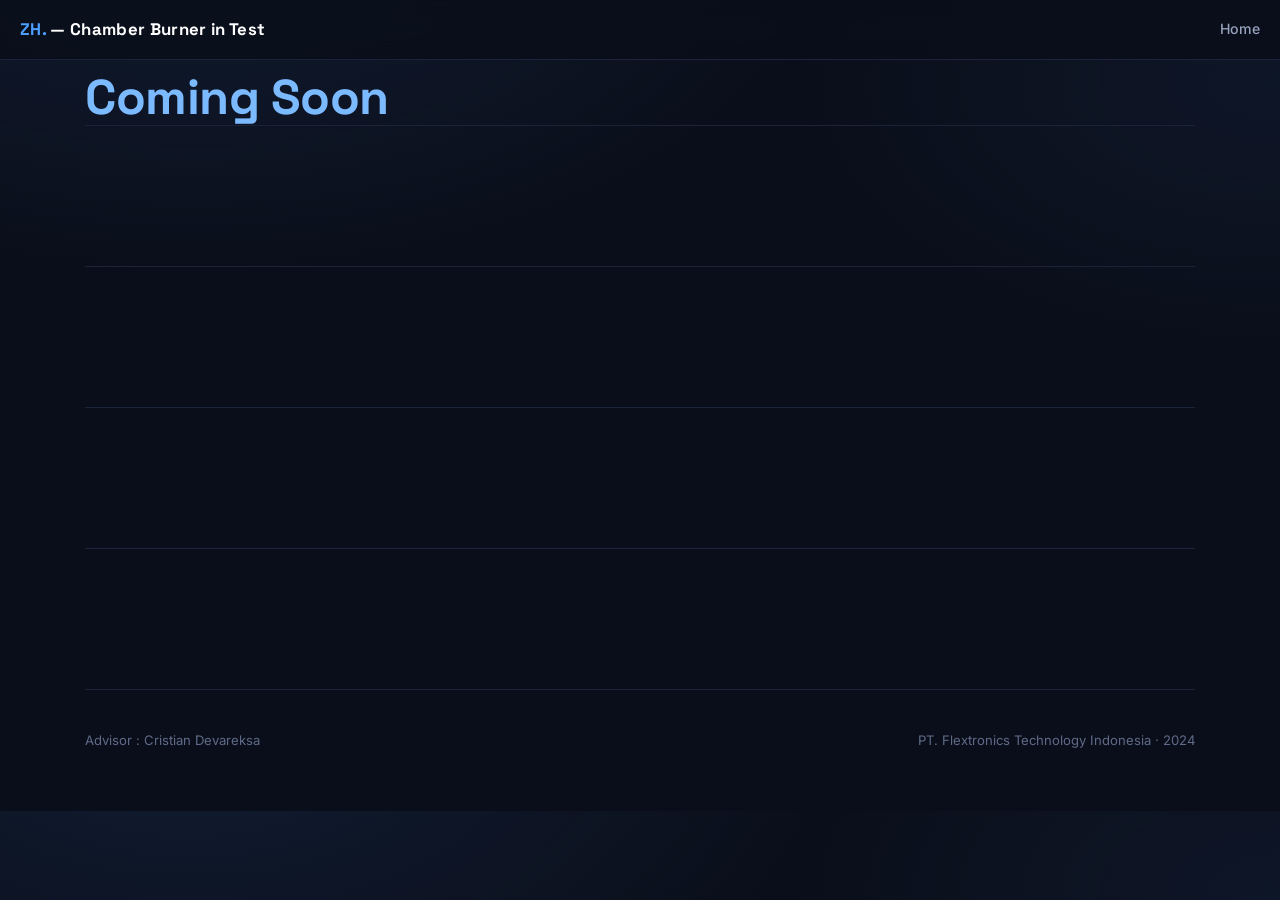
<file: project-burner.html>
<!DOCTYPE html>
<html lang="id">
<head>
<meta charset="UTF-8">
<meta name="viewport" content="width=device-width, initial-scale=1.0">
<title>Automatic Hi-Pot Testing Machine — PLC Control System</title>
<link rel="preconnect" href="https://fonts.googleapis.com">
<link rel="preconnect" href="https://fonts.gstatic.com" crossorigin>
<link href="https://fonts.googleapis.com/css2?family=Space+Grotesk:wght@400;500;600;700&family=Inter:wght@400;500;600;700&family=JetBrains+Mono:wght@400;500&display=swap" rel="stylesheet">
<style>
  :root{
    --bg: #0a0e1a;
    --bg-soft: #0d1220;
    --surface: #121a2c;
    --surface-2: #161f38;
    --border: #232f4a;
    --border-soft: #1a2338;
    --text: #e8edf7;
    --text-dim: #97a3bd;
    --text-faint: #5f6b87;
    --accent: #4d9fff;
    --accent-bright: #7cbaff;
    --accent-dim: rgba(77,159,255,0.12);
    --accent-line: rgba(77,159,255,0.28);
    --good: #34d399;
    --warn: #f5a55a;
    --bad: #f2617a;
    --radius: 14px;
  }

  *{box-sizing:border-box; margin:0; padding:0;}
  html{scroll-behavior:smooth;}
  body{
    background:
      radial-gradient(1100px 600px at 15% -10%, rgba(77,159,255,0.10), transparent 60%),
      radial-gradient(900px 500px at 100% 10%, rgba(77,159,255,0.06), transparent 55%),
      var(--bg);
    color:var(--text);
    font-family:'Inter', -apple-system, sans-serif;
    line-height:1.6;
    -webkit-font-smoothing:antialiased;
  }
  h1,h2,h3,h4{
    font-family:'Space Grotesk', 'Inter', sans-serif; 
    letter-spacing:-0.01em; 
    color:#fff;
  }
  .mono{font-family:'JetBrains Mono', monospace;}
  a{color:var(--accent-bright);}
  img{max-width:100%; display:block;}
  .wrap{
    max-width:1150px; 
    margin:0 auto; 
    padding:0 20px;
  }

  /* ---------- NAV ---------- */
  header.site-nav{
    position:sticky; top:0; z-index:50;
    background:rgba(10,14,26,0.82);
    backdrop-filter:blur(10px);
    border-bottom:1px solid var(--border-soft);
  }
  .nav-inner{
    max-width:1280px; margin:0 auto; padding:16px 20px;
    display:flex;
    align-items:center;
    justify-content:space-between;
  }
  .logo{
    font-family:'Space Grotesk', sans-serif; font-weight:700; font-size:1.05rem;
    color:#fff; letter-spacing:0.02em;
  }
  .logo span{color:var(--accent);}
  nav.links{display:flex; gap:28px;}
  nav.links a{
    color:var(--text-dim); text-decoration:none; font-size:0.88rem; font-weight:500;
    transition:color .15s;
  }
  nav.links a:hover{
    color:var(--text);
  }

  /* ---------- HERO ---------- */
  .hero{
    padding:10px 0 56px;
  }
  .eyebrow{
    display:inline-flex; 
    align-items:center; 
    gap:8px;
    font-family:'JetBrains Mono', monospace; 
    font-size:0.74rem; 
    letter-spacing:0.08em;
    text-transform:uppercase; 
    color:var(--accent-bright);
    background:var(--accent-dim); 
    border:1px solid var(--accent-line);
    padding:6px 12px; 
    border-radius:100px; 
    margin-bottom:22px;
  }
  .eyebrow::before{
    content:"●"; 
    font-size:0.55rem; 
    color:var(--good);
  }
  .hero-flex{
    margin-top:10px; 
    display:flex; 
    align-items:stretch; 
    gap:4px; 
  }
  .hero-left{
    flex:1;
    min-width:0;
    display:flex; 
    flex-direction:column;
    justify-content:flex-start;
  }
  .hero-right{
    flex:0 0 330px;
    width:460px;
    position:relative;
    min-height:280px;
  }
  .hero-right .poster-frame{
    position:absolute;
    inset:0;
    margin-top:0;
    display:flex;
  }
  .hero h1{
    font-size:clamp(1.9rem, 4.2vw, 3.05rem);
    font-weight:700; 
    line-height:1.12; 
    max-width:max-content;
    text-align:justify;
  }
  .hero h1 em{
    font-style:normal; 
    color:var(--accent-bright);
  }
  .hero p.lede{
    margin-top:20px;
    color:var(--text-dim); 
    font-size:1.06rem; 
    max-width:max-content;
    text-align: justify;
  }
  .author-row{
    margin-top:28px; 
    display:flex; 
    flex-wrap:wrap; 
    gap:10px;
  }
  .pill{
    font-size:0.82rem; color:var(--text-dim); background:var(--surface);
    border:1px solid var(--border); padding:7px 14px; border-radius:100px;
  }
  .pill b{
    color:var(--text); 
    font-weight:600;
  }

  /* ---------- STAT STRIP ---------- */
  .stat-strip{
    margin-top:46px; 
    display:grid; 
    grid-template-columns:repeat(4,1fr); 
    gap:1px;
    background:var(--border); 
    border:1px solid var(--border); 
    border-radius:var(--radius);
    overflow:hidden;
  }
  .stat{
    background:var(--surface); 
    padding:22px 20px;
  }
  .stat .num{
    font-family:'Space Grotesk', sans-serif; 
    font-size:1.7rem; font-weight:700; 
    color:var(--accent-bright);
    line-height:1.1;
  }
  .stat .label{
    font-size:0.8rem; 
    color:var(--text-dim); 
    margin-top:6px;
  }

  /* ---------- POSTER ---------- */
  .poster-frame{
    border:1px solid var(--border); 
    border-radius:var(--radius);
    overflow:hidden; 
    background:var(--surface);
    width:100%;
  }
  .poster-frame img{
    width:100%; 
    height:100%; 
    object-fit:contain;
    display:block;
  }
  .poster-cap{
    padding:12px 20px; 
    font-size:0.8rem; 
    color:var(--text-faint); 
    border-top:1px solid var(--border-soft);
  }

  /* ---------- SECTION SCAFFOLD ---------- */
  section{
    padding:70px 0;
  }
  section + section{
    border-top:1px solid var(--border-soft);
  }
  .sec-head{
    display:flex; 
    align-items:baseline; 
    gap:16px; margin-bottom:36px;
  }
  .sec-num{
    font-family:'JetBrains Mono', monospace; 
    color:var(--text-faint); 
    font-size:0.9rem;
  }
  .sec-head h2{
    font-size:1.7rem;
  }
  .sec-lede{
    color:var(--text-dim); 
    max-width:fit-content; 
    margin-bottom:36px; 
    font-size:1rem;
    text-align: justify;
  }

  /* ---------- INTRO / TWO COL ---------- */
  .two-col{
    display:grid; 
    grid-template-columns:1.1fr 0.9fr; 
    gap:44px;
  }
  .prose p{
    color:var(--text-dim); 
    margin-bottom:16px;
    text-align:justify;
  }
  .prose strong{
    color:var(--text); 
    font-weight:600;
  }
  .callout{
    background:var(--surface); 
    border:1px solid var(--border); 
    border-radius:var(--radius);
    padding:22px 24px;
  }
  .callout h4{
    font-size:0.92rem; 
    color:var(--accent-bright); 
    margin-bottom:12px; 
    font-family:'JetBrains Mono', monospace; 
    text-transform:uppercase; 
    letter-spacing:0.05em; 
    font-weight:500;
  }
  .callout ul{
    padding-left:18px; 
    color:var(--text-dim); 
    font-size:0.93rem;
    text-align:justify;
  }
  .callout li{
    margin-bottom:8px;
  }
  .callout li::marker{
    color:var(--accent);
  }

  /* ---------- METHOD FLOW ---------- */
  .flow{
    display:grid; grid-template-columns:repeat(4,1fr); gap:14px; margin-bottom:40px;
  }
  .flow-step{
    background:var(--surface);
    border:1px solid var(--border);
    border-radius:var(--radius);
    padding:20px 18px;
    position:relative;
  }
  
  .flow-step .idx{
    font-family:'JetBrains Mono', monospace;
    color:var(--accent); font-size:0.78rem;
    margin-bottom:10px; display:block;
  }

  .flow-step h4{
    font-size:0.91rem;
    margin-bottom:6px;
    color:#fff;
  }

  .flow-step p{
    font-size:0.68rem;
    color:var(--text-dim);
    text-align:justify;
  }

  .flow-arrow{
    display:none;
  }

  .method-grid{
    display:grid; 
    grid-template-columns:1fr 1fr; 
    gap:24px; 
    margin-top:8px;
  }

  .stack{
    display:flex; 
    flex-direction:column; 
    gap:24px;
  }
  
  .img-card{
    background:var(--surface); 
    border:1px solid var(--border); 
    border-radius:var(--radius); 
    overflow:hidden;
  }

  .img-card img{width:100%; background:#fff;}
  .img-card .cap{padding:14px 18px; font-size:0.85rem; color:var(--text-dim); border-top:1px solid var(--border-soft);}
  .img-card .cap b{color:var(--text);}

  table.spec{
    width:100%; border-collapse:collapse; font-size:0.87rem; margin-top:6px;
  }
  table.spec th, table.spec td{
    text-align:left; padding:10px 14px; border-bottom:1px solid var(--border-soft);
  }
  table.spec th{color:var(--text-faint); font-weight:500; font-family:'JetBrains Mono', monospace; font-size:0.72rem; text-transform:uppercase; letter-spacing:0.05em;}
  table.spec td{color:var(--text-dim);}
  table.spec td.k{color:var(--text); font-weight:500;}
  table.spec tr:last-child td{border-bottom:none;}

  .rule-badges{
    display:flex;
    flex-wrap:wrap;
    justify-content:center;
    gap:20px; 
    margin-top:14px;
    margin-bottom:14px;
  }
  
  .rule-badge{
    font-family:'JetBrains Mono', monospace; 
    font-size:0.75rem; 
    padding:6px 11px; 
    border-radius:8px;
    background:var(--bg-soft); 
    border:1px solid var(--border); 
    color:var(--text-dim);
  }
  
  .rule-badge b{
    color:var(--accent-bright);
  }

  /* ---------- RESULTS ---------- */
  .result-block{
    margin-bottom:52px;
  }
  .result-block:last-child{
    margin-bottom:0;
  }
  .result-block h3{
    font-size:1.15rem; 
    margin-bottom:6px;
  }
  .result-block .sub{
    color:var(--text-dim);
    font-size:0.92rem; 
    margin-bottom:22px; 
    max-width:max-content;
    text-align:justify;
  }
  .compare-grid{
    display:grid; 
    grid-template-columns:1fr 1fr 1fr; 
    gap:24px;
  }
  .compare-grid .img-card .cap{
    display:flex; 
    justify-content:space-between; 
    align-items:center;
  }
  .tag{
    font-size:0.7rem; 
    padding:3px 9px; 
    border-radius:100px; 
    font-family:'JetBrains Mono', monospace;
  }
  .tag.normal{
    background:rgba(97, 165, 242, 0.14); 
    color:#2f8fe6;
  }
  .tag.on{
    background:rgba(242,97,122,0.14); 
    color:var(--bad);
  }
  .tag.fz{
    background:rgba(52,211,153,0.14); 
    color:var(--good);
  }

  /* OCPI bar chart (signature element) */
  .ocpi-panel{
    background:var(--surface); 
    border:1px solid var(--border); 
    border-radius:var(--radius);
    padding:28px 30px;
  }
  .ocpi-row{display:flex; align-items:center; gap:18px; margin-bottom:20px;}
  .ocpi-row:last-child{margin-bottom:0;}
  .ocpi-name{width:170px; font-size:0.88rem; color:var(--text-dim); flex-shrink:0;}
  .ocpi-name b{color:var(--text); display:block; font-size:0.92rem;}
  .ocpi-track{flex:1; background:var(--bg-soft); border-radius:8px; height:26px; position:relative; overflow:hidden; border:1px solid var(--border-soft);}
  .ocpi-fill{height:100%; border-radius:8px; display:flex; align-items:center; justify-content:flex-end; padding-right:10px;}
  .ocpi-fill span{font-family:'JetBrains Mono', monospace; font-size:0.78rem; color:#0a0e1a; font-weight:600;}
  .ocpi-fill.best{background:linear-gradient(90deg, #2f8fe6, #7cbaff);}
  .ocpi-fill.mid{background:#4a5a7a;}
  .ocpi-fill.low{background:#37425e;}
  .ocpi-panel .foot-note{margin-top:20px; font-size:0.8rem; color:var(--text-faint); border-top:1px solid var(--border-soft); padding-top:16px;}

  .data-table-wrap{
    background:var(--surface); 
    border:1px solid var(--border); 
    border-radius:var(--radius);
    padding:6px 24px; 
    margin-top:28px; 
    overflow-x:auto;
  }

  /* ---------- Gallery ---------- */
  .gallery{display:grid; grid-template-columns:1fr 1.4fr; gap:24px;}
  .gallery .img-card:first-child{grid-row:span 1;}

  /* ---------- Conclusion ---------- */
  .conclusion-card{
    background:linear-gradient(160deg, rgba(77,159,255,0.09), rgba(77,159,255,0.02));
    border:1px solid var(--accent-line); 
    border-radius:var(--radius); 
    padding:36px;
  }
  .conclusion-card p{
    color:var(--text-dim); 
    margin-bottom:14px; 
    max-width:fit-content;
    text-align:justify;
  }
  .conclusion-card p:last-child{
    margin-bottom:0;
  }
  .conclusion-card strong{
    color:var(--text);
  }

  footer{
    padding:40px 0 60px; 
    border-top:1px solid var(--border-soft);
    display:flex; 
    justify-content:space-between; 
    flex-wrap:wrap;
    gap:12px;
    color:var(--text-faint); 
    font-size:0.82rem;
  }
  footer a{
    color:var(--text-dim); 
    text-decoration:none;
  }

  @media (max-width:820px){
    .two-col, .method-grid, .compare-grid, .gallery{grid-template-columns:1fr;}
    .hero-flex{flex-direction:column;}
    .hero-right{width:100%; max-width:320px; min-height:0; margin-top:8px; position:static;}
    .hero-right .poster-frame{position:static; height:auto;}
    .poster-frame img{height:auto; object-fit:contain;}
    .flow{grid-template-columns:1fr 1fr;}
    .stat-strip{grid-template-columns:1fr 1fr;}
    .ocpi-name{width:120px; font-size:0.8rem;}
  }
  @media (max-width:520px){
    .flow{grid-template-columns:1fr;}
    .stat-strip{grid-template-columns:1fr;}
  }

  ::selection{background:var(--accent-dim); color:#fff;}
</style>
</head>
<body>

<header class="site-nav">
  <div class="nav-inner">
    <div class="logo"><span>ZH.</span> — Chamber Burner in Test</div>
    <nav class="links">
      <a href="index.html">Home</a>
      <!-- <a href="#pendahuluan">Pendahuluan</a>
      <a href="#metodologi">Metodologi</a>
      <a href="#hasil">Hasil</a>
      <a href="#kesimpulan">Kesimpulan</a> -->
    </nav>
  </div>
</header>

<div class="wrap">

  <!-- ================= HERO ================= -->
  <section class="hero" style="padding-bottom:0;">
    <div>
      <h1><em>Coming Soon</em></h1>
    </div>
  </section>

  <!-- ================= PENDAHULUAN ================= -->
  <section id="pendahuluan">
    
  </section>

  <!-- ================= METODOLOGI ================= -->
  <section id="metodologi">
    
  </section>

  <!-- ================= HASIL ================= -->
  <section id="hasil">
    
  </section>

  <!-- ================= KESIMPULAN ================= -->
  <section id="kesimpulan">
    
  </section>

  <footer>
    <div>Advisor : Cristian Devareksa</div>
    <div>PT. Flextronics Technology Indonesia · 2024</div>
  </footer>

</div>
</body>
</html>
</file>
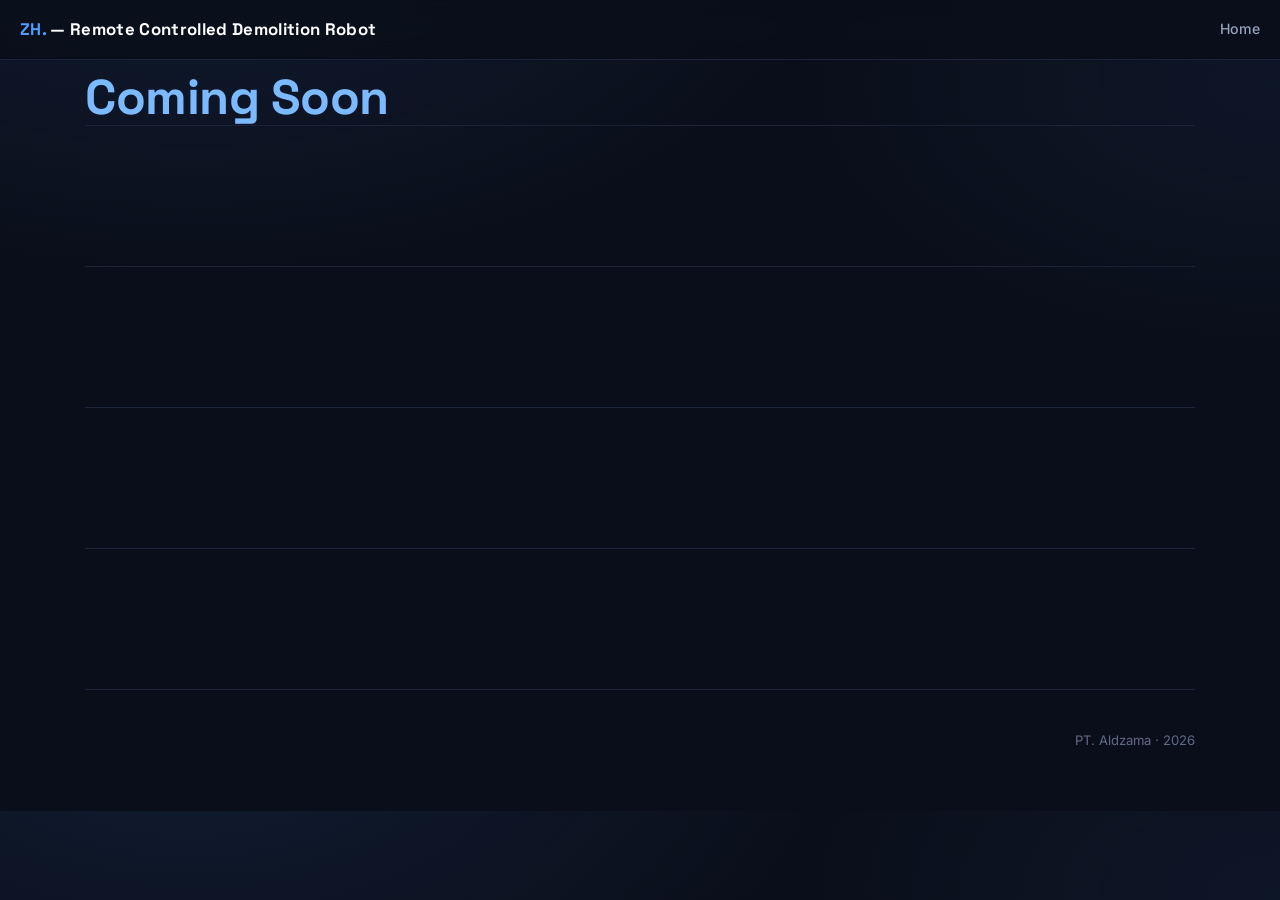
<file: project-demolition.html>
<!DOCTYPE html>
<html lang="id">
<head>
<meta charset="UTF-8">
<meta name="viewport" content="width=device-width, initial-scale=1.0">
<title>Automatic Hi-Pot Testing Machine — PLC Control System</title>
<link rel="preconnect" href="https://fonts.googleapis.com">
<link rel="preconnect" href="https://fonts.gstatic.com" crossorigin>
<link href="https://fonts.googleapis.com/css2?family=Space+Grotesk:wght@400;500;600;700&family=Inter:wght@400;500;600;700&family=JetBrains+Mono:wght@400;500&display=swap" rel="stylesheet">
<style>
  :root{
    --bg: #0a0e1a;
    --bg-soft: #0d1220;
    --surface: #121a2c;
    --surface-2: #161f38;
    --border: #232f4a;
    --border-soft: #1a2338;
    --text: #e8edf7;
    --text-dim: #97a3bd;
    --text-faint: #5f6b87;
    --accent: #4d9fff;
    --accent-bright: #7cbaff;
    --accent-dim: rgba(77,159,255,0.12);
    --accent-line: rgba(77,159,255,0.28);
    --good: #34d399;
    --warn: #f5a55a;
    --bad: #f2617a;
    --radius: 14px;
  }

  *{box-sizing:border-box; margin:0; padding:0;}
  html{scroll-behavior:smooth;}
  body{
    background:
      radial-gradient(1100px 600px at 15% -10%, rgba(77,159,255,0.10), transparent 60%),
      radial-gradient(900px 500px at 100% 10%, rgba(77,159,255,0.06), transparent 55%),
      var(--bg);
    color:var(--text);
    font-family:'Inter', -apple-system, sans-serif;
    line-height:1.6;
    -webkit-font-smoothing:antialiased;
  }
  h1,h2,h3,h4{
    font-family:'Space Grotesk', 'Inter', sans-serif; 
    letter-spacing:-0.01em; 
    color:#fff;
  }
  .mono{font-family:'JetBrains Mono', monospace;}
  a{color:var(--accent-bright);}
  img{max-width:100%; display:block;}
  .wrap{
    max-width:1150px; 
    margin:0 auto; 
    padding:0 20px;
  }

  /* ---------- NAV ---------- */
  header.site-nav{
    position:sticky; top:0; z-index:50;
    background:rgba(10,14,26,0.82);
    backdrop-filter:blur(10px);
    border-bottom:1px solid var(--border-soft);
  }
  .nav-inner{
    max-width:1280px; margin:0 auto; padding:16px 20px;
    display:flex;
    align-items:center;
    justify-content:space-between;
  }
  .logo{
    font-family:'Space Grotesk', sans-serif; font-weight:700; font-size:1.05rem;
    color:#fff; letter-spacing:0.02em;
  }
  .logo span{color:var(--accent);}
  nav.links{display:flex; gap:28px;}
  nav.links a{
    color:var(--text-dim); text-decoration:none; font-size:0.88rem; font-weight:500;
    transition:color .15s;
  }
  nav.links a:hover{
    color:var(--text);
  }

  /* ---------- HERO ---------- */
  .hero{
    padding:10px 0 56px;
  }
  .eyebrow{
    display:inline-flex; 
    align-items:center; 
    gap:8px;
    font-family:'JetBrains Mono', monospace; 
    font-size:0.74rem; 
    letter-spacing:0.08em;
    text-transform:uppercase; 
    color:var(--accent-bright);
    background:var(--accent-dim); 
    border:1px solid var(--accent-line);
    padding:6px 12px; 
    border-radius:100px; 
    margin-bottom:22px;
  }
  .eyebrow::before{
    content:"●"; 
    font-size:0.55rem; 
    color:var(--good);
  }
  .hero-flex{
    margin-top:10px; 
    display:flex; 
    align-items:stretch; 
    gap:4px; 
  }
  .hero-left{
    flex:1;
    min-width:0;
    display:flex; 
    flex-direction:column;
    justify-content:flex-start;
  }
  .hero-right{
    flex:0 0 330px;
    width:460px;
    position:relative;
    min-height:280px;
  }
  .hero-right .poster-frame{
    position:absolute;
    inset:0;
    margin-top:0;
    display:flex;
  }
  .hero h1{
    font-size:clamp(1.9rem, 4.2vw, 3.05rem);
    font-weight:700; 
    line-height:1.12; 
    max-width:max-content;
    text-align:justify;
  }
  .hero h1 em{
    font-style:normal; 
    color:var(--accent-bright);
  }
  .hero p.lede{
    margin-top:20px;
    color:var(--text-dim); 
    font-size:1.06rem; 
    max-width:max-content;
    text-align: justify;
  }
  .author-row{
    margin-top:28px; 
    display:flex; 
    flex-wrap:wrap; 
    gap:10px;
  }
  .pill{
    font-size:0.82rem; color:var(--text-dim); background:var(--surface);
    border:1px solid var(--border); padding:7px 14px; border-radius:100px;
  }
  .pill b{
    color:var(--text); 
    font-weight:600;
  }

  /* ---------- STAT STRIP ---------- */
  .stat-strip{
    margin-top:46px; 
    display:grid; 
    grid-template-columns:repeat(4,1fr); 
    gap:1px;
    background:var(--border); 
    border:1px solid var(--border); 
    border-radius:var(--radius);
    overflow:hidden;
  }
  .stat{
    background:var(--surface); 
    padding:22px 20px;
  }
  .stat .num{
    font-family:'Space Grotesk', sans-serif; 
    font-size:1.7rem; font-weight:700; 
    color:var(--accent-bright);
    line-height:1.1;
  }
  .stat .label{
    font-size:0.8rem; 
    color:var(--text-dim); 
    margin-top:6px;
  }

  /* ---------- POSTER ---------- */
  .poster-frame{
    border:1px solid var(--border); 
    border-radius:var(--radius);
    overflow:hidden; 
    background:var(--surface);
    width:100%;
  }
  .poster-frame img{
    width:100%; 
    height:100%; 
    object-fit:contain;
    display:block;
  }
  .poster-cap{
    padding:12px 20px; 
    font-size:0.8rem; 
    color:var(--text-faint); 
    border-top:1px solid var(--border-soft);
  }

  /* ---------- SECTION SCAFFOLD ---------- */
  section{
    padding:70px 0;
  }
  section + section{
    border-top:1px solid var(--border-soft);
  }
  .sec-head{
    display:flex; 
    align-items:baseline; 
    gap:16px; margin-bottom:36px;
  }
  .sec-num{
    font-family:'JetBrains Mono', monospace; 
    color:var(--text-faint); 
    font-size:0.9rem;
  }
  .sec-head h2{
    font-size:1.7rem;
  }
  .sec-lede{
    color:var(--text-dim); 
    max-width:fit-content; 
    margin-bottom:36px; 
    font-size:1rem;
    text-align: justify;
  }

  /* ---------- INTRO / TWO COL ---------- */
  .two-col{
    display:grid; 
    grid-template-columns:1.1fr 0.9fr; 
    gap:44px;
  }
  .prose p{
    color:var(--text-dim); 
    margin-bottom:16px;
    text-align:justify;
  }
  .prose strong{
    color:var(--text); 
    font-weight:600;
  }
  .callout{
    background:var(--surface); 
    border:1px solid var(--border); 
    border-radius:var(--radius);
    padding:22px 24px;
  }
  .callout h4{
    font-size:0.92rem; 
    color:var(--accent-bright); 
    margin-bottom:12px; 
    font-family:'JetBrains Mono', monospace; 
    text-transform:uppercase; 
    letter-spacing:0.05em; 
    font-weight:500;
  }
  .callout ul{
    padding-left:18px; 
    color:var(--text-dim); 
    font-size:0.93rem;
    text-align:justify;
  }
  .callout li{
    margin-bottom:8px;
  }
  .callout li::marker{
    color:var(--accent);
  }

  /* ---------- METHOD FLOW ---------- */
  .flow{
    display:grid; grid-template-columns:repeat(4,1fr); gap:14px; margin-bottom:40px;
  }
  .flow-step{
    background:var(--surface);
    border:1px solid var(--border);
    border-radius:var(--radius);
    padding:20px 18px;
    position:relative;
  }
  
  .flow-step .idx{
    font-family:'JetBrains Mono', monospace;
    color:var(--accent); font-size:0.78rem;
    margin-bottom:10px; display:block;
  }

  .flow-step h4{
    font-size:0.91rem;
    margin-bottom:6px;
    color:#fff;
  }

  .flow-step p{
    font-size:0.68rem;
    color:var(--text-dim);
    text-align:justify;
  }

  .flow-arrow{
    display:none;
  }

  .method-grid{
    display:grid; 
    grid-template-columns:1fr 1fr; 
    gap:24px; 
    margin-top:8px;
  }

  .stack{
    display:flex; 
    flex-direction:column; 
    gap:24px;
  }
  
  .img-card{
    background:var(--surface); 
    border:1px solid var(--border); 
    border-radius:var(--radius); 
    overflow:hidden;
  }

  .img-card img{width:100%; background:#fff;}
  .img-card .cap{padding:14px 18px; font-size:0.85rem; color:var(--text-dim); border-top:1px solid var(--border-soft);}
  .img-card .cap b{color:var(--text);}

  table.spec{
    width:100%; border-collapse:collapse; font-size:0.87rem; margin-top:6px;
  }
  table.spec th, table.spec td{
    text-align:left; padding:10px 14px; border-bottom:1px solid var(--border-soft);
  }
  table.spec th{color:var(--text-faint); font-weight:500; font-family:'JetBrains Mono', monospace; font-size:0.72rem; text-transform:uppercase; letter-spacing:0.05em;}
  table.spec td{color:var(--text-dim);}
  table.spec td.k{color:var(--text); font-weight:500;}
  table.spec tr:last-child td{border-bottom:none;}

  .rule-badges{
    display:flex;
    flex-wrap:wrap;
    justify-content:center;
    gap:20px; 
    margin-top:14px;
    margin-bottom:14px;
  }
  
  .rule-badge{
    font-family:'JetBrains Mono', monospace; 
    font-size:0.75rem; 
    padding:6px 11px; 
    border-radius:8px;
    background:var(--bg-soft); 
    border:1px solid var(--border); 
    color:var(--text-dim);
  }
  
  .rule-badge b{
    color:var(--accent-bright);
  }

  /* ---------- RESULTS ---------- */
  .result-block{
    margin-bottom:52px;
  }
  .result-block:last-child{
    margin-bottom:0;
  }
  .result-block h3{
    font-size:1.15rem; 
    margin-bottom:6px;
  }
  .result-block .sub{
    color:var(--text-dim);
    font-size:0.92rem; 
    margin-bottom:22px; 
    max-width:max-content;
    text-align:justify;
  }
  .compare-grid{
    display:grid; 
    grid-template-columns:1fr 1fr 1fr; 
    gap:24px;
  }
  .compare-grid .img-card .cap{
    display:flex; 
    justify-content:space-between; 
    align-items:center;
  }
  .tag{
    font-size:0.7rem; 
    padding:3px 9px; 
    border-radius:100px; 
    font-family:'JetBrains Mono', monospace;
  }
  .tag.normal{
    background:rgba(97, 165, 242, 0.14); 
    color:#2f8fe6;
  }
  .tag.on{
    background:rgba(242,97,122,0.14); 
    color:var(--bad);
  }
  .tag.fz{
    background:rgba(52,211,153,0.14); 
    color:var(--good);
  }

  /* OCPI bar chart (signature element) */
  .ocpi-panel{
    background:var(--surface); 
    border:1px solid var(--border); 
    border-radius:var(--radius);
    padding:28px 30px;
  }
  .ocpi-row{display:flex; align-items:center; gap:18px; margin-bottom:20px;}
  .ocpi-row:last-child{margin-bottom:0;}
  .ocpi-name{width:170px; font-size:0.88rem; color:var(--text-dim); flex-shrink:0;}
  .ocpi-name b{color:var(--text); display:block; font-size:0.92rem;}
  .ocpi-track{flex:1; background:var(--bg-soft); border-radius:8px; height:26px; position:relative; overflow:hidden; border:1px solid var(--border-soft);}
  .ocpi-fill{height:100%; border-radius:8px; display:flex; align-items:center; justify-content:flex-end; padding-right:10px;}
  .ocpi-fill span{font-family:'JetBrains Mono', monospace; font-size:0.78rem; color:#0a0e1a; font-weight:600;}
  .ocpi-fill.best{background:linear-gradient(90deg, #2f8fe6, #7cbaff);}
  .ocpi-fill.mid{background:#4a5a7a;}
  .ocpi-fill.low{background:#37425e;}
  .ocpi-panel .foot-note{margin-top:20px; font-size:0.8rem; color:var(--text-faint); border-top:1px solid var(--border-soft); padding-top:16px;}

  .data-table-wrap{
    background:var(--surface); 
    border:1px solid var(--border); 
    border-radius:var(--radius);
    padding:6px 24px; 
    margin-top:28px; 
    overflow-x:auto;
  }

  /* ---------- Gallery ---------- */
  .gallery{display:grid; grid-template-columns:1fr 1.4fr; gap:24px;}
  .gallery .img-card:first-child{grid-row:span 1;}

  /* ---------- Conclusion ---------- */
  .conclusion-card{
    background:linear-gradient(160deg, rgba(77,159,255,0.09), rgba(77,159,255,0.02));
    border:1px solid var(--accent-line); 
    border-radius:var(--radius); 
    padding:36px;
  }
  .conclusion-card p{
    color:var(--text-dim); 
    margin-bottom:14px; 
    max-width:fit-content;
    text-align:justify;
  }
  .conclusion-card p:last-child{
    margin-bottom:0;
  }
  .conclusion-card strong{
    color:var(--text);
  }

  footer{
    padding:40px 0 60px; 
    border-top:1px solid var(--border-soft);
    justify-content:space-between; 
    flex-wrap:wrap;
    gap:12px;
    color:var(--text-faint); 
    font-size:0.82rem;
    text-align:right;
  }
  footer a{
    color:var(--text-dim); 
    text-decoration:none;
  }

  @media (max-width:820px){
    .two-col, .method-grid, .compare-grid, .gallery{grid-template-columns:1fr;}
    .hero-flex{flex-direction:column;}
    .hero-right{width:100%; max-width:320px; min-height:0; margin-top:8px; position:static;}
    .hero-right .poster-frame{position:static; height:auto;}
    .poster-frame img{height:auto; object-fit:contain;}
    .flow{grid-template-columns:1fr 1fr;}
    .stat-strip{grid-template-columns:1fr 1fr;}
    .ocpi-name{width:120px; font-size:0.8rem;}
  }
  @media (max-width:520px){
    .flow{grid-template-columns:1fr;}
    .stat-strip{grid-template-columns:1fr;}
  }

  ::selection{background:var(--accent-dim); color:#fff;}
</style>
</head>
<body>

<header class="site-nav">
  <div class="nav-inner">
    <div class="logo"><span>ZH.</span> — Remote Controlled Demolition Robot</div>
    <nav class="links">
      <a href="index.html">Home</a>
      <!-- <a href="#pendahuluan">Pendahuluan</a>
      <a href="#metodologi">Metodologi</a>
      <a href="#hasil">Hasil</a>
      <a href="#kesimpulan">Kesimpulan</a> -->
    </nav>
  </div>
</header>

<div class="wrap">

  <!-- ================= HERO ================= -->
  <section class="hero" style="padding-bottom:0;">
    <div>
    <h1><em>Coming Soon</em></h1>
    </div>
  </section>

  <!-- ================= PENDAHULUAN ================= -->
  <section id="pendahuluan">
    
  </section>

  <!-- ================= METODOLOGI ================= -->
  <section id="metodologi">
    
  </section>

  <!-- ================= HASIL ================= -->
  <section id="hasil">
    
  </section>

  <!-- ================= KESIMPULAN ================= -->
  <section id="kesimpulan">
    
  </section>

  <footer>
    <div>PT. Aldzama · 2026</div>
  </footer>

</div>
</body>
</html>
</file>
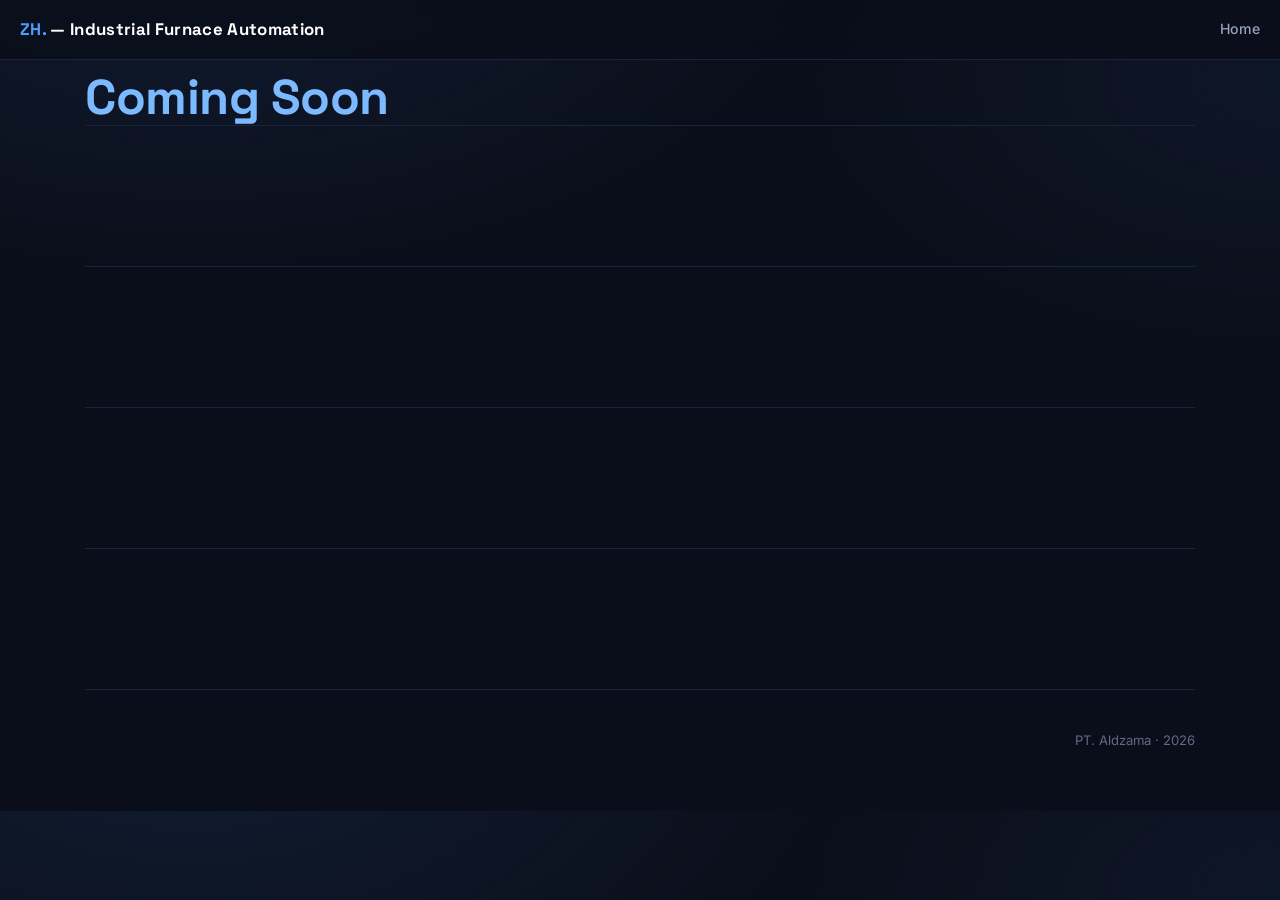
<file: project-furnace.html>
<!DOCTYPE html>
<html lang="id">
<head>
<meta charset="UTF-8">
<meta name="viewport" content="width=device-width, initial-scale=1.0">
<title>Automatic Hi-Pot Testing Machine — PLC Control System</title>
<link rel="preconnect" href="https://fonts.googleapis.com">
<link rel="preconnect" href="https://fonts.gstatic.com" crossorigin>
<link href="https://fonts.googleapis.com/css2?family=Space+Grotesk:wght@400;500;600;700&family=Inter:wght@400;500;600;700&family=JetBrains+Mono:wght@400;500&display=swap" rel="stylesheet">
<style>
  :root{
    --bg: #0a0e1a;
    --bg-soft: #0d1220;
    --surface: #121a2c;
    --surface-2: #161f38;
    --border: #232f4a;
    --border-soft: #1a2338;
    --text: #e8edf7;
    --text-dim: #97a3bd;
    --text-faint: #5f6b87;
    --accent: #4d9fff;
    --accent-bright: #7cbaff;
    --accent-dim: rgba(77,159,255,0.12);
    --accent-line: rgba(77,159,255,0.28);
    --good: #34d399;
    --warn: #f5a55a;
    --bad: #f2617a;
    --radius: 14px;
  }

  *{box-sizing:border-box; margin:0; padding:0;}
  html{scroll-behavior:smooth;}
  body{
    background:
      radial-gradient(1100px 600px at 15% -10%, rgba(77,159,255,0.10), transparent 60%),
      radial-gradient(900px 500px at 100% 10%, rgba(77,159,255,0.06), transparent 55%),
      var(--bg);
    color:var(--text);
    font-family:'Inter', -apple-system, sans-serif;
    line-height:1.6;
    -webkit-font-smoothing:antialiased;
  }
  h1,h2,h3,h4{
    font-family:'Space Grotesk', 'Inter', sans-serif; 
    letter-spacing:-0.01em; 
    color:#fff;
  }
  .mono{font-family:'JetBrains Mono', monospace;}
  a{color:var(--accent-bright);}
  img{max-width:100%; display:block;}
  .wrap{
    max-width:1150px; 
    margin:0 auto; 
    padding:0 20px;
  }

  /* ---------- NAV ---------- */
  header.site-nav{
    position:sticky; top:0; z-index:50;
    background:rgba(10,14,26,0.82);
    backdrop-filter:blur(10px);
    border-bottom:1px solid var(--border-soft);
  }
  .nav-inner{
    max-width:1280px; margin:0 auto; padding:16px 20px;
    display:flex;
    align-items:center;
    justify-content:space-between;
  }
  .logo{
    font-family:'Space Grotesk', sans-serif; font-weight:700; font-size:1.05rem;
    color:#fff; letter-spacing:0.02em;
  }
  .logo span{color:var(--accent);}
  nav.links{display:flex; gap:28px;}
  nav.links a{
    color:var(--text-dim); text-decoration:none; font-size:0.88rem; font-weight:500;
    transition:color .15s;
  }
  nav.links a:hover{
    color:var(--text);
  }

  /* ---------- HERO ---------- */
  .hero{
    padding:10px 0 56px;
  }
  .eyebrow{
    display:inline-flex; 
    align-items:center; 
    gap:8px;
    font-family:'JetBrains Mono', monospace; 
    font-size:0.74rem; 
    letter-spacing:0.08em;
    text-transform:uppercase; 
    color:var(--accent-bright);
    background:var(--accent-dim); 
    border:1px solid var(--accent-line);
    padding:6px 12px; 
    border-radius:100px; 
    margin-bottom:22px;
  }
  .eyebrow::before{
    content:"●"; 
    font-size:0.55rem; 
    color:var(--good);
  }
  .hero-flex{
    margin-top:10px; 
    display:flex; 
    align-items:stretch; 
    gap:4px; 
  }
  .hero-left{
    flex:1;
    min-width:0;
    display:flex; 
    flex-direction:column;
    justify-content:flex-start;
  }
  .hero-right{
    flex:0 0 330px;
    width:460px;
    position:relative;
    min-height:280px;
  }
  .hero-right .poster-frame{
    position:absolute;
    inset:0;
    margin-top:0;
    display:flex;
  }
  .hero h1{
    font-size:clamp(1.9rem, 4.2vw, 3.05rem);
    font-weight:700; 
    line-height:1.12; 
    max-width:max-content;
    text-align:justify;
  }
  .hero h1 em{
    font-style:normal; 
    color:var(--accent-bright);
  }
  .hero p.lede{
    margin-top:20px;
    color:var(--text-dim); 
    font-size:1.06rem; 
    max-width:max-content;
    text-align: justify;
  }
  .author-row{
    margin-top:28px; 
    display:flex; 
    flex-wrap:wrap; 
    gap:10px;
  }
  .pill{
    font-size:0.82rem; color:var(--text-dim); background:var(--surface);
    border:1px solid var(--border); padding:7px 14px; border-radius:100px;
  }
  .pill b{
    color:var(--text); 
    font-weight:600;
  }

  /* ---------- STAT STRIP ---------- */
  .stat-strip{
    margin-top:46px; 
    display:grid; 
    grid-template-columns:repeat(4,1fr); 
    gap:1px;
    background:var(--border); 
    border:1px solid var(--border); 
    border-radius:var(--radius);
    overflow:hidden;
  }
  .stat{
    background:var(--surface); 
    padding:22px 20px;
  }
  .stat .num{
    font-family:'Space Grotesk', sans-serif; 
    font-size:1.7rem; font-weight:700; 
    color:var(--accent-bright);
    line-height:1.1;
  }
  .stat .label{
    font-size:0.8rem; 
    color:var(--text-dim); 
    margin-top:6px;
  }

  /* ---------- POSTER ---------- */
  .poster-frame{
    border:1px solid var(--border); 
    border-radius:var(--radius);
    overflow:hidden; 
    background:var(--surface);
    width:100%;
  }
  .poster-frame img{
    width:100%; 
    height:100%; 
    object-fit:contain;
    display:block;
  }
  .poster-cap{
    padding:12px 20px; 
    font-size:0.8rem; 
    color:var(--text-faint); 
    border-top:1px solid var(--border-soft);
  }

  /* ---------- SECTION SCAFFOLD ---------- */
  section{
    padding:70px 0;
  }
  section + section{
    border-top:1px solid var(--border-soft);
  }
  .sec-head{
    display:flex; 
    align-items:baseline; 
    gap:16px; margin-bottom:36px;
  }
  .sec-num{
    font-family:'JetBrains Mono', monospace; 
    color:var(--text-faint); 
    font-size:0.9rem;
  }
  .sec-head h2{
    font-size:1.7rem;
  }
  .sec-lede{
    color:var(--text-dim); 
    max-width:fit-content; 
    margin-bottom:36px; 
    font-size:1rem;
    text-align: justify;
  }

  /* ---------- INTRO / TWO COL ---------- */
  .two-col{
    display:grid; 
    grid-template-columns:1.1fr 0.9fr; 
    gap:44px;
  }
  .prose p{
    color:var(--text-dim); 
    margin-bottom:16px;
    text-align:justify;
  }
  .prose strong{
    color:var(--text); 
    font-weight:600;
  }
  .callout{
    background:var(--surface); 
    border:1px solid var(--border); 
    border-radius:var(--radius);
    padding:22px 24px;
  }
  .callout h4{
    font-size:0.92rem; 
    color:var(--accent-bright); 
    margin-bottom:12px; 
    font-family:'JetBrains Mono', monospace; 
    text-transform:uppercase; 
    letter-spacing:0.05em; 
    font-weight:500;
  }
  .callout ul{
    padding-left:18px; 
    color:var(--text-dim); 
    font-size:0.93rem;
    text-align:justify;
  }
  .callout li{
    margin-bottom:8px;
  }
  .callout li::marker{
    color:var(--accent);
  }

  /* ---------- METHOD FLOW ---------- */
  .flow{
    display:grid; grid-template-columns:repeat(4,1fr); gap:14px; margin-bottom:40px;
  }
  .flow-step{
    background:var(--surface);
    border:1px solid var(--border);
    border-radius:var(--radius);
    padding:20px 18px;
    position:relative;
  }
  
  .flow-step .idx{
    font-family:'JetBrains Mono', monospace;
    color:var(--accent); font-size:0.78rem;
    margin-bottom:10px; display:block;
  }

  .flow-step h4{
    font-size:0.91rem;
    margin-bottom:6px;
    color:#fff;
  }

  .flow-step p{
    font-size:0.68rem;
    color:var(--text-dim);
    text-align:justify;
  }

  .flow-arrow{
    display:none;
  }

  .method-grid{
    display:grid; 
    grid-template-columns:1fr 1fr; 
    gap:24px; 
    margin-top:8px;
  }

  .stack{
    display:flex; 
    flex-direction:column; 
    gap:24px;
  }
  
  .img-card{
    background:var(--surface); 
    border:1px solid var(--border); 
    border-radius:var(--radius); 
    overflow:hidden;
  }

  .img-card img{width:100%; background:#fff;}
  .img-card .cap{padding:14px 18px; font-size:0.85rem; color:var(--text-dim); border-top:1px solid var(--border-soft);}
  .img-card .cap b{color:var(--text);}

  table.spec{
    width:100%; border-collapse:collapse; font-size:0.87rem; margin-top:6px;
  }
  table.spec th, table.spec td{
    text-align:left; padding:10px 14px; border-bottom:1px solid var(--border-soft);
  }
  table.spec th{color:var(--text-faint); font-weight:500; font-family:'JetBrains Mono', monospace; font-size:0.72rem; text-transform:uppercase; letter-spacing:0.05em;}
  table.spec td{color:var(--text-dim);}
  table.spec td.k{color:var(--text); font-weight:500;}
  table.spec tr:last-child td{border-bottom:none;}

  .rule-badges{
    display:flex;
    flex-wrap:wrap;
    justify-content:center;
    gap:20px; 
    margin-top:14px;
    margin-bottom:14px;
  }
  
  .rule-badge{
    font-family:'JetBrains Mono', monospace; 
    font-size:0.75rem; 
    padding:6px 11px; 
    border-radius:8px;
    background:var(--bg-soft); 
    border:1px solid var(--border); 
    color:var(--text-dim);
  }
  
  .rule-badge b{
    color:var(--accent-bright);
  }

  /* ---------- RESULTS ---------- */
  .result-block{
    margin-bottom:52px;
  }
  .result-block:last-child{
    margin-bottom:0;
  }
  .result-block h3{
    font-size:1.15rem; 
    margin-bottom:6px;
  }
  .result-block .sub{
    color:var(--text-dim);
    font-size:0.92rem; 
    margin-bottom:22px; 
    max-width:max-content;
    text-align:justify;
  }
  .compare-grid{
    display:grid; 
    grid-template-columns:1fr 1fr 1fr; 
    gap:24px;
  }
  .compare-grid .img-card .cap{
    display:flex; 
    justify-content:space-between; 
    align-items:center;
  }
  .tag{
    font-size:0.7rem; 
    padding:3px 9px; 
    border-radius:100px; 
    font-family:'JetBrains Mono', monospace;
  }
  .tag.normal{
    background:rgba(97, 165, 242, 0.14); 
    color:#2f8fe6;
  }
  .tag.on{
    background:rgba(242,97,122,0.14); 
    color:var(--bad);
  }
  .tag.fz{
    background:rgba(52,211,153,0.14); 
    color:var(--good);
  }

  /* OCPI bar chart (signature element) */
  .ocpi-panel{
    background:var(--surface); 
    border:1px solid var(--border); 
    border-radius:var(--radius);
    padding:28px 30px;
  }
  .ocpi-row{display:flex; align-items:center; gap:18px; margin-bottom:20px;}
  .ocpi-row:last-child{margin-bottom:0;}
  .ocpi-name{width:170px; font-size:0.88rem; color:var(--text-dim); flex-shrink:0;}
  .ocpi-name b{color:var(--text); display:block; font-size:0.92rem;}
  .ocpi-track{flex:1; background:var(--bg-soft); border-radius:8px; height:26px; position:relative; overflow:hidden; border:1px solid var(--border-soft);}
  .ocpi-fill{height:100%; border-radius:8px; display:flex; align-items:center; justify-content:flex-end; padding-right:10px;}
  .ocpi-fill span{font-family:'JetBrains Mono', monospace; font-size:0.78rem; color:#0a0e1a; font-weight:600;}
  .ocpi-fill.best{background:linear-gradient(90deg, #2f8fe6, #7cbaff);}
  .ocpi-fill.mid{background:#4a5a7a;}
  .ocpi-fill.low{background:#37425e;}
  .ocpi-panel .foot-note{margin-top:20px; font-size:0.8rem; color:var(--text-faint); border-top:1px solid var(--border-soft); padding-top:16px;}

  .data-table-wrap{
    background:var(--surface); 
    border:1px solid var(--border); 
    border-radius:var(--radius);
    padding:6px 24px; 
    margin-top:28px; 
    overflow-x:auto;
  }

  /* ---------- Gallery ---------- */
  .gallery{display:grid; grid-template-columns:1fr 1.4fr; gap:24px;}
  .gallery .img-card:first-child{grid-row:span 1;}

  /* ---------- Conclusion ---------- */
  .conclusion-card{
    background:linear-gradient(160deg, rgba(77,159,255,0.09), rgba(77,159,255,0.02));
    border:1px solid var(--accent-line); 
    border-radius:var(--radius); 
    padding:36px;
  }
  .conclusion-card p{
    color:var(--text-dim); 
    margin-bottom:14px; 
    max-width:fit-content;
    text-align:justify;
  }
  .conclusion-card p:last-child{
    margin-bottom:0;
  }
  .conclusion-card strong{
    color:var(--text);
  }

  footer{
    padding:40px 0 60px; 
    border-top:1px solid var(--border-soft);
    justify-content:space-between; 
    flex-wrap:wrap;
    gap:12px;
    color:var(--text-faint); 
    font-size:0.82rem;
    text-align:right;
  }
  footer a{
    color:var(--text-dim); 
    text-decoration:none;
  }

  @media (max-width:820px){
    .two-col, .method-grid, .compare-grid, .gallery{grid-template-columns:1fr;}
    .hero-flex{flex-direction:column;}
    .hero-right{width:100%; max-width:320px; min-height:0; margin-top:8px; position:static;}
    .hero-right .poster-frame{position:static; height:auto;}
    .poster-frame img{height:auto; object-fit:contain;}
    .flow{grid-template-columns:1fr 1fr;}
    .stat-strip{grid-template-columns:1fr 1fr;}
    .ocpi-name{width:120px; font-size:0.8rem;}
  }
  @media (max-width:520px){
    .flow{grid-template-columns:1fr;}
    .stat-strip{grid-template-columns:1fr;}
  }

  ::selection{background:var(--accent-dim); color:#fff;}
</style>
</head>
<body>

<header class="site-nav">
  <div class="nav-inner">
    <div class="logo"><span>ZH.</span> — Industrial Furnace Automation</div>
    <nav class="links">
      <a href="index.html">Home</a>
      <!-- <a href="#pendahuluan">Pendahuluan</a>
      <a href="#metodologi">Metodologi</a>
      <a href="#hasil">Hasil</a>
      <a href="#kesimpulan">Kesimpulan</a> -->
    </nav>
  </div>
</header>

<div class="wrap">

  <!-- ================= HERO ================= -->
  <section class="hero" style="padding-bottom:0;">
    <div>
      <h1><em>Coming Soon</em></h1>
    </div>
  </section>

  <!-- ================= PENDAHULUAN ================= -->
  <section id="pendahuluan">
    
  </section>

  <!-- ================= METODOLOGI ================= -->
  <section id="metodologi">
    
  </section>

  <!-- ================= HASIL ================= -->
  <section id="hasil">
    
  </section>

  <!-- ================= KESIMPULAN ================= -->
  <section id="kesimpulan">
    
  </section>

  <footer>
    <div>PT. Aldzama · 2026</div>
  </footer>

</div>
</body>
</html>
</file>
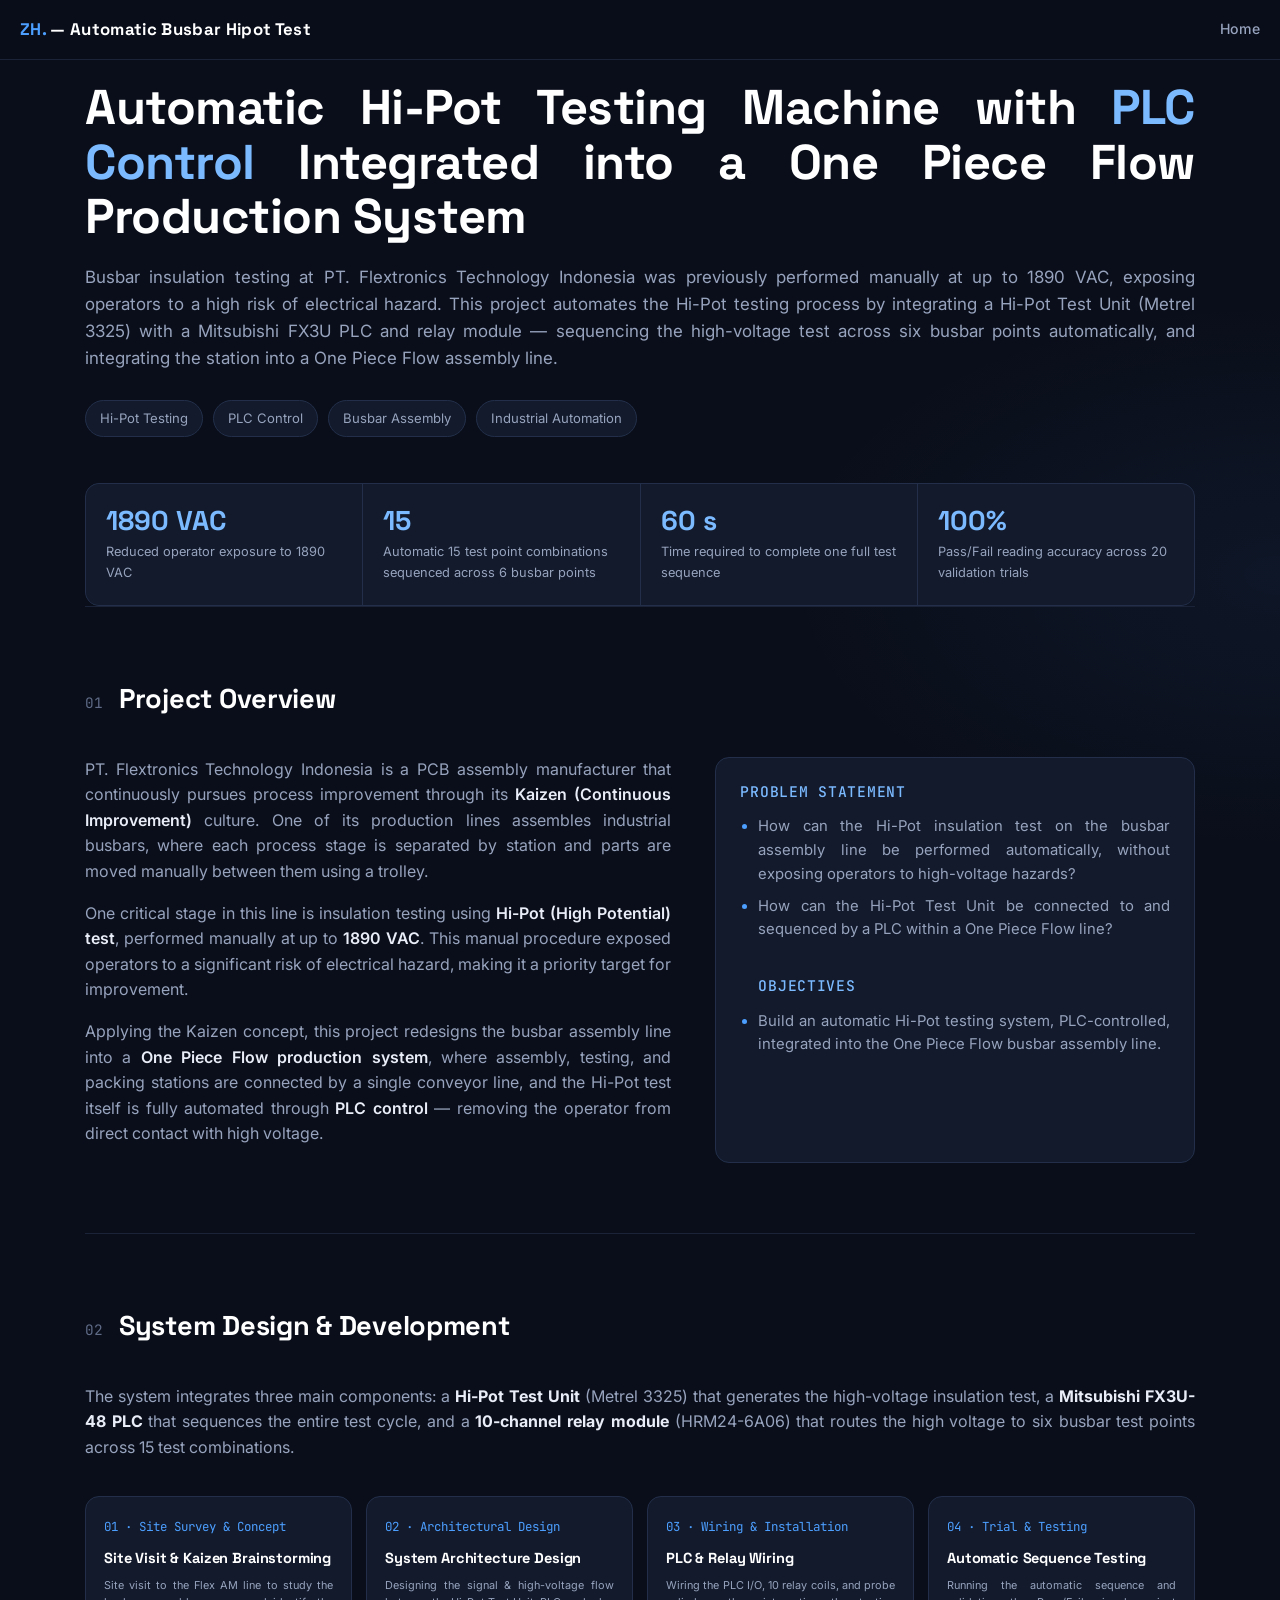
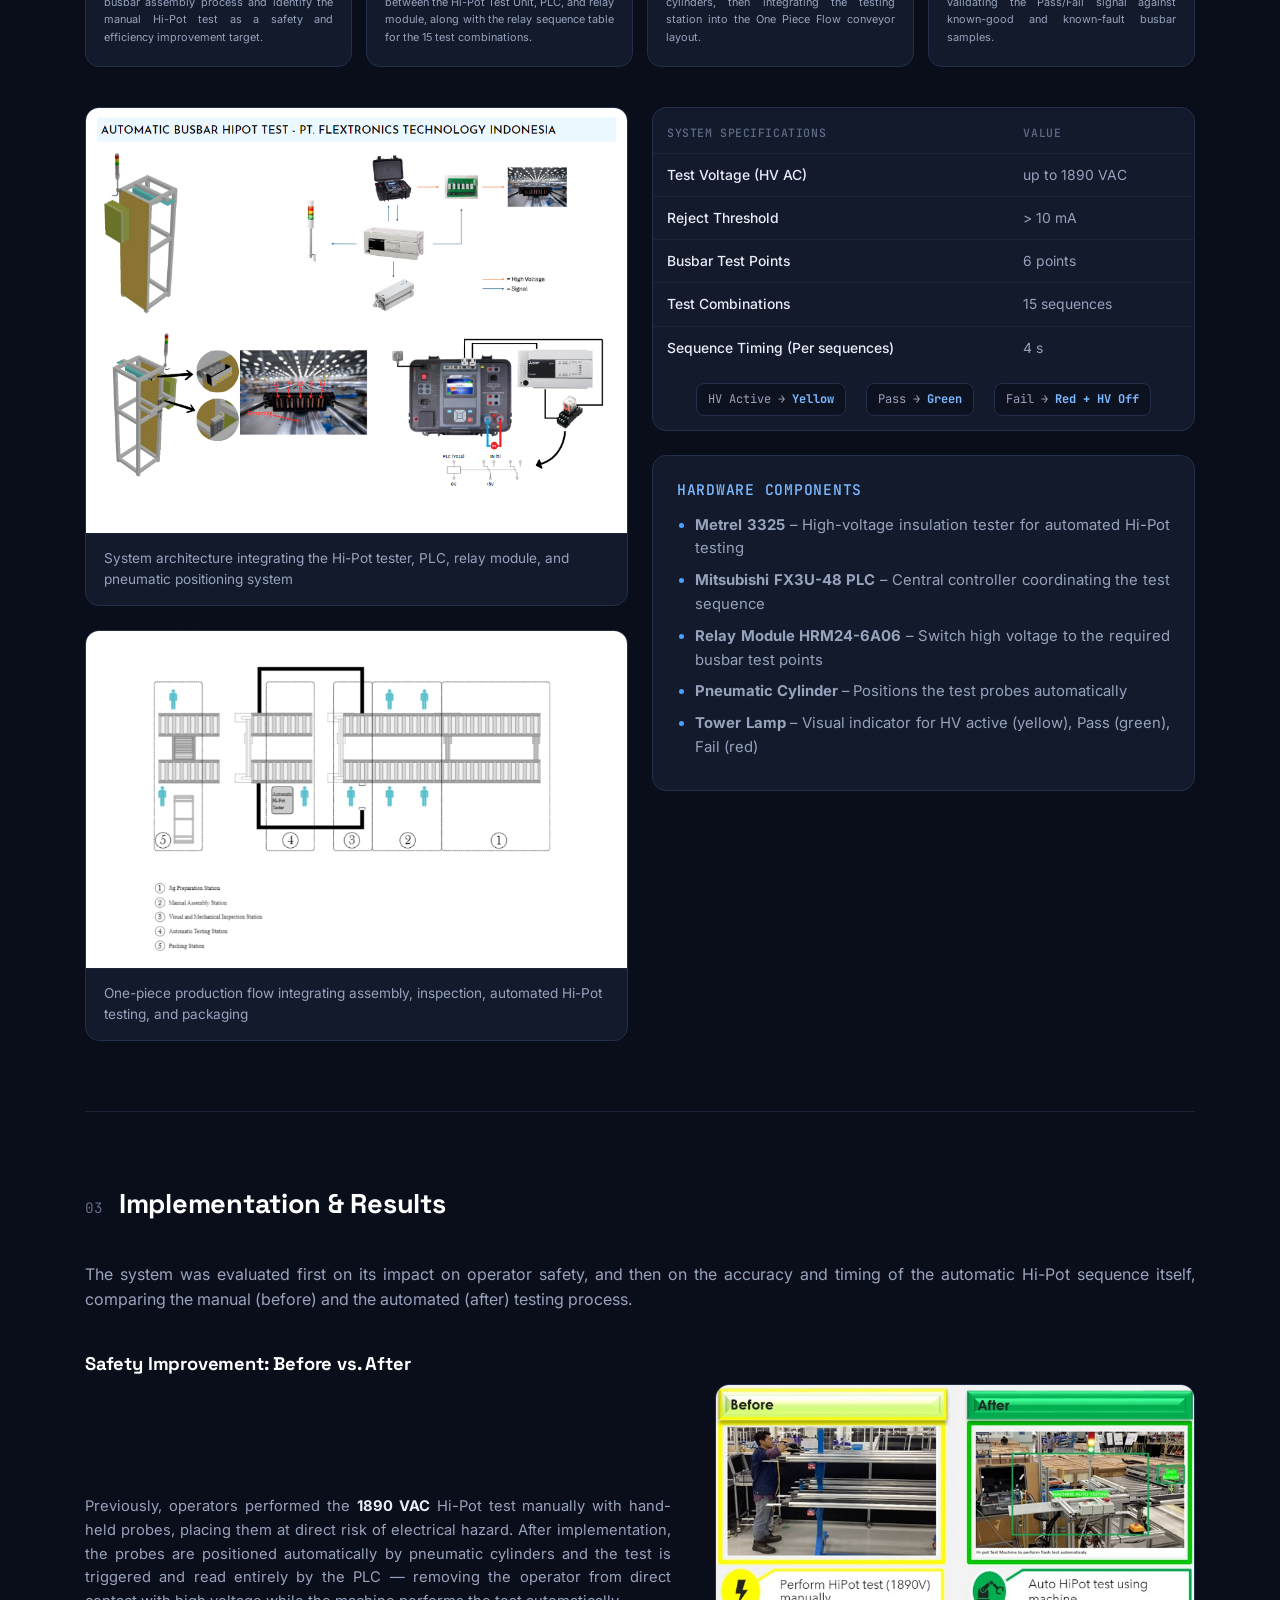
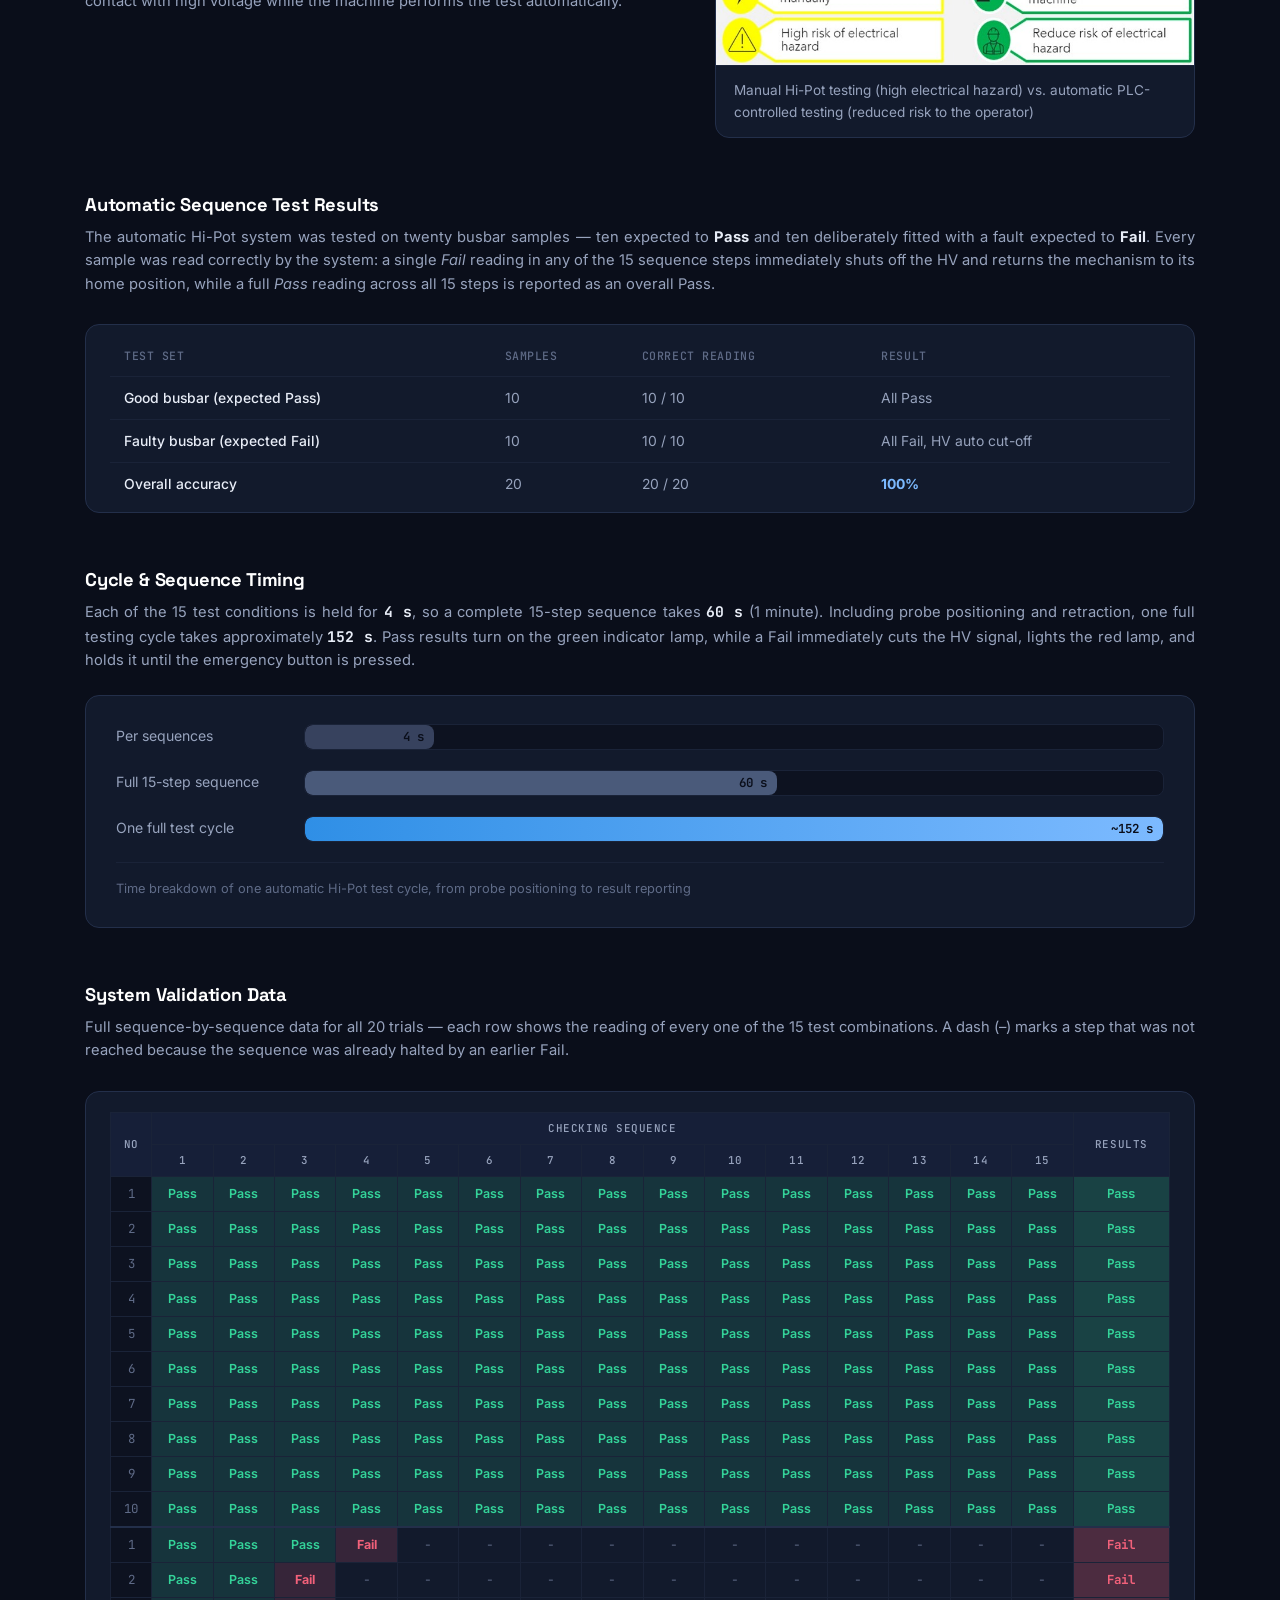
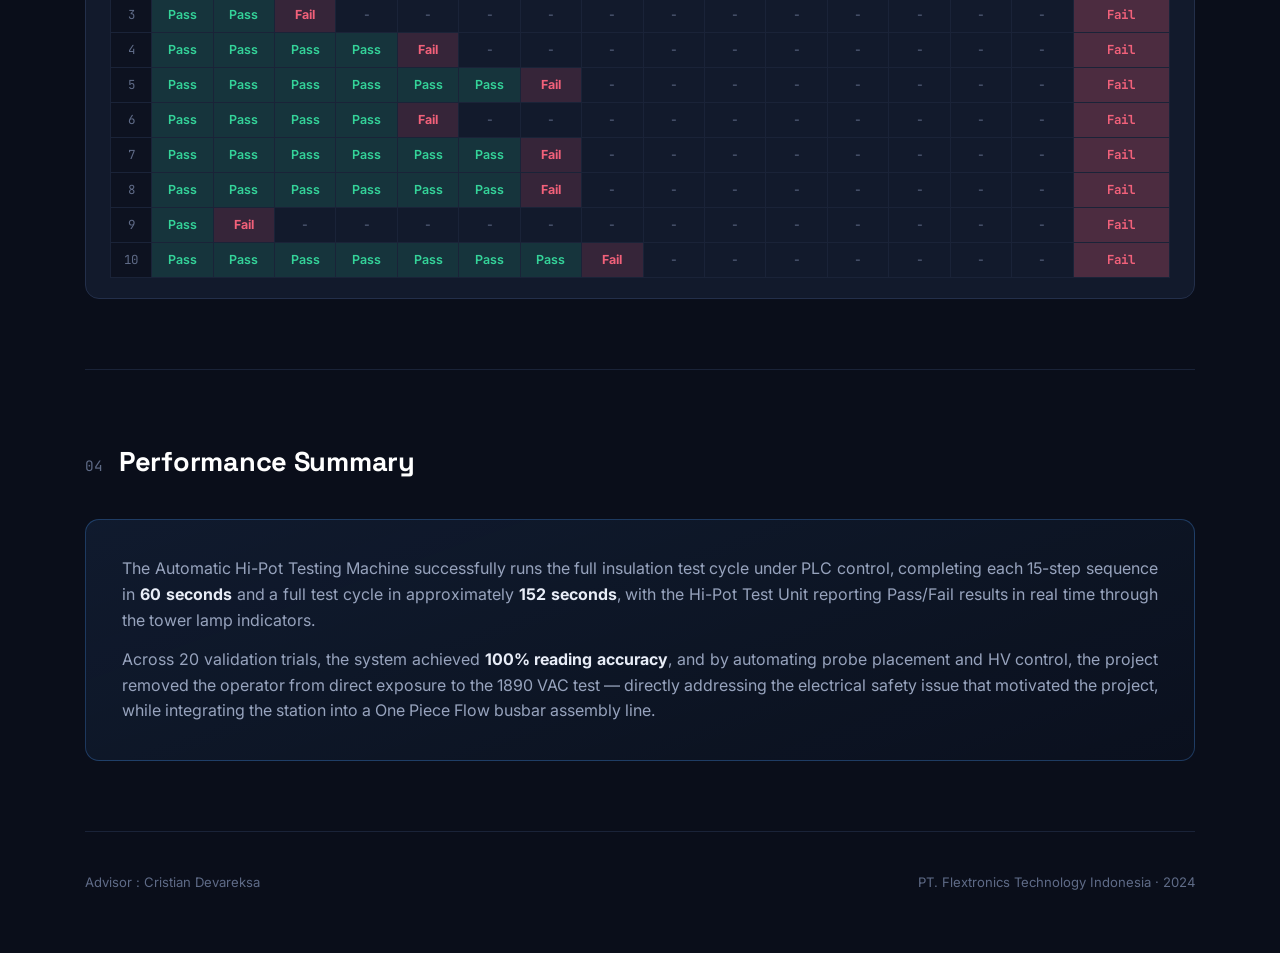
<file: project-hipot.html>
<!DOCTYPE html>
<html lang="id">
<head>
<meta charset="UTF-8">
<meta name="viewport" content="width=device-width, initial-scale=1.0">
<title>ZH. | Automatic Hi-Pot Testing Machine — PLC Control System</title>
<link rel="icon" type="image/png" href="assets/logo.PNG">
<link rel="preconnect" href="https://fonts.googleapis.com">
<link rel="preconnect" href="https://fonts.gstatic.com" crossorigin>
<link href="https://fonts.googleapis.com/css2?family=Space+Grotesk:wght@400;500;600;700&family=Inter:wght@400;500;600;700&family=JetBrains+Mono:wght@400;500&display=swap" rel="stylesheet">
<style>
  :root{
    --bg: #0a0e1a;
    --bg-soft: #0d1220;
    --surface: #121a2c;
    --surface-2: #161f38;
    --border: #232f4a;
    --border-soft: #1a2338;
    --text: #e8edf7;
    --text-dim: #97a3bd;
    --text-faint: #5f6b87;
    --accent: #4d9fff;
    --accent-bright: #7cbaff;
    --accent-dim: rgba(77,159,255,0.12);
    --accent-line: rgba(77,159,255,0.28);
    --good: #34d399;
    --warn: #f5a55a;
    --bad: #f2617a;
    --radius: 14px;
  }

  *{box-sizing:border-box; margin:0; padding:0;}
  html{scroll-behavior:smooth;}
  body{
    background:
      radial-gradient(1100px 600px at 15% -10%, rgba(77,159,255,0.10), transparent 60%),
      radial-gradient(900px 500px at 100% 10%, rgba(77,159,255,0.06), transparent 55%),
      var(--bg);
    color:var(--text);
    font-family:'Inter', -apple-system, sans-serif;
    line-height:1.6;
    -webkit-font-smoothing:antialiased;
  }
  h1,h2,h3,h4{
    font-family:'Space Grotesk', 'Inter', sans-serif; 
    letter-spacing:-0.01em; 
    color:#fff;
  }
  .mono{font-family:'JetBrains Mono', monospace;}
  a{color:var(--accent-bright);}
  img{max-width:100%; display:block;}
  .wrap{
    max-width:1150px; 
    margin:0 auto; 
    padding:0 20px;
  }

  /* ---------- NAV ---------- */
  header.site-nav{
    position:sticky; top:0; z-index:50;
    background:rgba(10,14,26,0.82);
    backdrop-filter:blur(10px);
    border-bottom:1px solid var(--border-soft);
  }
  .nav-inner{
    max-width:1280px; margin:0 auto; padding:16px 20px;
    display:flex;
    align-items:center;
    justify-content:space-between;
  }
  .logo{
    font-family:'Space Grotesk', sans-serif; font-weight:700; font-size:1.05rem;
    color:#fff; letter-spacing:0.02em;
  }
  .logo span{color:var(--accent);}
  nav.links{display:flex; gap:28px;}
  nav.links a{
    color:var(--text-dim); text-decoration:none; font-size:0.88rem; font-weight:500;
    transition:color .15s;
  }
  nav.links a:hover{
    color:var(--text);
  }

  /* ---------- HERO ---------- */
  .hero{
    padding:10px 0 56px;
  }
  .eyebrow{
    display:inline-flex; 
    align-items:center; 
    gap:8px;
    font-family:'JetBrains Mono', monospace; 
    font-size:0.74rem; 
    letter-spacing:0.08em;
    text-transform:uppercase; 
    color:var(--accent-bright);
    background:var(--accent-dim); 
    border:1px solid var(--accent-line);
    padding:6px 12px; 
    border-radius:100px; 
    margin-bottom:22px;
  }
  .eyebrow::before{
    content:"●"; 
    font-size:0.55rem; 
    color:var(--good);
  }
  .hero-flex{
    margin-top:10px; 
    display:flex; 
    align-items:stretch; 
    gap:4px; 
  }
  .hero-left{
    flex:1;
    min-width:0;
    display:flex; 
    flex-direction:column;
    justify-content:flex-start;
  }
  .hero-right{
    flex:0 0 330px;
    width:460px;
    position:relative;
    min-height:280px;
  }
  .hero-right .poster-frame{
    position:absolute;
    inset:0;
    margin-top:0;
    display:flex;
  }
  .hero h1{
    font-size:clamp(1.9rem, 4.2vw, 3.05rem);
    font-weight:700; 
    line-height:1.12; 
    max-width:max-content;
    text-align:justify;
  }
  .hero h1 em{
    font-style:normal; 
    color:var(--accent-bright);
  }
  .hero p.lede{
    margin-top:20px;
    color:var(--text-dim); 
    font-size:1.06rem; 
    max-width:max-content;
    text-align: justify;
  }
  .author-row{
    margin-top:28px; 
    display:flex; 
    flex-wrap:wrap; 
    gap:10px;
  }
  .pill{
    font-size:0.82rem; color:var(--text-dim); background:var(--surface);
    border:1px solid var(--border); padding:7px 14px; border-radius:100px;
  }
  .pill b{
    color:var(--text); 
    font-weight:600;
  }

  /* ---------- STAT STRIP ---------- */
  .stat-strip{
    margin-top:46px; 
    display:grid; 
    grid-template-columns:repeat(4,1fr); 
    gap:1px;
    background:var(--border); 
    border:1px solid var(--border); 
    border-radius:var(--radius);
    overflow:hidden;
  }
  .stat{
    background:var(--surface); 
    padding:22px 20px;
  }
  .stat .num{
    font-family:'Space Grotesk', sans-serif; 
    font-size:1.7rem; font-weight:700; 
    color:var(--accent-bright);
    line-height:1.1;
  }
  .stat .label{
    font-size:0.8rem; 
    color:var(--text-dim); 
    margin-top:6px;
  }

  /* ---------- POSTER ---------- */
  .poster-frame{
    border:1px solid var(--border); 
    border-radius:var(--radius);
    overflow:hidden; 
    background:var(--surface);
    width:100%;
  }
  .poster-frame img{
    width:100%; 
    height:100%; 
    object-fit:contain;
    display:block;
  }
  .poster-cap{
    padding:12px 20px; 
    font-size:0.8rem; 
    color:var(--text-faint); 
    border-top:1px solid var(--border-soft);
  }

  /* ---------- SECTION SCAFFOLD ---------- */
  section{
    padding:70px 0;
  }
  section + section{
    border-top:1px solid var(--border-soft);
  }
  .sec-head{
    display:flex; 
    align-items:baseline; 
    gap:16px; margin-bottom:36px;
  }
  .sec-num{
    font-family:'JetBrains Mono', monospace; 
    color:var(--text-faint); 
    font-size:0.9rem;
  }
  .sec-head h2{
    font-size:1.7rem;
  }
  .sec-lede{
    color:var(--text-dim); 
    max-width:fit-content; 
    margin-bottom:36px; 
    font-size:1rem;
    text-align: justify;
  }

  /* ---------- INTRO / TWO COL ---------- */
  .two-col{
    display:grid; 
    grid-template-columns:1.1fr 0.9fr; 
    gap:44px;
  }
  .prose p{
    color:var(--text-dim); 
    margin-bottom:16px;
    text-align:justify;
  }
  .prose strong{
    color:var(--text); 
    font-weight:600;
  }
  .callout{
    background:var(--surface); 
    border:1px solid var(--border); 
    border-radius:var(--radius);
    padding:22px 24px;
  }
  .callout h4{
    font-size:0.92rem; 
    color:var(--accent-bright); 
    margin-bottom:12px; 
    font-family:'JetBrains Mono', monospace; 
    text-transform:uppercase; 
    letter-spacing:0.05em; 
    font-weight:500;
  }
  .callout ul{
    padding-left:18px; 
    color:var(--text-dim); 
    font-size:0.93rem;
    text-align:justify;
  }
  .callout li{
    margin-bottom:8px;
  }
  .callout li::marker{
    color:var(--accent);
  }

  /* ---------- METHOD FLOW ---------- */
  .flow{
    display:grid; grid-template-columns:repeat(4,1fr); gap:14px; margin-bottom:40px;
  }
  .flow-step{
    background:var(--surface);
    border:1px solid var(--border);
    border-radius:var(--radius);
    padding:20px 18px;
    position:relative;
  }
  
  .flow-step .idx{
    font-family:'JetBrains Mono', monospace;
    color:var(--accent); font-size:0.78rem;
    margin-bottom:10px; display:block;
  }

  .flow-step h4{
    font-size:0.91rem;
    margin-bottom:6px;
    color:#fff;
  }

  .flow-step p{
    font-size:0.68rem;
    color:var(--text-dim);
    text-align:justify;
  }

  .flow-arrow{
    display:none;
  }

  .method-grid{
    display:grid; 
    grid-template-columns:1fr 1fr; 
    gap:24px; 
    margin-top:8px;
  }

  .stack{
    display:flex; 
    flex-direction:column; 
    gap:24px;
  }
  
  .img-card{
    background:var(--surface); 
    border:1px solid var(--border); 
    border-radius:var(--radius); 
    overflow:hidden;
  }

  .img-card img{width:100%; background:#fff;}
  .img-card .cap{padding:14px 18px; font-size:0.85rem; color:var(--text-dim); border-top:1px solid var(--border-soft);}
  .img-card .cap b{color:var(--text);}

  table.spec{
    width:100%; border-collapse:collapse; font-size:0.87rem; margin-top:6px;
  }
  table.spec th, table.spec td{
    text-align:left; padding:10px 14px; border-bottom:1px solid var(--border-soft);
  }
  table.spec th{color:var(--text-faint); font-weight:500; font-family:'JetBrains Mono', monospace; font-size:0.72rem; text-transform:uppercase; letter-spacing:0.05em;}
  table.spec td{color:var(--text-dim);}
  table.spec td.k{color:var(--text); font-weight:500;}
  table.spec tr:last-child td{border-bottom:none;}

  .rule-badges{
    display:flex;
    flex-wrap:wrap;
    justify-content:center;
    gap:20px; 
    margin-top:14px;
    margin-bottom:14px;
  }
  
  .rule-badge{
    font-family:'JetBrains Mono', monospace; 
    font-size:0.75rem; 
    padding:6px 11px; 
    border-radius:8px;
    background:var(--bg-soft); 
    border:1px solid var(--border); 
    color:var(--text-dim);
  }
  
  .rule-badge b{
    color:var(--accent-bright);
  }

  /* ---------- RESULTS ---------- */
  .result-block{
    margin-bottom:52px;
  }
  .result-block:last-child{
    margin-bottom:0;
  }
  .result-block h3{
    font-size:1.15rem; 
    margin-bottom:6px;
  }
  .result-block .sub{
    color:var(--text-dim);
    font-size:0.92rem; 
    margin-bottom:22px; 
    max-width:max-content;
    text-align:justify;
  }
  .compare-grid{
    display:grid; 
    grid-template-columns:1fr 1fr 1fr; 
    gap:24px;
  }
  .compare-grid .img-card .cap{
    display:flex; 
    justify-content:space-between; 
    align-items:center;
  }
  .tag{
    font-size:0.7rem; 
    padding:3px 9px; 
    border-radius:100px; 
    font-family:'JetBrains Mono', monospace;
  }
  .tag.normal{
    background:rgba(97, 165, 242, 0.14); 
    color:#2f8fe6;
  }
  .tag.on{
    background:rgba(242,97,122,0.14); 
    color:var(--bad);
  }
  .tag.fz{
    background:rgba(52,211,153,0.14); 
    color:var(--good);
  }

  /* OCPI bar chart (signature element) */
  .ocpi-panel{
    background:var(--surface); 
    border:1px solid var(--border); 
    border-radius:var(--radius);
    padding:28px 30px;
  }
  .ocpi-row{display:flex; align-items:center; gap:18px; margin-bottom:20px;}
  .ocpi-row:last-child{margin-bottom:0;}
  .ocpi-name{width:170px; font-size:0.88rem; color:var(--text-dim); flex-shrink:0;}
  .ocpi-name b{color:var(--text); display:block; font-size:0.92rem;}
  .ocpi-track{flex:1; background:var(--bg-soft); border-radius:8px; height:26px; position:relative; overflow:hidden; border:1px solid var(--border-soft);}
  .ocpi-fill{height:100%; border-radius:8px; display:flex; align-items:center; justify-content:flex-end; padding-right:10px;}
  .ocpi-fill span{font-family:'JetBrains Mono', monospace; font-size:0.78rem; color:#0a0e1a; font-weight:600;}
  .ocpi-fill.best{background:linear-gradient(90deg, #2f8fe6, #7cbaff);}
  .ocpi-fill.mid{background:#4a5a7a;}
  .ocpi-fill.low{background:#37425e;}
  .ocpi-panel .foot-note{margin-top:20px; font-size:0.8rem; color:var(--text-faint); border-top:1px solid var(--border-soft); padding-top:16px;}

  .data-table-wrap{
    background:var(--surface); 
    border:1px solid var(--border); 
    border-radius:var(--radius);
    padding:6px 24px; 
    margin-top:28px; 
    overflow-x:auto;
  }

  /* ---------- Sequence Test Table ---------- */
  table.seq-table{
    width:100%;
    min-width:760px;
    border-collapse:collapse;
    font-size:0.78rem;
    margin:14px 0;
  }
  table.seq-table th, table.seq-table td{
    text-align:center;
    padding:7px 6px;
    border:1px solid var(--border-soft);
    white-space:nowrap;
  }
  table.seq-table thead th{
    background:var(--surface-2);
    color:var(--text-dim);
    font-family:'JetBrains Mono', monospace;
    font-size:0.68rem;
    text-transform:uppercase;
    letter-spacing:0.05em;
    font-weight:500;
  }
  table.seq-table td.no{
    color:var(--text-faint);
    font-family:'JetBrains Mono', monospace;
    background:var(--bg-soft);
  }
  table.seq-table td.pass{
    background:rgba(52,211,153,0.14);
    color:var(--good);
    font-weight:600;
  }
  table.seq-table td.fail{
    background:rgba(242,97,122,0.16);
    color:var(--bad);
    font-weight:700;
  }
  table.seq-table td.dash{
    color:var(--text-faint);
  }
  table.seq-table td.hasil-pass{
    background:rgba(52,211,153,0.22);
    color:var(--good);
    font-weight:700;
    font-family:'JetBrains Mono', monospace;
  }
  table.seq-table td.hasil-fail{
    background:rgba(242,97,122,0.26);
    color:var(--bad);
    font-weight:700;
    font-family:'JetBrains Mono', monospace;
  }
  table.seq-table tbody tr.group-start td{
    border-top:2px solid var(--border);
  }

  /* ---------- Gallery ---------- */
  .gallery{display:grid; grid-template-columns:1fr 1.4fr; gap:24px;}
  .gallery .img-card:first-child{grid-row:span 1;}

  /* ---------- Conclusion ---------- */
  .conclusion-card{
    background:linear-gradient(160deg, rgba(77,159,255,0.09), rgba(77,159,255,0.02));
    border:1px solid var(--accent-line); 
    border-radius:var(--radius); 
    padding:36px;
  }
  .conclusion-card p{
    color:var(--text-dim); 
    margin-bottom:14px; 
    max-width:fit-content;
    text-align:justify;
  }
  .conclusion-card p:last-child{
    margin-bottom:0;
  }
  .conclusion-card strong{
    color:var(--text);
  }

  footer{
    padding:40px 0 60px; 
    border-top:1px solid var(--border-soft);
    display:flex; 
    justify-content:space-between; 
    flex-wrap:wrap;
    gap:12px;
    color:var(--text-faint); 
    font-size:0.82rem;
  }
  footer a{
    color:var(--text-dim); 
    text-decoration:none;
  }

  @media (max-width:820px){
    .two-col, .method-grid, .compare-grid, .gallery{grid-template-columns:1fr;}
    .hero-flex{flex-direction:column;}
    .hero-right{width:100%; max-width:320px; min-height:0; margin-top:8px; position:static;}
    .hero-right .poster-frame{position:static; height:auto;}
    .poster-frame img{height:auto; object-fit:contain;}
    .flow{grid-template-columns:1fr 1fr;}
    .stat-strip{grid-template-columns:1fr 1fr;}
    .ocpi-name{width:120px; font-size:0.8rem;}
  }
  @media (max-width:520px){
    .flow{grid-template-columns:1fr;}
    .stat-strip{grid-template-columns:1fr;}
  }

  ::selection{background:var(--accent-dim); color:#fff;}
</style>
</head>
<body>

<header class="site-nav">
  <div class="nav-inner">
    <div class="logo"><span>ZH.</span> — Automatic Busbar Hipot Test</div>
    <nav class="links">
      <a href="index.html">Home</a>
      <!-- <a href="#pendahuluan">Pendahuluan</a>
      <a href="#metodologi">Metodologi</a>
      <a href="#hasil">Hasil</a>
      <a href="#kesimpulan">Kesimpulan</a> -->
    </nav>
  </div>
</header>

<div class="wrap">

  <!-- ================= HERO ================= -->
  <section class="hero" style="padding-bottom:0;">
    <!-- <span class="eyebrow">Proyek Akhir · VE230831 · D4 Teknologi Rekayasa Otomasi ITS</span> -->
    <div class="hero-flex">
      <div class="hero-left">
        <h1>Automatic Hi-Pot Testing Machine with <em>PLC Control</em> Integrated into a One Piece Flow Production System</h1>
        <p class="lede">
          Busbar insulation testing at PT. Flextronics Technology Indonesia was previously performed
          manually at up to 1890 VAC, exposing operators to a high risk of electrical hazard.
          This project automates the Hi-Pot testing process by integrating a Hi-Pot Test Unit (Metrel 3325)
          with a Mitsubishi FX3U PLC and relay module — sequencing the high-voltage test across six busbar
          points automatically, and integrating the station into a One Piece Flow assembly line.
        </p>
        <div class="author-row">
          <span class="pill">Hi-Pot Testing</span>
          <span class="pill">PLC Control</span>
          <span class="pill">Busbar Assembly</span>
          <span class="pill">Industrial Automation</span>
        </div>
      </div>
    </div>
    <div class="stat-strip">
      <div class="stat">
        <div class="num">1890 VAC</div>
        <div class="label">Reduced operator exposure to 1890 VAC</div>
      </div>
      <div class="stat">
        <div class="num">15</div>
        <div class="label">Automatic 15 test point combinations sequenced across 6 busbar points</div>
      </div>
      <div class="stat">
        <div class="num">60 s</div>
        <div class="label">Time required to complete one full test sequence</div>
      </div>
      <div class="stat">
        <div class="num">100%</div>
        <div class="label">Pass/Fail reading accuracy across 20 validation trials</div>
      </div>
    </div>
  </section>

  <!-- ================= PENDAHULUAN ================= -->
  <section id="pendahuluan">
    <div class="sec-head"><span class="sec-num">01</span><h2>Project Overview</h2></div>
    <div class="two-col">
      <div class="prose">
        <p>
          PT. Flextronics Technology Indonesia is a PCB assembly manufacturer that continuously pursues
          process improvement through its <strong>Kaizen (Continuous Improvement)</strong> culture. One of
          its production lines assembles industrial busbars, where each process stage is separated by
          station and parts are moved manually between them using a trolley.
        </p>
        <p>
          One critical stage in this line is insulation testing using <strong>Hi-Pot (High Potential) test</strong>,
          performed manually at up to <strong>1890 VAC</strong>. This manual procedure exposed operators to a
          significant risk of electrical hazard, making it a priority target for improvement.
        </p>
        <p>
          Applying the Kaizen concept, this project redesigns the busbar assembly line into a
          <strong>One Piece Flow production system</strong>, where assembly, testing, and packing stations
          are connected by a single conveyor line, and the Hi-Pot test itself is fully automated through
          <strong>PLC control</strong> — removing the operator from direct contact with high voltage.
        </p>
      </div>
      <div class="callout">
        <h4>Problem Statement</h4>
        <ul>
          <li>
            How can the Hi-Pot insulation test on the busbar assembly line be performed automatically,
            without exposing operators to high-voltage hazards?
          </li>
          <li>
            How can the Hi-Pot Test Unit be connected to and sequenced by a PLC within a One Piece Flow line?
          </li>
          <br>
          <h4>Objectives</h4>
          <li>
            Build an automatic Hi-Pot testing system, PLC-controlled, integrated into the
            One Piece Flow busbar assembly line.
          </li>
          <!-- <li>
            Scope: system architecture, PLC–relay–Hi-Pot Test Unit wiring, sequence logic design, and
            floor-layout integration into the production line.
          </li> -->
        </ul>
      </div>
    </div>
  </section>

  <!-- ================= METODOLOGI ================= -->
  <section id="metodologi">
    <div class="sec-head"><span class="sec-num">02</span><h2>System Design & Development</h2></div>
    <p class="sec-lede">
      The system integrates three main components: a <strong style="color:var(--text)">Hi-Pot Test Unit</strong>
      (Metrel 3325) that generates the high-voltage insulation test, a
      <strong style="color:var(--text)">Mitsubishi FX3U-48 PLC</strong> that sequences the entire test cycle,
      and a <strong style="color:var(--text)">10-channel relay module</strong> (HRM24-6A06) that routes the
      high voltage to six busbar test points across 15 test combinations.
    </p>

    <div class="flow">
      <div class="flow-step">
        <span class="idx">01 · Site Survey &amp; Concept</span>
        <h4>
          Site Visit &amp; Kaizen Brainstorming
        </h4>
        <p>
          Site visit to the Flex AM line to study the busbar assembly process and identify the manual
          Hi-Pot test as a safety and efficiency improvement target.
        </p>
      </div>
      <div class="flow-step">
        <span class="idx">02 · Architectural Design</span>
        <h4>
          System Architecture Design
        </h4>
        <p>
          Designing the signal &amp; high-voltage flow between the Hi-Pot Test Unit, PLC, and relay module,
          along with the relay sequence table for the 15 test combinations.
        </p>
      </div>
      <div class="flow-step">
        <span class="idx">03 · Wiring &amp; Installation</span>
        <h4>
          PLC &amp; Relay Wiring
        </h4>
        <p>
          Wiring the PLC I/O, 10 relay coils, and probe cylinders, then integrating the testing station
          into the One Piece Flow conveyor layout.
        </p>
      </div>
      <div class="flow-step">
        <span class="idx">04 · Trial &amp; Testing</span>
        <h4>
          Automatic Sequence Testing
        </h4>
        <p>
          Running the automatic sequence and validating the Pass/Fail signal against known-good and
          known-fault busbar samples.
        </p>
      </div>
    </div>

    <div class="method-grid">
      <div class="stack">
        <div class="img-card">
          <img src="assets/projects/Automatic Busbar Hipot Test/architecture_overview.png" alt="Arsitektur sistem Automatic Hi-Pot Test">
          <div class="cap">System architecture integrating the Hi-Pot tester, PLC, relay module, and pneumatic positioning system</div>
        </div>
        <div class="img-card">
          <img src="assets/projects/Automatic Busbar Hipot Test/floor_plan.jpg" alt="Floor plan One Piece Flow Busbar Production System">
          <div class="cap">One-piece production flow integrating assembly, inspection, automated Hi-Pot testing, and packaging</div>
        </div>
      </div>
      <div class="stack">
        <div class="img-card">
          <table class="spec">
            <tr><th>System Specifications</th><th>Value</th></tr>
            <tr><td class="k">Test Voltage (HV AC)</td><td>up to 1890 VAC</td></tr>
            <tr><td class="k">Reject Threshold</td><td>&gt; 10 mA</td></tr>
            <tr><td class="k">Busbar Test Points</td><td>6 points</td></tr>
            <tr><td class="k">Test Combinations</td><td>15 sequences</td></tr>
            <tr><td class="k">Sequence Timing (Per sequences)</td><td>4 s</td></tr>
          </table>      
          <div class="rule-badges">
            <span class="rule-badge">HV Active → <b>Yellow</b></span>
            <span class="rule-badge">Pass → <b>Green</b></span>
            <span class="rule-badge">Fail → <b>Red + HV Off</b></span>
          </div>
        </div>
        <div class="callout">
          <h4>Hardware Components</h4>
          <ul>            
            <li><strong>Metrel 3325</strong> – High-voltage insulation tester for automated Hi-Pot testing</li>
            <li><strong>Mitsubishi FX3U-48 PLC</strong> – Central controller coordinating the test sequence</li>
            <li><strong>Relay Module HRM24-6A06</strong> – Switch high voltage to the required busbar test points</li>
            <li><strong>Pneumatic Cylinder</strong> – Positions the test probes automatically</li>
            <li><strong>Tower Lamp</strong> – Visual indicator for HV active (yellow), Pass (green), Fail (red)</li>
          </ul>
        </div>
      </div>
    </div>

    <!-- <div class="method-grid" style="margin-top:24px;">
      <div class="img-card">
        <img src="assets/plc_wiring.jpg" alt="PLC Wiring Diagram Mitsubishi FX3U-48">
        <div class="cap"><b>Gambar 3.3</b> — PLC wiring diagram: input safety devices (limit switch, cylinder sensor, emergency stop) and 10 relay coils (R1–R10) driven from the Mitsubishi FX3U-48 outputs.</div>
      </div>
      <div class="img-card">
        <img src="assets/relay_wiring.jpg" alt="High Voltage Relay Wiring Diagram">
        <div class="cap"><b>Gambar 3.4</b> — High-voltage relay wiring: relay contacts (R1–R10) route HV+/HV- from the Hi-Pot Test Unit to the six busbar test points (GND, L1, N, L2, E, L3).</div>
      </div>
    </div> -->
  </section>

  <!-- ================= HASIL ================= -->
  <section id="hasil">
    <div class="sec-head"><span class="sec-num">03</span><h2>Implementation & Results</h2></div>
    <p class="sec-lede">
      The system was evaluated first on its impact on operator safety, and then on the accuracy and
      timing of the automatic Hi-Pot sequence itself, comparing the manual (before) and the automated
      (after) testing process.
    </p>

    <div class="result-block">
      <h3>Safety Improvement: Before vs. After</h3>
      <div class="two-col" style="align-items:center;">
        <div>
          <p class="sub" style="margin-bottom:14px;">
            Previously, operators performed the <strong style="color:var(--text)">1890 VAC</strong> Hi-Pot
            test manually with hand-held probes, placing them at direct risk of electrical hazard.
            After implementation, the probes are positioned automatically by pneumatic cylinders and the
            test is triggered and read entirely by the PLC — removing the operator from direct contact
            with high voltage while the machine performs the test automatically.
          </p>
        </div>
        <div class="img-card">
          <img src="assets/projects/Automatic Busbar Hipot Test/before_after.jpg" alt="Perbandingan proses Hi-Pot test manual sebelum dan sesudah otomatisasi">
          <div class="cap">Manual Hi-Pot testing (high electrical hazard) vs. automatic PLC-controlled testing (reduced risk to the operator)</div>
        </div>
      </div>
    </div>

    <div class="result-block">
      <h3>Automatic Sequence Test Results</h3>
      <p class="sub">
        The automatic Hi-Pot system was tested on twenty busbar samples — ten expected to
        <strong style="color:var(--text)">Pass</strong> and ten deliberately fitted with a fault expected
        to <strong style="color:var(--text)">Fail</strong>. Every sample was read correctly by the system:
        a single <em>Fail</em> reading in any of the 15 sequence steps immediately shuts off the HV and
        returns the mechanism to its home position, while a full <em>Pass</em> reading across all 15 steps
        is reported as an overall Pass.
      </p>
      <div class="data-table-wrap">
        <table class="spec">
          <tr><th>Test Set</th><th>Samples</th><th>Correct Reading</th><th>Result</th></tr>
          <tr><td class="k">Good busbar (expected Pass)</td><td>10</td><td>10 / 10</td><td>All Pass</td></tr>
          <tr><td class="k">Faulty busbar (expected Fail)</td><td>10</td><td>10 / 10</td><td>All Fail, HV auto cut-off</td></tr>
          <tr><td class="k">Overall accuracy</td><td>20</td><td>20 / 20</td><td><strong style="color:var(--accent-bright)">100%</strong></td></tr>
        </table>
      </div>
    </div>

    <div class="result-block">
      <h3>Cycle &amp; Sequence Timing</h3>
      <p class="sub">
        Each of the 15 test conditions is held for <span class="mono"><strong style="color:var(--text)">4 s</strong></span>,
        so a complete 15-step sequence takes <span class="mono"><strong style="color:var(--text)">60 s</strong></span> (1 minute).
        Including probe positioning and retraction, one full testing cycle takes approximately
        <span class="mono"><strong style="color:var(--text)">152 s</strong></span>. Pass results turn on the
        green indicator lamp, while a Fail immediately cuts the HV signal, lights the red lamp, and holds it
        until the emergency button is pressed.
      </p>
      <div class="ocpi-panel">
        <div class="ocpi-row">
          <div class="ocpi-name">Per sequences</div>
          <div class="ocpi-track"><div class="ocpi-fill low" style="width:15%"><span>4 s</span></div></div>
        </div>
        <div class="ocpi-row">
          <div class="ocpi-name">Full 15-step sequence</div>
          <div class="ocpi-track"><div class="ocpi-fill mid" style="width:55%"><span>60 s</span></div></div>
        </div>
        <div class="ocpi-row">
          <div class="ocpi-name">One full test cycle</div>
          <div class="ocpi-track"><div class="ocpi-fill best" style="width:100%"><span>~152 s</span></div></div>
        </div>
        <div class="foot-note">Time breakdown of one automatic Hi-Pot test cycle, from probe positioning to result reporting</div>
      </div>
    </div>

    <div class="result-block">
      <h3>System Validation Data</h3>
      <p class="sub">
        Full sequence-by-sequence data for all 20 trials — each row shows the reading of every one of
        the 15 test combinations. A dash (–) marks a step that was not reached because the sequence was
        already halted by an earlier Fail.
      </p>
      <div class="data-table-wrap">
        <table class="seq-table">
          <thead>
            <tr>
              <th rowspan="2">No</th>
              <th colspan="15">Checking Sequence</th>
              <th rowspan="2">Results</th>
            </tr>
            <tr>
              <th>1</th><th>2</th><th>3</th><th>4</th><th>5</th><th>6</th><th>7</th><th>8</th><th>9</th><th>10</th><th>11</th><th>12</th><th>13</th><th>14</th><th>15</th>
            </tr>
          </thead>
          <tbody>
            <tr>
              <td class="no">1</td>
              <td class="pass">Pass</td><td class="pass">Pass</td><td class="pass">Pass</td><td class="pass">Pass</td><td class="pass">Pass</td><td class="pass">Pass</td><td class="pass">Pass</td><td class="pass">Pass</td><td class="pass">Pass</td><td class="pass">Pass</td><td class="pass">Pass</td><td class="pass">Pass</td><td class="pass">Pass</td><td class="pass">Pass</td><td class="pass">Pass</td>
              <td class="hasil-pass">Pass</td>
            </tr>
            <tr>
              <td class="no">2</td>
              <td class="pass">Pass</td><td class="pass">Pass</td><td class="pass">Pass</td><td class="pass">Pass</td><td class="pass">Pass</td><td class="pass">Pass</td><td class="pass">Pass</td><td class="pass">Pass</td><td class="pass">Pass</td><td class="pass">Pass</td><td class="pass">Pass</td><td class="pass">Pass</td><td class="pass">Pass</td><td class="pass">Pass</td><td class="pass">Pass</td>
              <td class="hasil-pass">Pass</td>
            </tr>
            <tr>
              <td class="no">3</td>
              <td class="pass">Pass</td><td class="pass">Pass</td><td class="pass">Pass</td><td class="pass">Pass</td><td class="pass">Pass</td><td class="pass">Pass</td><td class="pass">Pass</td><td class="pass">Pass</td><td class="pass">Pass</td><td class="pass">Pass</td><td class="pass">Pass</td><td class="pass">Pass</td><td class="pass">Pass</td><td class="pass">Pass</td><td class="pass">Pass</td>
              <td class="hasil-pass">Pass</td>
            </tr>
            <tr>
              <td class="no">4</td>
              <td class="pass">Pass</td><td class="pass">Pass</td><td class="pass">Pass</td><td class="pass">Pass</td><td class="pass">Pass</td><td class="pass">Pass</td><td class="pass">Pass</td><td class="pass">Pass</td><td class="pass">Pass</td><td class="pass">Pass</td><td class="pass">Pass</td><td class="pass">Pass</td><td class="pass">Pass</td><td class="pass">Pass</td><td class="pass">Pass</td>
              <td class="hasil-pass">Pass</td>
            </tr>
            <tr>
              <td class="no">5</td>
              <td class="pass">Pass</td><td class="pass">Pass</td><td class="pass">Pass</td><td class="pass">Pass</td><td class="pass">Pass</td><td class="pass">Pass</td><td class="pass">Pass</td><td class="pass">Pass</td><td class="pass">Pass</td><td class="pass">Pass</td><td class="pass">Pass</td><td class="pass">Pass</td><td class="pass">Pass</td><td class="pass">Pass</td><td class="pass">Pass</td>
              <td class="hasil-pass">Pass</td>
            </tr>
            <tr>
              <td class="no">6</td>
              <td class="pass">Pass</td><td class="pass">Pass</td><td class="pass">Pass</td><td class="pass">Pass</td><td class="pass">Pass</td><td class="pass">Pass</td><td class="pass">Pass</td><td class="pass">Pass</td><td class="pass">Pass</td><td class="pass">Pass</td><td class="pass">Pass</td><td class="pass">Pass</td><td class="pass">Pass</td><td class="pass">Pass</td><td class="pass">Pass</td>
              <td class="hasil-pass">Pass</td>
            </tr>
            <tr>
              <td class="no">7</td>
              <td class="pass">Pass</td><td class="pass">Pass</td><td class="pass">Pass</td><td class="pass">Pass</td><td class="pass">Pass</td><td class="pass">Pass</td><td class="pass">Pass</td><td class="pass">Pass</td><td class="pass">Pass</td><td class="pass">Pass</td><td class="pass">Pass</td><td class="pass">Pass</td><td class="pass">Pass</td><td class="pass">Pass</td><td class="pass">Pass</td>
              <td class="hasil-pass">Pass</td>
            </tr>
            <tr>
              <td class="no">8</td>
              <td class="pass">Pass</td><td class="pass">Pass</td><td class="pass">Pass</td><td class="pass">Pass</td><td class="pass">Pass</td><td class="pass">Pass</td><td class="pass">Pass</td><td class="pass">Pass</td><td class="pass">Pass</td><td class="pass">Pass</td><td class="pass">Pass</td><td class="pass">Pass</td><td class="pass">Pass</td><td class="pass">Pass</td><td class="pass">Pass</td>
              <td class="hasil-pass">Pass</td>
            </tr>
            <tr>
              <td class="no">9</td>
              <td class="pass">Pass</td><td class="pass">Pass</td><td class="pass">Pass</td><td class="pass">Pass</td><td class="pass">Pass</td><td class="pass">Pass</td><td class="pass">Pass</td><td class="pass">Pass</td><td class="pass">Pass</td><td class="pass">Pass</td><td class="pass">Pass</td><td class="pass">Pass</td><td class="pass">Pass</td><td class="pass">Pass</td><td class="pass">Pass</td>
              <td class="hasil-pass">Pass</td>
            </tr>
            <tr>
              <td class="no">10</td>
              <td class="pass">Pass</td><td class="pass">Pass</td><td class="pass">Pass</td><td class="pass">Pass</td><td class="pass">Pass</td><td class="pass">Pass</td><td class="pass">Pass</td><td class="pass">Pass</td><td class="pass">Pass</td><td class="pass">Pass</td><td class="pass">Pass</td><td class="pass">Pass</td><td class="pass">Pass</td><td class="pass">Pass</td><td class="pass">Pass</td>
              <td class="hasil-pass">Pass</td>
            </tr>
            <tr class="group-start">
              <td class="no">1</td>
              <td class="pass">Pass</td><td class="pass">Pass</td><td class="pass">Pass</td><td class="fail">Fail</td><td class="dash">-</td><td class="dash">-</td><td class="dash">-</td><td class="dash">-</td><td class="dash">-</td><td class="dash">-</td><td class="dash">-</td><td class="dash">-</td><td class="dash">-</td><td class="dash">-</td><td class="dash">-</td>
              <td class="hasil-fail">Fail</td>
            </tr>
            <tr>
              <td class="no">2</td>
              <td class="pass">Pass</td><td class="pass">Pass</td><td class="fail">Fail</td><td class="dash">-</td><td class="dash">-</td><td class="dash">-</td><td class="dash">-</td><td class="dash">-</td><td class="dash">-</td><td class="dash">-</td><td class="dash">-</td><td class="dash">-</td><td class="dash">-</td><td class="dash">-</td><td class="dash">-</td>
              <td class="hasil-fail">Fail</td>
            </tr>
            <tr>
              <td class="no">3</td>
              <td class="pass">Pass</td><td class="pass">Pass</td><td class="fail">Fail</td><td class="dash">-</td><td class="dash">-</td><td class="dash">-</td><td class="dash">-</td><td class="dash">-</td><td class="dash">-</td><td class="dash">-</td><td class="dash">-</td><td class="dash">-</td><td class="dash">-</td><td class="dash">-</td><td class="dash">-</td>
              <td class="hasil-fail">Fail</td>
            </tr>
            <tr>
              <td class="no">4</td>
              <td class="pass">Pass</td><td class="pass">Pass</td><td class="pass">Pass</td><td class="pass">Pass</td><td class="fail">Fail</td><td class="dash">-</td><td class="dash">-</td><td class="dash">-</td><td class="dash">-</td><td class="dash">-</td><td class="dash">-</td><td class="dash">-</td><td class="dash">-</td><td class="dash">-</td><td class="dash">-</td>
              <td class="hasil-fail">Fail</td>
            </tr>
            <tr>
              <td class="no">5</td>
              <td class="pass">Pass</td><td class="pass">Pass</td><td class="pass">Pass</td><td class="pass">Pass</td><td class="pass">Pass</td><td class="pass">Pass</td><td class="fail">Fail</td><td class="dash">-</td><td class="dash">-</td><td class="dash">-</td><td class="dash">-</td><td class="dash">-</td><td class="dash">-</td><td class="dash">-</td><td class="dash">-</td>
              <td class="hasil-fail">Fail</td>
            </tr>
            <tr>
              <td class="no">6</td>
              <td class="pass">Pass</td><td class="pass">Pass</td><td class="pass">Pass</td><td class="pass">Pass</td><td class="fail">Fail</td><td class="dash">-</td><td class="dash">-</td><td class="dash">-</td><td class="dash">-</td><td class="dash">-</td><td class="dash">-</td><td class="dash">-</td><td class="dash">-</td><td class="dash">-</td><td class="dash">-</td>
              <td class="hasil-fail">Fail</td>
            </tr>
            <tr>
              <td class="no">7</td>
              <td class="pass">Pass</td><td class="pass">Pass</td><td class="pass">Pass</td><td class="pass">Pass</td><td class="pass">Pass</td><td class="pass">Pass</td><td class="fail">Fail</td><td class="dash">-</td><td class="dash">-</td><td class="dash">-</td><td class="dash">-</td><td class="dash">-</td><td class="dash">-</td><td class="dash">-</td><td class="dash">-</td>
              <td class="hasil-fail">Fail</td>
            </tr>
            <tr>
              <td class="no">8</td>
              <td class="pass">Pass</td><td class="pass">Pass</td><td class="pass">Pass</td><td class="pass">Pass</td><td class="pass">Pass</td><td class="pass">Pass</td><td class="fail">Fail</td><td class="dash">-</td><td class="dash">-</td><td class="dash">-</td><td class="dash">-</td><td class="dash">-</td><td class="dash">-</td><td class="dash">-</td><td class="dash">-</td>
              <td class="hasil-fail">Fail</td>
            </tr>
            <tr>
              <td class="no">9</td>
              <td class="pass">Pass</td><td class="fail">Fail</td><td class="dash">-</td><td class="dash">-</td><td class="dash">-</td><td class="dash">-</td><td class="dash">-</td><td class="dash">-</td><td class="dash">-</td><td class="dash">-</td><td class="dash">-</td><td class="dash">-</td><td class="dash">-</td><td class="dash">-</td><td class="dash">-</td>
              <td class="hasil-fail">Fail</td>
            </tr>
            <tr>
              <td class="no">10</td>
              <td class="pass">Pass</td><td class="pass">Pass</td><td class="pass">Pass</td><td class="pass">Pass</td><td class="pass">Pass</td><td class="pass">Pass</td><td class="pass">Pass</td><td class="fail">Fail</td><td class="dash">-</td><td class="dash">-</td><td class="dash">-</td><td class="dash">-</td><td class="dash">-</td><td class="dash">-</td><td class="dash">-</td>
              <td class="hasil-fail">Fail</td>
            </tr>
          </tbody>
        </table>
      </div>
    </div>
  </section>

  <!-- ================= KESIMPULAN ================= -->
  <section id="kesimpulan">
    <div class="sec-head"><span class="sec-num">04</span><h2>Performance Summary</h2></div>
    <div class="conclusion-card">
      <p>
        The Automatic Hi-Pot Testing Machine successfully runs the full insulation test cycle under
        PLC control, completing each 15-step sequence in <strong>60 seconds</strong> and a full test
        cycle in approximately <strong>152 seconds</strong>, with the Hi-Pot Test Unit reporting
        Pass/Fail results in real time through the tower lamp indicators.
      </p>
      <p>
        Across 20 validation trials, the system achieved <strong>100% reading accuracy</strong>, and by
        automating probe placement and HV control, the project removed the operator from direct exposure
        to the 1890 VAC test — directly addressing the electrical safety issue that motivated the project,
        while integrating the station into a One Piece Flow busbar assembly line.
      </p>
    </div>
  </section>

  <footer>
    <div>Advisor : Cristian Devareksa</div>
    <div>PT. Flextronics Technology Indonesia · 2024</div>
  </footer>

</div>
</body>
</html>
</file>
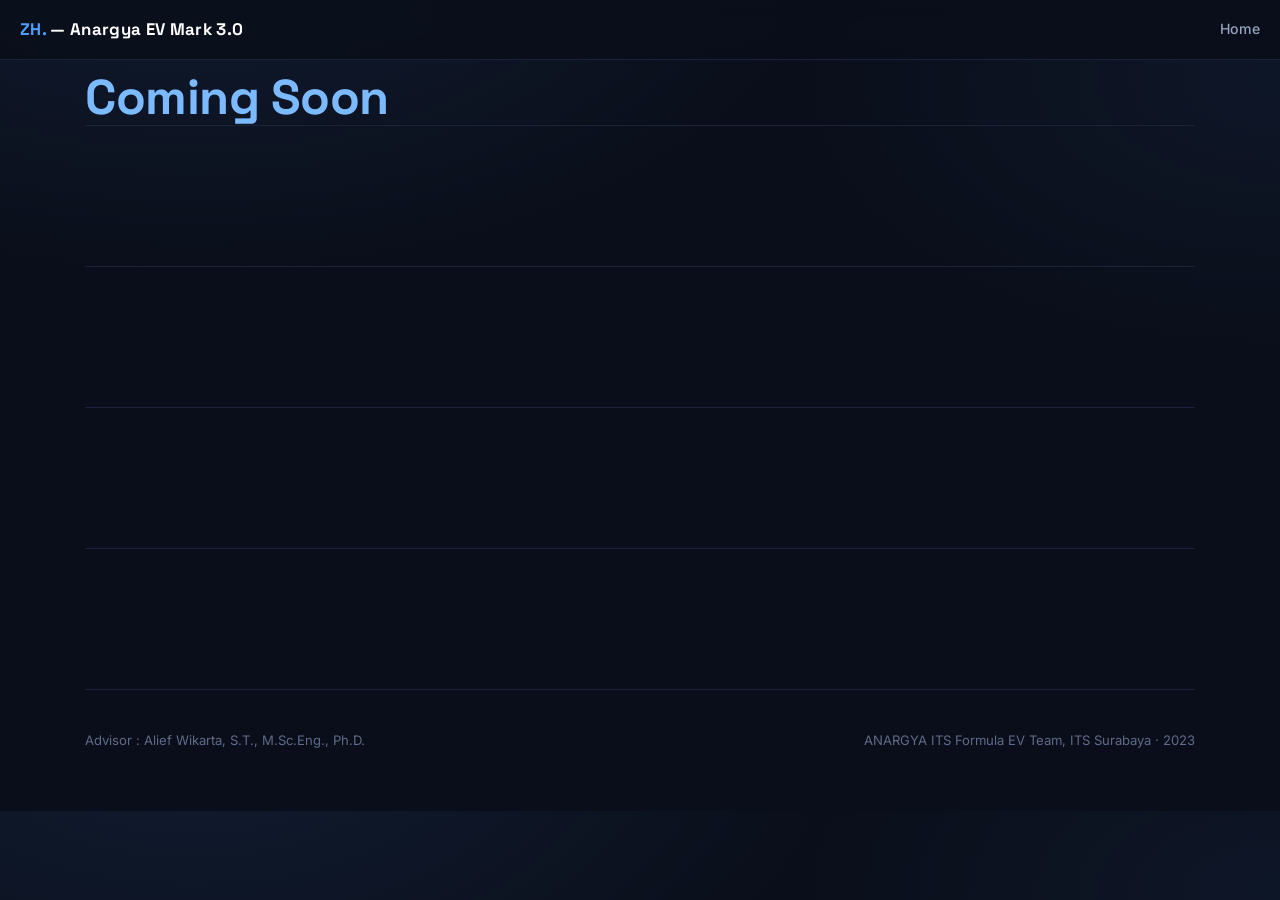
<file: project-mark_3.0.html>
<!DOCTYPE html>
<html lang="id">
<head>
<meta charset="UTF-8">
<meta name="viewport" content="width=device-width, initial-scale=1.0">
<title>Automatic Hi-Pot Testing Machine — PLC Control System</title>
<link rel="preconnect" href="https://fonts.googleapis.com">
<link rel="preconnect" href="https://fonts.gstatic.com" crossorigin>
<link href="https://fonts.googleapis.com/css2?family=Space+Grotesk:wght@400;500;600;700&family=Inter:wght@400;500;600;700&family=JetBrains+Mono:wght@400;500&display=swap" rel="stylesheet">
<style>
  :root{
    --bg: #0a0e1a;
    --bg-soft: #0d1220;
    --surface: #121a2c;
    --surface-2: #161f38;
    --border: #232f4a;
    --border-soft: #1a2338;
    --text: #e8edf7;
    --text-dim: #97a3bd;
    --text-faint: #5f6b87;
    --accent: #4d9fff;
    --accent-bright: #7cbaff;
    --accent-dim: rgba(77,159,255,0.12);
    --accent-line: rgba(77,159,255,0.28);
    --good: #34d399;
    --warn: #f5a55a;
    --bad: #f2617a;
    --radius: 14px;
  }

  *{box-sizing:border-box; margin:0; padding:0;}
  html{scroll-behavior:smooth;}
  body{
    background:
      radial-gradient(1100px 600px at 15% -10%, rgba(77,159,255,0.10), transparent 60%),
      radial-gradient(900px 500px at 100% 10%, rgba(77,159,255,0.06), transparent 55%),
      var(--bg);
    color:var(--text);
    font-family:'Inter', -apple-system, sans-serif;
    line-height:1.6;
    -webkit-font-smoothing:antialiased;
  }
  h1,h2,h3,h4{
    font-family:'Space Grotesk', 'Inter', sans-serif; 
    letter-spacing:-0.01em; 
    color:#fff;
  }
  .mono{font-family:'JetBrains Mono', monospace;}
  a{color:var(--accent-bright);}
  img{max-width:100%; display:block;}
  .wrap{
    max-width:1150px; 
    margin:0 auto; 
    padding:0 20px;
  }

  /* ---------- NAV ---------- */
  header.site-nav{
    position:sticky; top:0; z-index:50;
    background:rgba(10,14,26,0.82);
    backdrop-filter:blur(10px);
    border-bottom:1px solid var(--border-soft);
  }
  .nav-inner{
    max-width:1280px; margin:0 auto; padding:16px 20px;
    display:flex;
    align-items:center;
    justify-content:space-between;
  }
  .logo{
    font-family:'Space Grotesk', sans-serif; font-weight:700; font-size:1.05rem;
    color:#fff; letter-spacing:0.02em;
  }
  .logo span{color:var(--accent);}
  nav.links{display:flex; gap:28px;}
  nav.links a{
    color:var(--text-dim); text-decoration:none; font-size:0.88rem; font-weight:500;
    transition:color .15s;
  }
  nav.links a:hover{
    color:var(--text);
  }

  /* ---------- HERO ---------- */
  .hero{
    padding:10px 0 56px;
  }
  .eyebrow{
    display:inline-flex; 
    align-items:center; 
    gap:8px;
    font-family:'JetBrains Mono', monospace; 
    font-size:0.74rem; 
    letter-spacing:0.08em;
    text-transform:uppercase; 
    color:var(--accent-bright);
    background:var(--accent-dim); 
    border:1px solid var(--accent-line);
    padding:6px 12px; 
    border-radius:100px; 
    margin-bottom:22px;
  }
  .eyebrow::before{
    content:"●"; 
    font-size:0.55rem; 
    color:var(--good);
  }
  .hero-flex{
    margin-top:10px; 
    display:flex; 
    align-items:stretch; 
    gap:4px; 
  }
  .hero-left{
    flex:1;
    min-width:0;
    display:flex; 
    flex-direction:column;
    justify-content:flex-start;
  }
  .hero-right{
    flex:0 0 330px;
    width:460px;
    position:relative;
    min-height:280px;
  }
  .hero-right .poster-frame{
    position:absolute;
    inset:0;
    margin-top:0;
    display:flex;
  }
  .hero h1{
    font-size:clamp(1.9rem, 4.2vw, 3.05rem);
    font-weight:700; 
    line-height:1.12; 
    max-width:max-content;
    text-align:justify;
  }
  .hero h1 em{
    font-style:normal; 
    color:var(--accent-bright);
  }
  .hero p.lede{
    margin-top:20px;
    color:var(--text-dim); 
    font-size:1.06rem; 
    max-width:max-content;
    text-align: justify;
  }
  .author-row{
    margin-top:28px; 
    display:flex; 
    flex-wrap:wrap; 
    gap:10px;
  }
  .pill{
    font-size:0.82rem; color:var(--text-dim); background:var(--surface);
    border:1px solid var(--border); padding:7px 14px; border-radius:100px;
  }
  .pill b{
    color:var(--text); 
    font-weight:600;
  }

  /* ---------- STAT STRIP ---------- */
  .stat-strip{
    margin-top:46px; 
    display:grid; 
    grid-template-columns:repeat(4,1fr); 
    gap:1px;
    background:var(--border); 
    border:1px solid var(--border); 
    border-radius:var(--radius);
    overflow:hidden;
  }
  .stat{
    background:var(--surface); 
    padding:22px 20px;
  }
  .stat .num{
    font-family:'Space Grotesk', sans-serif; 
    font-size:1.7rem; font-weight:700; 
    color:var(--accent-bright);
    line-height:1.1;
  }
  .stat .label{
    font-size:0.8rem; 
    color:var(--text-dim); 
    margin-top:6px;
  }

  /* ---------- POSTER ---------- */
  .poster-frame{
    border:1px solid var(--border); 
    border-radius:var(--radius);
    overflow:hidden; 
    background:var(--surface);
    width:100%;
  }
  .poster-frame img{
    width:100%; 
    height:100%; 
    object-fit:contain;
    display:block;
  }
  .poster-cap{
    padding:12px 20px; 
    font-size:0.8rem; 
    color:var(--text-faint); 
    border-top:1px solid var(--border-soft);
  }

  /* ---------- SECTION SCAFFOLD ---------- */
  section{
    padding:70px 0;
  }
  section + section{
    border-top:1px solid var(--border-soft);
  }
  .sec-head{
    display:flex; 
    align-items:baseline; 
    gap:16px; margin-bottom:36px;
  }
  .sec-num{
    font-family:'JetBrains Mono', monospace; 
    color:var(--text-faint); 
    font-size:0.9rem;
  }
  .sec-head h2{
    font-size:1.7rem;
  }
  .sec-lede{
    color:var(--text-dim); 
    max-width:fit-content; 
    margin-bottom:36px; 
    font-size:1rem;
    text-align: justify;
  }

  /* ---------- INTRO / TWO COL ---------- */
  .two-col{
    display:grid; 
    grid-template-columns:1.1fr 0.9fr; 
    gap:44px;
  }
  .prose p{
    color:var(--text-dim); 
    margin-bottom:16px;
    text-align:justify;
  }
  .prose strong{
    color:var(--text); 
    font-weight:600;
  }
  .callout{
    background:var(--surface); 
    border:1px solid var(--border); 
    border-radius:var(--radius);
    padding:22px 24px;
  }
  .callout h4{
    font-size:0.92rem; 
    color:var(--accent-bright); 
    margin-bottom:12px; 
    font-family:'JetBrains Mono', monospace; 
    text-transform:uppercase; 
    letter-spacing:0.05em; 
    font-weight:500;
  }
  .callout ul{
    padding-left:18px; 
    color:var(--text-dim); 
    font-size:0.93rem;
    text-align:justify;
  }
  .callout li{
    margin-bottom:8px;
  }
  .callout li::marker{
    color:var(--accent);
  }

  /* ---------- METHOD FLOW ---------- */
  .flow{
    display:grid; grid-template-columns:repeat(4,1fr); gap:14px; margin-bottom:40px;
  }
  .flow-step{
    background:var(--surface);
    border:1px solid var(--border);
    border-radius:var(--radius);
    padding:20px 18px;
    position:relative;
  }
  
  .flow-step .idx{
    font-family:'JetBrains Mono', monospace;
    color:var(--accent); font-size:0.78rem;
    margin-bottom:10px; display:block;
  }

  .flow-step h4{
    font-size:0.91rem;
    margin-bottom:6px;
    color:#fff;
  }

  .flow-step p{
    font-size:0.68rem;
    color:var(--text-dim);
    text-align:justify;
  }

  .flow-arrow{
    display:none;
  }

  .method-grid{
    display:grid; 
    grid-template-columns:1fr 1fr; 
    gap:24px; 
    margin-top:8px;
  }

  .stack{
    display:flex; 
    flex-direction:column; 
    gap:24px;
  }
  
  .img-card{
    background:var(--surface); 
    border:1px solid var(--border); 
    border-radius:var(--radius); 
    overflow:hidden;
  }

  .img-card img{width:100%; background:#fff;}
  .img-card .cap{padding:14px 18px; font-size:0.85rem; color:var(--text-dim); border-top:1px solid var(--border-soft);}
  .img-card .cap b{color:var(--text);}

  table.spec{
    width:100%; border-collapse:collapse; font-size:0.87rem; margin-top:6px;
  }
  table.spec th, table.spec td{
    text-align:left; padding:10px 14px; border-bottom:1px solid var(--border-soft);
  }
  table.spec th{color:var(--text-faint); font-weight:500; font-family:'JetBrains Mono', monospace; font-size:0.72rem; text-transform:uppercase; letter-spacing:0.05em;}
  table.spec td{color:var(--text-dim);}
  table.spec td.k{color:var(--text); font-weight:500;}
  table.spec tr:last-child td{border-bottom:none;}

  .rule-badges{
    display:flex;
    flex-wrap:wrap;
    justify-content:center;
    gap:20px; 
    margin-top:14px;
    margin-bottom:14px;
  }
  
  .rule-badge{
    font-family:'JetBrains Mono', monospace; 
    font-size:0.75rem; 
    padding:6px 11px; 
    border-radius:8px;
    background:var(--bg-soft); 
    border:1px solid var(--border); 
    color:var(--text-dim);
  }
  
  .rule-badge b{
    color:var(--accent-bright);
  }

  /* ---------- RESULTS ---------- */
  .result-block{
    margin-bottom:52px;
  }
  .result-block:last-child{
    margin-bottom:0;
  }
  .result-block h3{
    font-size:1.15rem; 
    margin-bottom:6px;
  }
  .result-block .sub{
    color:var(--text-dim);
    font-size:0.92rem; 
    margin-bottom:22px; 
    max-width:max-content;
    text-align:justify;
  }
  .compare-grid{
    display:grid; 
    grid-template-columns:1fr 1fr 1fr; 
    gap:24px;
  }
  .compare-grid .img-card .cap{
    display:flex; 
    justify-content:space-between; 
    align-items:center;
  }
  .tag{
    font-size:0.7rem; 
    padding:3px 9px; 
    border-radius:100px; 
    font-family:'JetBrains Mono', monospace;
  }
  .tag.normal{
    background:rgba(97, 165, 242, 0.14); 
    color:#2f8fe6;
  }
  .tag.on{
    background:rgba(242,97,122,0.14); 
    color:var(--bad);
  }
  .tag.fz{
    background:rgba(52,211,153,0.14); 
    color:var(--good);
  }

  /* OCPI bar chart (signature element) */
  .ocpi-panel{
    background:var(--surface); 
    border:1px solid var(--border); 
    border-radius:var(--radius);
    padding:28px 30px;
  }
  .ocpi-row{display:flex; align-items:center; gap:18px; margin-bottom:20px;}
  .ocpi-row:last-child{margin-bottom:0;}
  .ocpi-name{width:170px; font-size:0.88rem; color:var(--text-dim); flex-shrink:0;}
  .ocpi-name b{color:var(--text); display:block; font-size:0.92rem;}
  .ocpi-track{flex:1; background:var(--bg-soft); border-radius:8px; height:26px; position:relative; overflow:hidden; border:1px solid var(--border-soft);}
  .ocpi-fill{height:100%; border-radius:8px; display:flex; align-items:center; justify-content:flex-end; padding-right:10px;}
  .ocpi-fill span{font-family:'JetBrains Mono', monospace; font-size:0.78rem; color:#0a0e1a; font-weight:600;}
  .ocpi-fill.best{background:linear-gradient(90deg, #2f8fe6, #7cbaff);}
  .ocpi-fill.mid{background:#4a5a7a;}
  .ocpi-fill.low{background:#37425e;}
  .ocpi-panel .foot-note{margin-top:20px; font-size:0.8rem; color:var(--text-faint); border-top:1px solid var(--border-soft); padding-top:16px;}

  .data-table-wrap{
    background:var(--surface); 
    border:1px solid var(--border); 
    border-radius:var(--radius);
    padding:6px 24px; 
    margin-top:28px; 
    overflow-x:auto;
  }

  /* ---------- Gallery ---------- */
  .gallery{display:grid; grid-template-columns:1fr 1.4fr; gap:24px;}
  .gallery .img-card:first-child{grid-row:span 1;}

  /* ---------- Conclusion ---------- */
  .conclusion-card{
    background:linear-gradient(160deg, rgba(77,159,255,0.09), rgba(77,159,255,0.02));
    border:1px solid var(--accent-line); 
    border-radius:var(--radius); 
    padding:36px;
  }
  .conclusion-card p{
    color:var(--text-dim); 
    margin-bottom:14px; 
    max-width:fit-content;
    text-align:justify;
  }
  .conclusion-card p:last-child{
    margin-bottom:0;
  }
  .conclusion-card strong{
    color:var(--text);
  }

  footer{
    padding:40px 0 60px; 
    border-top:1px solid var(--border-soft);
    display:flex; 
    justify-content:space-between; 
    flex-wrap:wrap;
    gap:12px;
    color:var(--text-faint); 
    font-size:0.82rem;
  }
  footer a{
    color:var(--text-dim); 
    text-decoration:none;
  }

  @media (max-width:820px){
    .two-col, .method-grid, .compare-grid, .gallery{grid-template-columns:1fr;}
    .hero-flex{flex-direction:column;}
    .hero-right{width:100%; max-width:320px; min-height:0; margin-top:8px; position:static;}
    .hero-right .poster-frame{position:static; height:auto;}
    .poster-frame img{height:auto; object-fit:contain;}
    .flow{grid-template-columns:1fr 1fr;}
    .stat-strip{grid-template-columns:1fr 1fr;}
    .ocpi-name{width:120px; font-size:0.8rem;}
  }
  @media (max-width:520px){
    .flow{grid-template-columns:1fr;}
    .stat-strip{grid-template-columns:1fr;}
  }

  ::selection{background:var(--accent-dim); color:#fff;}
</style>
</head>
<body>

<header class="site-nav">
  <div class="nav-inner">
    <div class="logo"><span>ZH.</span> — Anargya EV Mark 3.0</div>
    <nav class="links">
      <a href="index.html">Home</a>
      <!-- <a href="#pendahuluan">Pendahuluan</a>
      <a href="#metodologi">Metodologi</a>
      <a href="#hasil">Hasil</a>
      <a href="#kesimpulan">Kesimpulan</a> -->
    </nav>
  </div>
</header>

<div class="wrap">

  <!-- ================= HERO ================= -->
  <section class="hero" style="padding-bottom:0;">
    <div>
      <h1><em>Coming Soon</em></h1>
    </div>
  </section>

  <!-- ================= PENDAHULUAN ================= -->
  <section id="pendahuluan">
    
  </section>

  <!-- ================= METODOLOGI ================= -->
  <section id="metodologi">
    
  </section>

  <!-- ================= HASIL ================= -->
  <section id="hasil">
    
  </section>

  <!-- ================= KESIMPULAN ================= -->
  <section id="kesimpulan">
    
  </section>

  <footer>
    <div>Advisor : Alief Wikarta, S.T., M.Sc.Eng., Ph.D.</div>
    <div>ANARGYA ITS Formula EV Team, ITS Surabaya · 2023</div>
  </footer>

</div>
</body>
</html>
</file>
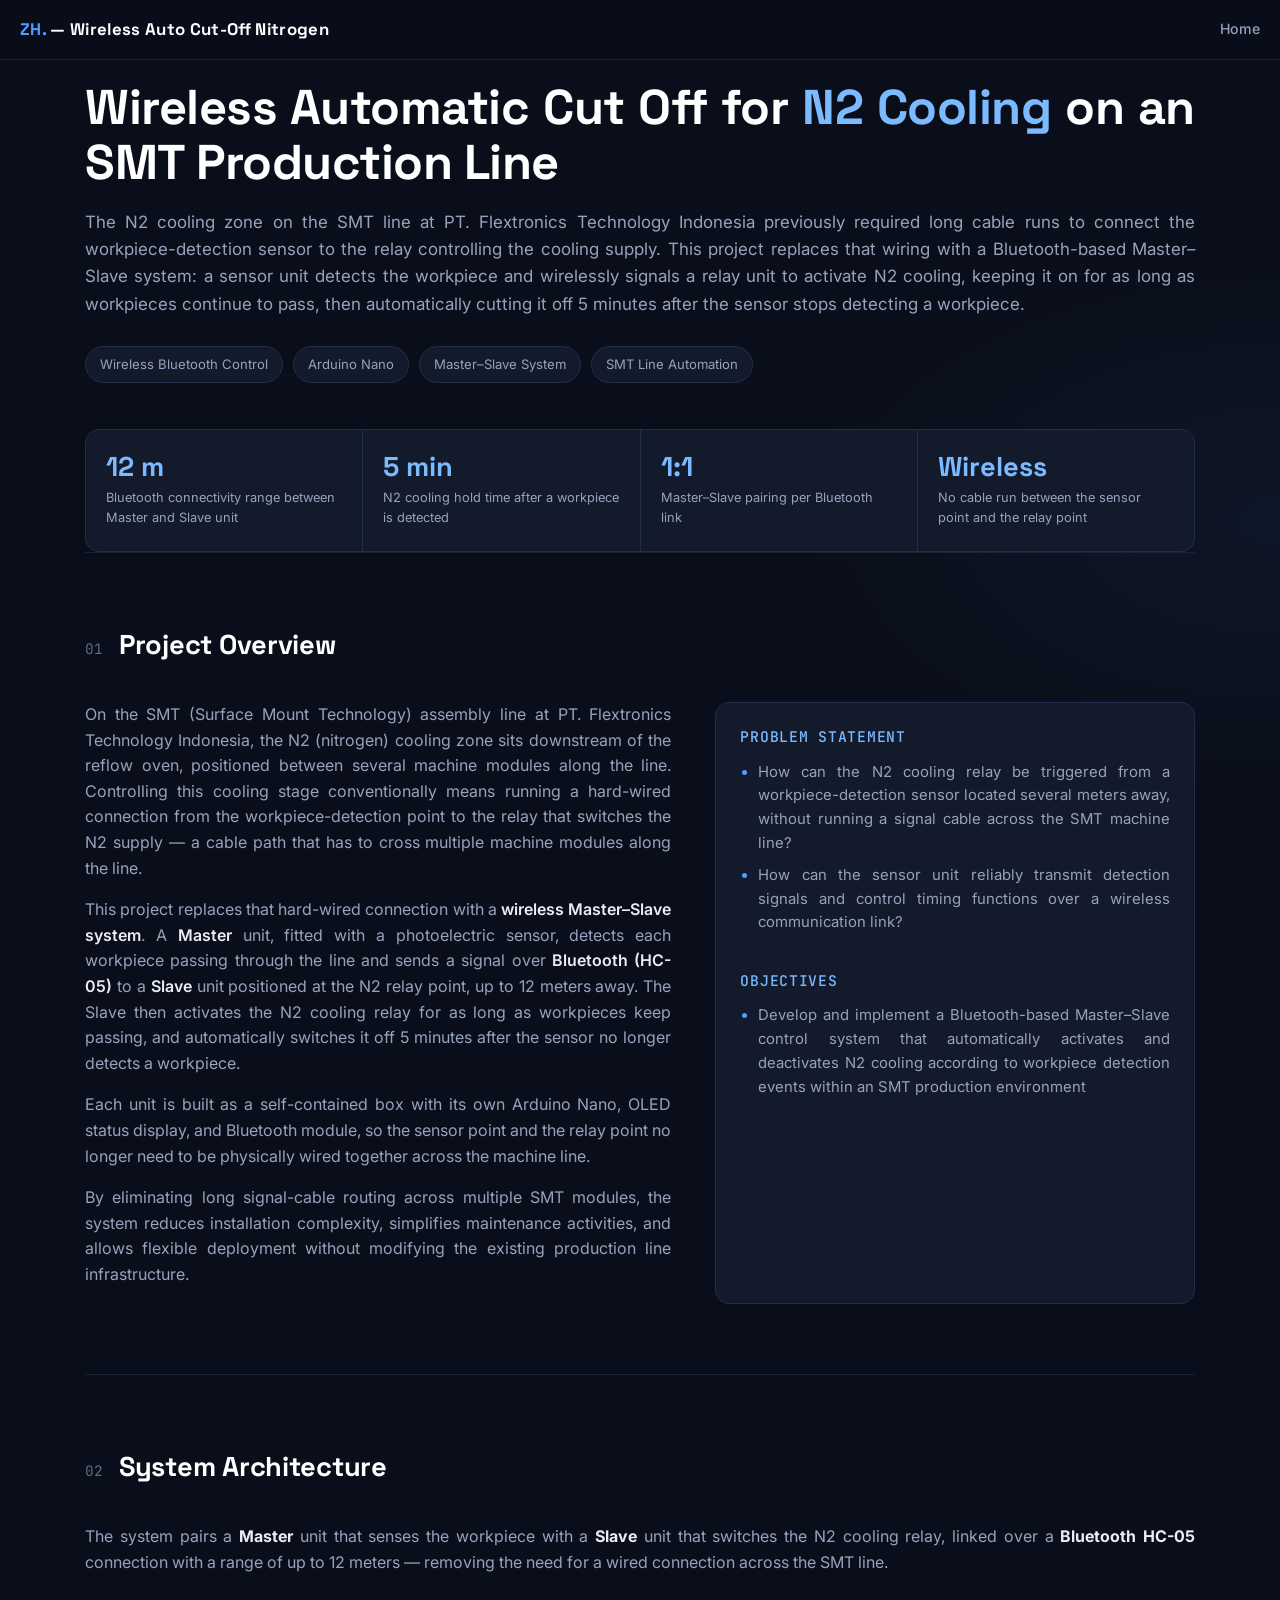
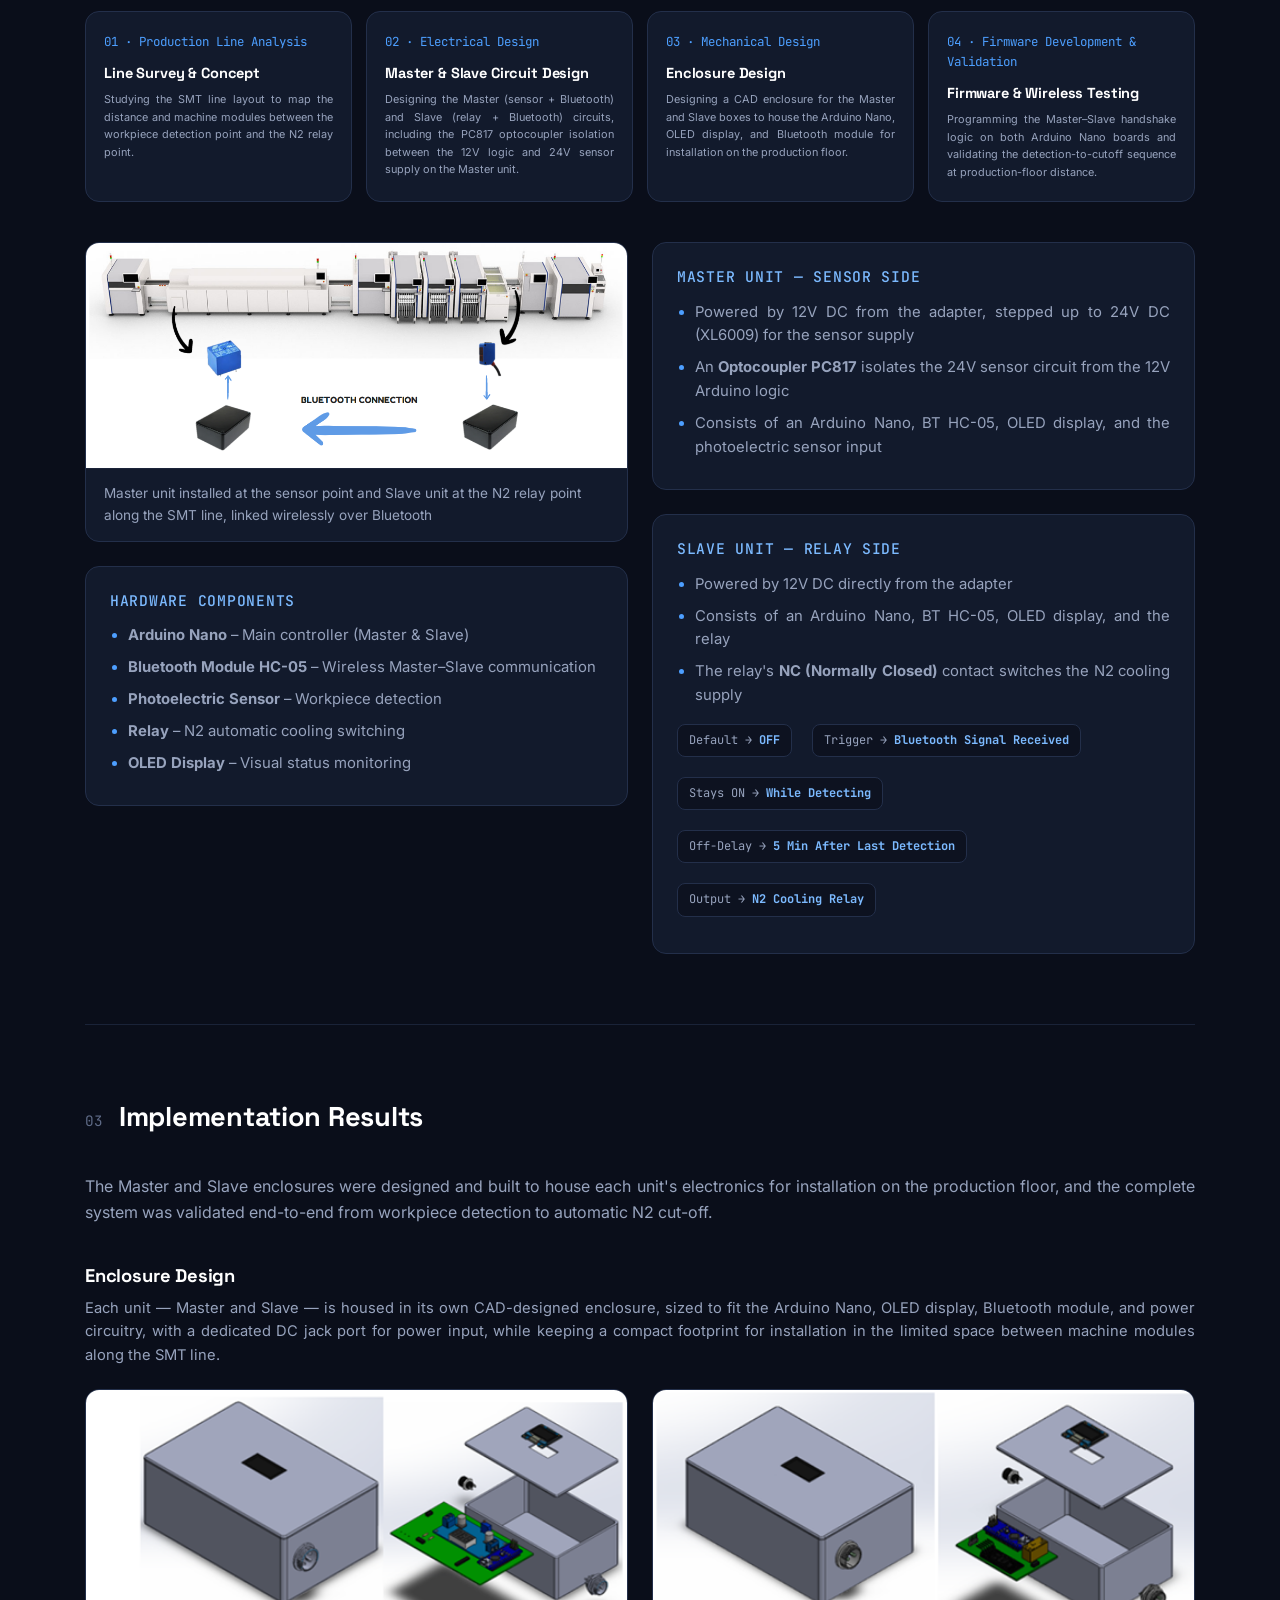
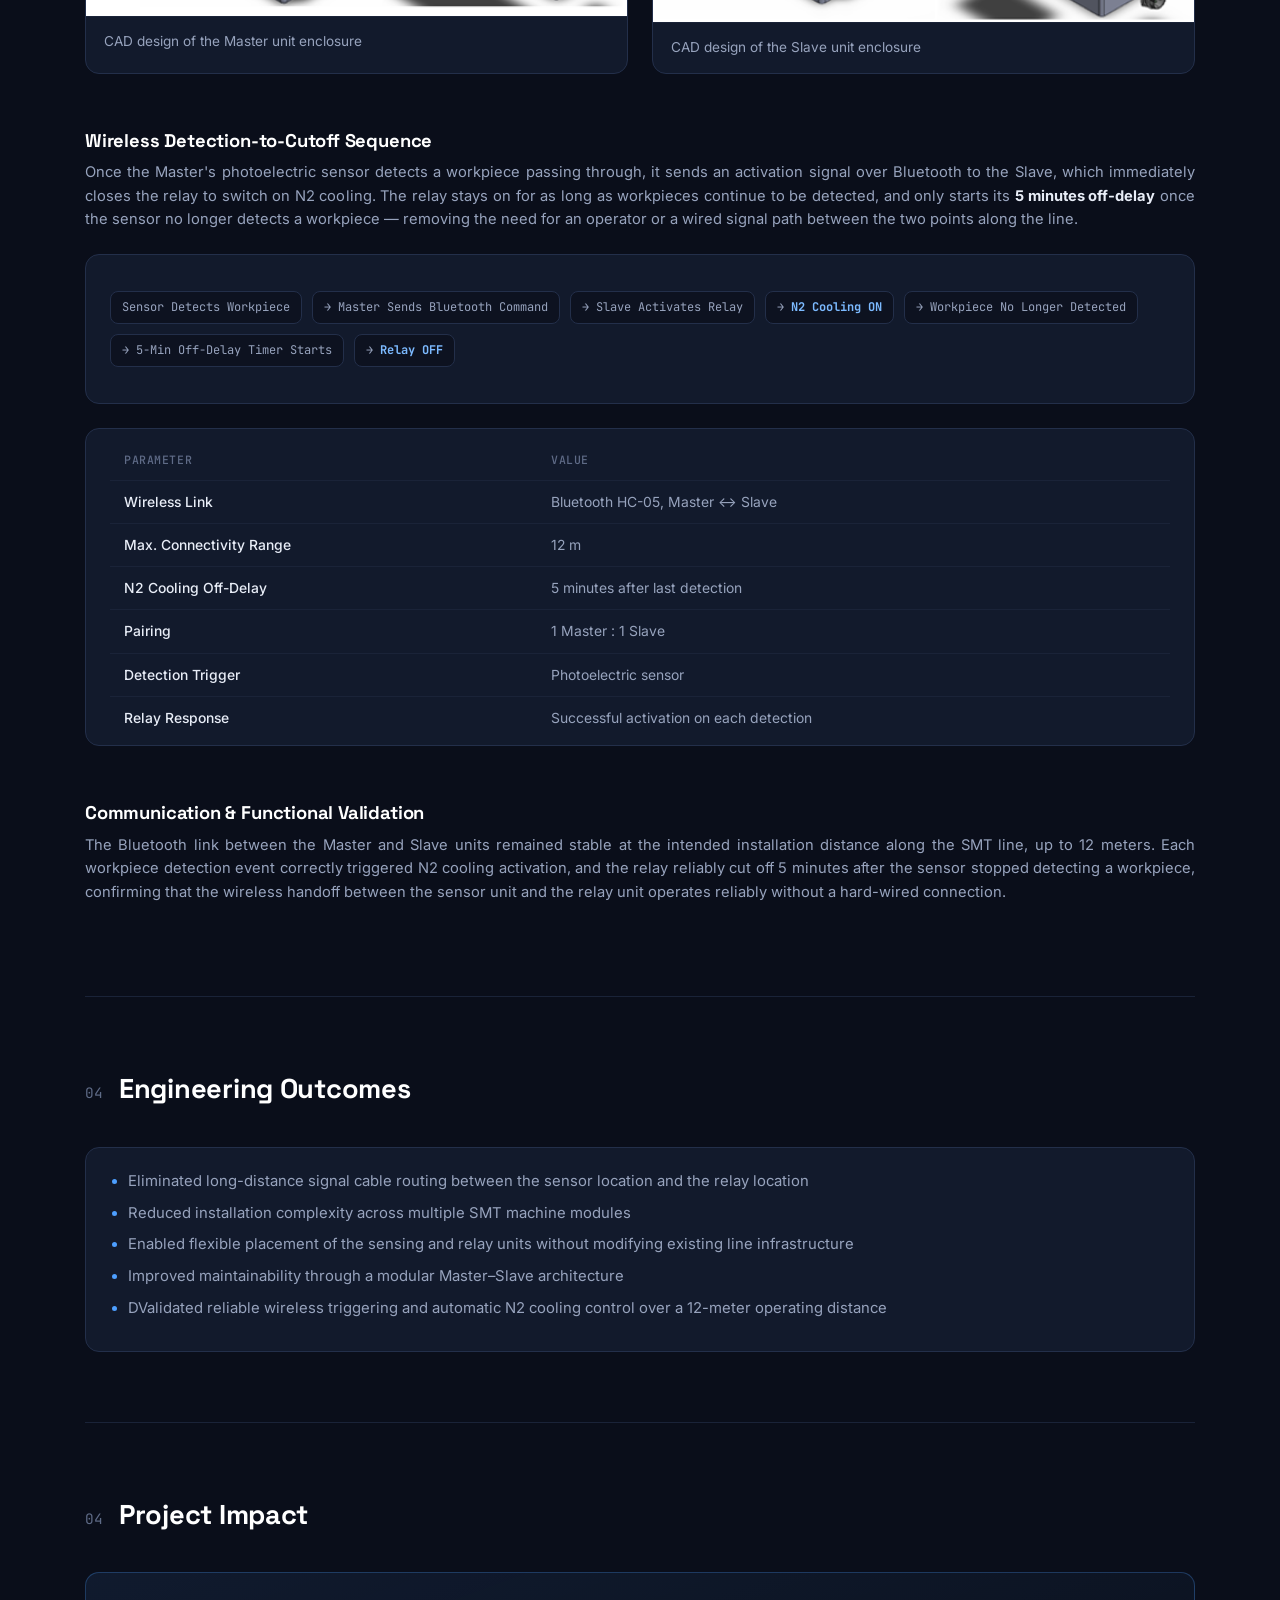
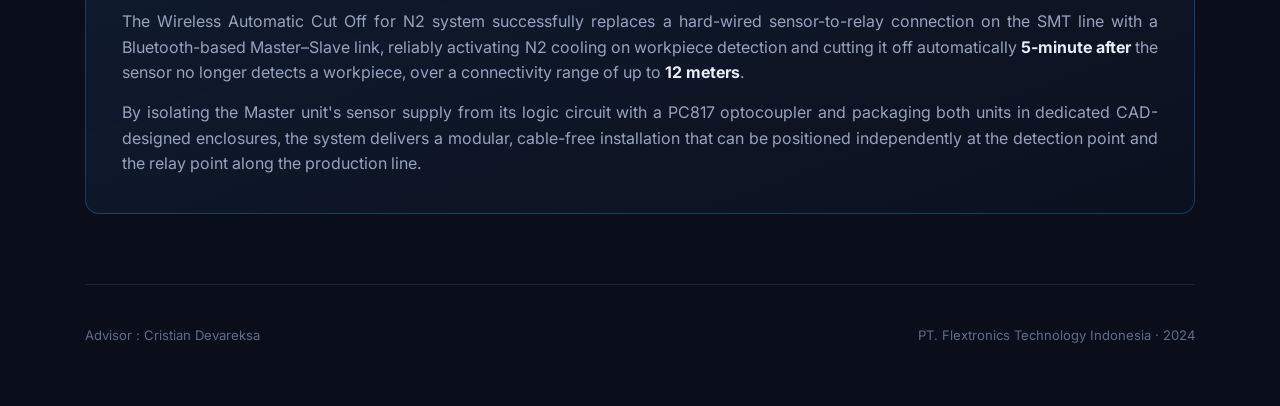
<file: project-nitrogen.html>
<!DOCTYPE html>
<html lang="id">
<head>
<meta charset="UTF-8">
<meta name="viewport" content="width=device-width, initial-scale=1.0">
<title>ZH. | Wireless Automatic Cut Off for N2</title>
<link rel="icon" type="image/png" href="assets/logo.PNG">
<link rel="preconnect" href="https://fonts.googleapis.com">
<link rel="preconnect" href="https://fonts.gstatic.com" crossorigin>
<link href="https://fonts.googleapis.com/css2?family=Space+Grotesk:wght@400;500;600;700&family=Inter:wght@400;500;600;700&family=JetBrains+Mono:wght@400;500&display=swap" rel="stylesheet">
<style>
  :root{
    --bg: #0a0e1a;
    --bg-soft: #0d1220;
    --surface: #121a2c;
    --surface-2: #161f38;
    --border: #232f4a;
    --border-soft: #1a2338;
    --text: #e8edf7;
    --text-dim: #97a3bd;
    --text-faint: #5f6b87;
    --accent: #4d9fff;
    --accent-bright: #7cbaff;
    --accent-dim: rgba(77,159,255,0.12);
    --accent-line: rgba(77,159,255,0.28);
    --good: #34d399;
    --warn: #f5a55a;
    --bad: #f2617a;
    --radius: 14px;
  }

  *{box-sizing:border-box; margin:0; padding:0;}
  html{scroll-behavior:smooth;}
  body{
    background:
      radial-gradient(1100px 600px at 15% -10%, rgba(77,159,255,0.10), transparent 60%),
      radial-gradient(900px 500px at 100% 10%, rgba(77,159,255,0.06), transparent 55%),
      var(--bg);
    color:var(--text);
    font-family:'Inter', -apple-system, sans-serif;
    line-height:1.6;
    -webkit-font-smoothing:antialiased;
  }
  h1,h2,h3,h4{font-family:'Space Grotesk', 'Inter', sans-serif; letter-spacing:-0.01em; color:#fff;}
  .mono{font-family:'JetBrains Mono', monospace;}
  a{color:var(--accent-bright);}
  img{max-width:100%; display:block;}
  .wrap{max-width:1150px; margin:0 auto; padding:0 20px;}

  /* ---------- NAV ---------- */
  header.site-nav{
    position:sticky; top:0; z-index:50;
    background:rgba(10,14,26,0.82);
    backdrop-filter:blur(10px);
    border-bottom:1px solid var(--border-soft);
  }
  .nav-inner{
    max-width:1280px; margin:0 auto; padding:16px 20px;
    display:flex; align-items:center; justify-content:space-between;
  }
  .logo{font-family:'Space Grotesk', sans-serif; font-weight:700; font-size:1.05rem; color:#fff; letter-spacing:0.02em;}
  .logo span{color:var(--accent);}
  nav.links{display:flex; gap:28px;}
  nav.links a{color:var(--text-dim); text-decoration:none; font-size:0.88rem; font-weight:500; transition:color .15s;}
  nav.links a:hover{color:var(--text);}

  /* ---------- HERO ---------- */
  .hero{
    padding:10px 0 56px;
  }
  .eyebrow{
    display:inline-flex; 
    align-items:center; 
    gap:8px;
    font-family:'JetBrains Mono', monospace; 
    font-size:0.74rem; 
    letter-spacing:0.08em;
    text-transform:uppercase; 
    color:var(--accent-bright);
    background:var(--accent-dim); 
    border:1px solid var(--accent-line);
    padding:6px 12px; 
    border-radius:100px; 
    margin-bottom:22px;
  }
  .eyebrow::before{
    content:"●"; font-size:0.55rem; 
    color:var(--warn);
  }
  .hero-flex{
    margin-top:10px; 
    display:flex; 
    align-items:stretch; 
    gap:4px;
  }
  .hero-left{
    flex:1; 
    min-width:0; 
    display:flex; 
    flex-direction:column; 
    justify-content:flex-start;
  }
  .hero h1{
    font-size:clamp(1.9rem, 4.2vw, 3.05rem);
    font-weight:700; 
    line-height:1.12; 
    max-width:max-content; 
    text-align:justify;
  }
  .hero h1 em{
    font-style:normal; 
    color:var(--accent-bright);
  }
  .hero p.lede{
    margin-top:20px; 
    color:var(--text-dim); 
    font-size:1.06rem; 
    max-width:max-content; 
    text-align:justify;
  }
  .author-row{
    margin-top:28px; 
    display:flex; 
    flex-wrap:wrap; 
    gap:10px;
  }
  .pill{
    font-size:0.82rem; 
    color:var(--text-dim); 
    background:var(--surface); 
    border:1px solid var(--border); 
    padding:7px 14px; 
    border-radius:100px;
  }
  .pill b{
    color:var(--text); 
    font-weight:600;
  }

  /* ---------- STAT STRIP ---------- */
  .stat-strip{
    margin-top:46px; 
    display:grid; 
    grid-template-columns:repeat(4,1fr); 
    gap:1px;
    background:var(--border); 
    border:1px solid var(--border); 
    border-radius:var(--radius);
    overflow:hidden;
  }
  .stat{
    background:var(--surface); 
    padding:22px 20px;
  }
  .stat .num{
    font-family:'Space Grotesk', sans-serif; 
    font-size:1.7rem; font-weight:700; 
    color:var(--accent-bright);
    line-height:1.1;
  }
  .stat .label{
    font-size:0.8rem; 
    color:var(--text-dim); 
    margin-top:6px;
  }

  /* ---------- POSTER ---------- */
  .poster-frame{
    border:1px solid var(--border); 
    border-radius:var(--radius);
    overflow:hidden; 
    background:var(--surface);
    width:100%;
  }
  .poster-frame img{
    width:100%; 
    height:100%; 
    object-fit:contain;
    display:block;
  }
  .poster-cap{
    padding:12px 20px; 
    font-size:0.8rem; 
    color:var(--text-faint); 
    border-top:1px solid var(--border-soft);
  }

  /* ---------- SECTION SCAFFOLD ---------- */
  section{
    padding:70px 0;
  }
  section + section{
    border-top:1px solid var(--border-soft);
  }
  .sec-head{
    display:flex; 
    align-items:baseline; 
    gap:16px; margin-bottom:36px;
  }
  .sec-num{
    font-family:'JetBrains Mono', monospace; 
    color:var(--text-faint); 
    font-size:0.9rem;
  }
  .sec-head h2{
    font-size:1.7rem;
  }
  .sec-lede{
    color:var(--text-dim); 
    max-width:fit-content; 
    margin-bottom:36px; 
    font-size:1rem;
    text-align: justify;
  }

  /* ---------- INTRO / TWO COL ---------- */
  .two-col{
    display:grid; 
    grid-template-columns:1.1fr 0.9fr; 
    gap:44px;
  }
  .prose p{
    color:var(--text-dim); 
    margin-bottom:16px;
    text-align:justify;
  }
  .prose strong{
    color:var(--text); 
    font-weight:600;
  }
  .callout{
    background:var(--surface); 
    border:1px solid var(--border); 
    border-radius:var(--radius);
    padding:22px 24px;
  }
  .callout h4{
    font-size:0.92rem; 
    color:var(--accent-bright); 
    margin-bottom:12px; 
    font-family:'JetBrains Mono', monospace; 
    text-transform:uppercase; 
    letter-spacing:0.05em; 
    font-weight:500;
  }
  .callout ul{
    padding-left:18px; 
    color:var(--text-dim); 
    font-size:0.93rem;
    text-align:justify;
  }
  .callout li{
    margin-bottom:8px;
  }
  .callout li::marker{
    color:var(--accent);
  }

  /* ---------- METHOD FLOW ---------- */
  .flow{
    display:grid; grid-template-columns:repeat(4,1fr); gap:14px; margin-bottom:40px;
  }
  .flow-step{
    background:var(--surface);
    border:1px solid var(--border);
    border-radius:var(--radius);
    padding:20px 18px;
    position:relative;
  }
  
  .flow-step .idx{
    font-family:'JetBrains Mono', monospace;
    color:var(--accent); font-size:0.78rem;
    margin-bottom:10px; display:block;
  }

  .flow-step h4{
    font-size:0.91rem;
    margin-bottom:6px;
    color:#fff;
  }

  .flow-step p{
    font-size:0.68rem;
    color:var(--text-dim);
    text-align:justify;
  }

  .flow-arrow{
    display:none;
  }

  .method-grid{
    display:grid; 
    grid-template-columns:1fr 1fr; 
    gap:24px; 
    margin-top:8px;
  }

  .stack{
    display:flex; 
    flex-direction:column; 
    gap:24px;
  }
  
  .img-card{
    background:var(--surface); 
    border:1px solid var(--border); 
    border-radius:var(--radius); 
    overflow:hidden;
  }

  .img-card img{width:100%; background:#fff;}
  .img-card .cap{padding:14px 18px; font-size:0.85rem; color:var(--text-dim); border-top:1px solid var(--border-soft);}
  .img-card .cap b{color:var(--text);}

  table.spec{
    width:100%; border-collapse:collapse; font-size:0.87rem; margin-top:6px;
  }
  table.spec th, table.spec td{
    text-align:left; padding:10px 14px; border-bottom:1px solid var(--border-soft);
  }
  table.spec th{color:var(--text-faint); font-weight:500; font-family:'JetBrains Mono', monospace; font-size:0.72rem; text-transform:uppercase; letter-spacing:0.05em;}
  table.spec td{color:var(--text-dim);}
  table.spec td.k{color:var(--text); font-weight:500;}
  table.spec tr:last-child td{border-bottom:none;}

  .rule-badges{
    display:flex;
    flex-wrap:wrap;
    justify-content:center;
    gap:20px; 
    margin-top:14px;
    margin-bottom:14px;
  }
  
  .rule-badge{
    font-family:'JetBrains Mono', monospace; 
    font-size:0.75rem; 
    padding:6px 11px; 
    border-radius:8px;
    background:var(--bg-soft); 
    border:1px solid var(--border); 
    color:var(--text-dim);
  }
  
  .rule-badge b{
    color:var(--accent-bright);
  }

  /* ---------- RESULTS ---------- */
  .result-block{
    margin-bottom:52px;
  }
  .result-block:last-child{
    margin-bottom:0;
  }
  .result-block h3{
    font-size:1.15rem; 
    margin-bottom:6px;
  }
  .result-block .sub{
    color:var(--text-dim);
    font-size:0.92rem; 
    margin-bottom:22px; 
    max-width:max-content;
    text-align:justify;
  }
  .compare-grid{
    display:grid; 
    grid-template-columns:1fr 1fr 1fr; 
    gap:24px;
  }
  .compare-grid .img-card .cap{
    display:flex; 
    justify-content:space-between; 
    align-items:center;
  }
  .tag{
    font-size:0.7rem; 
    padding:3px 9px; 
    border-radius:100px; 
    font-family:'JetBrains Mono', monospace;
  }
  .tag.normal{
    background:rgba(97, 165, 242, 0.14); 
    color:#2f8fe6;
  }
  .tag.on{
    background:rgba(242,97,122,0.14); 
    color:var(--bad);
  }
  .tag.fz{
    background:rgba(52,211,153,0.14); 
    color:var(--good);
  }

  /* ---------- Gallery ---------- */
  .gallery{display:grid; grid-template-columns:1fr 1.4fr; gap:24px;}
  .gallery .img-card:first-child{grid-row:span 1;}

  /* ---------- Conclusion ---------- */
  .conclusion-card{
    background:linear-gradient(160deg, rgba(77,159,255,0.09), rgba(77,159,255,0.02));
    border:1px solid var(--accent-line); 
    border-radius:var(--radius); 
    padding:36px;
  }
  .conclusion-card p{
    color:var(--text-dim); 
    margin-bottom:14px; 
    max-width:fit-content;
    text-align:justify;
  }
  .conclusion-card p:last-child{
    margin-bottom:0;
  }
  .conclusion-card strong{
    color:var(--text);
  }

  footer{
    padding:40px 0 60px; 
    border-top:1px solid var(--border-soft);
    display:flex; 
    justify-content:space-between; 
    flex-wrap:wrap;
    gap:12px;
    color:var(--text-faint); 
    font-size:0.82rem;
  }
  footer a{
    color:var(--text-dim); 
    text-decoration:none;
  }

  @media (max-width:820px){
    .two-col, .method-grid, .compare-grid, .gallery{grid-template-columns:1fr;}
    .hero-flex{flex-direction:column;}
    .hero-right{width:100%; max-width:320px; min-height:0; margin-top:8px; position:static;}
    .hero-right .poster-frame{position:static; height:auto;}
    .poster-frame img{height:auto; object-fit:contain;}
    .flow{grid-template-columns:1fr 1fr;}
    .stat-strip{grid-template-columns:1fr 1fr;}
  }
  @media (max-width:520px){
    .flow{grid-template-columns:1fr;}
    .stat-strip{grid-template-columns:1fr;}
  }

  ::selection{background:var(--accent-dim); color:#fff;}
</style>
</head>
<body>

<header class="site-nav">
  <div class="nav-inner">
    <div class="logo"><span>ZH.</span> — Wireless Auto Cut-Off Nitrogen</div>
    <nav class="links">
      <a href="index.html">Home</a>
    </nav>
  </div>
</header>

<div class="wrap">

  <!-- ================= HERO ================= -->
  <section class="hero" style="padding-bottom:0;">
    <div class="hero-flex">
      <div class="hero-left">
        <h1>Wireless Automatic Cut Off for <em>N2 Cooling</em> on an SMT Production Line</h1>
        <p class="lede">
          The N2 cooling zone on the SMT line at PT. Flextronics Technology Indonesia previously 
          required long cable runs to connect the workpiece-detection sensor to the relay controlling 
          the cooling supply. This project replaces that wiring with a Bluetooth-based Master–Slave 
          system: a sensor unit detects the workpiece and wirelessly signals a relay unit to activate 
          N2 cooling, keeping it on for as long as workpieces continue to pass, then automatically 
          cutting it off 5 minutes after the sensor stops detecting a workpiece.
        </p>
        <div class="author-row">
          <span class="pill">Wireless Bluetooth Control</span>
          <span class="pill">Arduino Nano</span>
          <span class="pill">Master–Slave System</span>
          <span class="pill">SMT Line Automation</span>
        </div>
      </div>
    </div>
    <div class="stat-strip">
      <div class="stat">
        <div class="num">12 m</div>
        <div class="label">Bluetooth connectivity range between Master and Slave unit</div>
      </div>
      <div class="stat">
        <div class="num">5 min</div>
        <div class="label">N2 cooling hold time after a workpiece is detected</div>
      </div>
      <div class="stat">
        <div class="num">1:1</div>
        <div class="label">Master–Slave pairing per Bluetooth link</div>
      </div>
      <div class="stat">
        <div class="num">Wireless</div>
        <div class="label">No cable run between the sensor point and the relay point</div>
      </div>
    </div>
  </section>

  <!-- ================= PENDAHULUAN ================= -->
  <section id="pendahuluan">
    <div class="sec-head"><span class="sec-num">01</span><h2>Project Overview</h2></div>
    <div class="two-col">
      <div class="prose">
        <p>
          On the SMT (Surface Mount Technology) assembly line at PT. Flextronics Technology Indonesia,
          the N2 (nitrogen) cooling zone sits downstream of the reflow oven, positioned between several
          machine modules along the line. Controlling this cooling stage conventionally means running a
          hard-wired connection from the workpiece-detection point to the relay that switches the N2
          supply — a cable path that has to cross multiple machine modules along the line.
        </p>
        <p>
          This project replaces that hard-wired connection with a <strong>wireless Master–Slave system</strong>.
          A <strong>Master</strong> unit, fitted with a photoelectric sensor, detects each workpiece passing
          through the line and sends a signal over <strong>Bluetooth (HC-05)</strong> to a <strong>Slave</strong>
          unit positioned at the N2 relay point, up to 12 meters away. The Slave then activates the N2 cooling 
          relay for as long as workpieces keep passing, and automatically switches it off 5 minutes after the 
          sensor no longer detects a workpiece.
        </p>
        <p>
          Each unit is built as a self-contained box with its own Arduino Nano, OLED status display, and
          Bluetooth module, so the sensor point and the relay point no longer need to be physically wired
          together across the machine line.
        </p>
        <p>
          By eliminating long signal-cable routing across multiple SMT modules, the system reduces
          installation complexity, simplifies maintenance activities, and allows flexible deployment
          without modifying the existing production line infrastructure.
        </p>
      </div>
      <div class="callout">
        <h4>Problem Statement</h4>
        <ul>
          <li>
            How can the N2 cooling relay be triggered from a workpiece-detection sensor located several
            meters away, without running a signal cable across the SMT machine line?
          </li>
          <li>
            How can the sensor unit reliably transmit detection signals and control timing functions over 
            a wireless communication link?
          </li>
        </ul>
        <br>
        <h4>Objectives</h4>
        <ul>
          <li>
            Develop and implement a Bluetooth-based Master–Slave control system that automatically activates 
            and deactivates N2 cooling according to workpiece detection events within an SMT production environment
          </li>
        </ul>
      </div>
    </div>
  </section>

  <!-- ================= METODOLOGI ================= -->
  <section id="metodologi">
    <div class="sec-head"><span class="sec-num">02</span><h2>System Architecture</h2></div>
    <p class="sec-lede">
      The system pairs a <strong style="color:var(--text)">Master</strong> unit that senses the workpiece
      with a <strong style="color:var(--text)">Slave</strong> unit that switches the N2 cooling relay,
      linked over a <strong style="color:var(--text)">Bluetooth HC-05</strong> connection with a range of
      up to 12 meters — removing the need for a wired connection across the SMT line.
    </p>

    <div class="flow">
      <div class="flow-step">
        <span class="idx">01 · Production Line Analysis</span>
        <h4>Line Survey &amp; Concept</h4>
        <p>
          Studying the SMT line layout to map the distance and machine modules between the workpiece
          detection point and the N2 relay point.
        </p>
      </div>
      <div class="flow-step">
        <span class="idx">02 · Electrical Design</span>
        <h4>Master &amp; Slave Circuit Design</h4>
        <p>
          Designing the Master (sensor + Bluetooth) and Slave (relay + Bluetooth) circuits, including the
          PC817 optocoupler isolation between the 12V logic and 24V sensor supply on the Master unit.
        </p>
      </div>
      <div class="flow-step">
        <span class="idx">03 · Mechanical Design</span>
        <h4>Enclosure Design</h4>
        <p>
          Designing a CAD enclosure for the Master and Slave boxes to house the Arduino Nano, OLED
          display, and Bluetooth module for installation on the production floor.
        </p>
      </div>
      <div class="flow-step">
        <span class="idx">04 · Firmware Development &amp; Validation</span>
        <h4>Firmware &amp; Wireless Testing</h4>
        <p>
          Programming the Master–Slave handshake logic on both Arduino Nano boards and validating the
          detection-to-cutoff sequence at production-floor distance.
        </p>
      </div>
    </div>

    <div class="method-grid">
      <div class="stack">
        <div class="img-card">
          <img src="assets/projects/Wireless Auto Cut Off N2/connection with smt machine.PNG" alt="Integrasi Wireless Automatic Cut Off N2 pada SMT Line">
          <div class="cap">Master unit installed at the sensor point and Slave unit at the N2 relay point along the SMT line, linked wirelessly over Bluetooth</div>
        </div>
        <div class="callout">
          <h4>Hardware Components</h4>
          <ul>            
            <li><strong>Arduino Nano</strong> – Main controller (Master & Slave)</li>
            <li><strong>Bluetooth Module HC-05</strong> – Wireless Master–Slave communication</li>
            <li><strong>Photoelectric Sensor</strong> – Workpiece detection</li>
            <li><strong>Relay</strong> – N2 automatic cooling switching</li>
            <li><strong>OLED Display</strong> – Visual status monitoring</li>
          </ul>
        </div>
      </div>
      <div class="stack">
        <div class="callout">
          <h4>Master Unit — Sensor Side</h4>
          <ul>
            <li>Powered by 12V DC from the adapter, stepped up to 24V DC (XL6009) for the sensor supply</li>
            <li>An <strong>Optocoupler PC817</strong> isolates the 24V sensor circuit from the 12V Arduino logic</li>
            <li>Consists of an Arduino Nano, BT HC-05, OLED display, and the photoelectric sensor input</li>
          </ul>
        </div>
        <div class="callout">
          <h4>Slave Unit — Relay Side</h4>
          <ul>
            <li>Powered by 12V DC directly from the adapter</li>
            <li>Consists of an Arduino Nano, BT HC-05, OLED display, and the relay</li>
            <li>The relay's <strong>NC (Normally Closed)</strong> contact switches the N2 cooling supply</li>
          </ul>
          <div class="rule-badges" style="justify-content:flex-start; margin-top:16px;">
            <span class="rule-badge">Default → <b>OFF</b></span>
            <span class="rule-badge">Trigger → <b>Bluetooth Signal Received</b></span>
            <span class="rule-badge">Stays ON → <b>While Detecting</b></span>
            <span class="rule-badge">Off-Delay → <b>5 Min After Last Detection</b></span>
            <span class="rule-badge">Output → <b>N2 Cooling Relay</b></span>
          </div>
        </div>
      </div>
    </div>
  </section>

  <!-- ================= HASIL ================= -->
  <section id="hasil">
    <div class="sec-head"><span class="sec-num">03</span><h2>Implementation Results</h2></div>
    <p class="sec-lede">
      The Master and Slave enclosures were designed and built to house each unit's electronics for
      installation on the production floor, and the complete system was validated end-to-end from
      workpiece detection to automatic N2 cut-off.
    </p>

    <div class="result-block">
      <h3>Enclosure Design</h3>
      <p class="sub">
        Each unit — Master and Slave — is housed in its own CAD-designed enclosure, sized to fit the
        Arduino Nano, OLED display, Bluetooth module, and power circuitry, with a dedicated DC jack port
        for power input, while keeping a compact footprint for installation in the limited space between
        machine modules along the SMT line.
      </p>
      <div class="method-grid">
        <div class="img-card">
          <img src="assets/projects/Wireless Auto Cut Off N2/cad_box_master.PNG" alt="Desain CAD Box Master">
          <div class="cap">CAD design of the Master unit enclosure</div>
        </div>
        <div class="img-card">
          <img src="assets/projects/Wireless Auto Cut Off N2/cad_box_slave.PNG" alt="Desain CAD Box Slave">
          <div class="cap">CAD design of the Slave unit enclosure</div>
        </div>
      </div>
    </div>

    <div class="result-block">
      <h3>Wireless Detection-to-Cutoff Sequence</h3>
      <p class="sub">
        Once the Master's photoelectric sensor detects a workpiece passing through, it sends an activation
        signal over Bluetooth to the Slave, which immediately closes the relay to switch on N2 cooling.
        The relay stays on for as long as workpieces continue to be detected, and only starts its
        <strong style="color:var(--text)">5 minutes off-delay</strong> once the sensor no longer detects 
        a workpiece — removing the need for an operator or a wired signal path between the two points 
        along the line.
      </p>
      <div class="stack">
        <div class="callout">
          <div class="rule-badges" style="justify-content:flex-start; gap:10px;">
            <span class="rule-badge">Sensor Detects Workpiece</span>
            <span class="rule-badge">→ Master Sends Bluetooth Command</span>
            <span class="rule-badge">→ Slave Activates Relay</span>
            <span class="rule-badge">→ <b>N2 Cooling ON</b></span>
            <span class="rule-badge">→ Workpiece No Longer Detected</span>
            <span class="rule-badge">→ 5-Min Off-Delay Timer Starts</span>
            <span class="rule-badge">→ <b>Relay OFF</b></span>
          </div>
        </div>
        <div class="data-table-wrap" style="background:var(--surface); border:1px solid var(--border); border-radius:var(--radius); padding:6px 24px; margin-top:0;">
          <table class="spec">
            <tr><th>Parameter</th><th>Value</th></tr>
            <tr><td class="k">Wireless Link</td><td>Bluetooth HC-05, Master ↔ Slave</td></tr>
            <tr><td class="k">Max. Connectivity Range</td><td>12 m</td></tr>
            <tr><td class="k">N2 Cooling Off-Delay</td><td>5 minutes after last detection</td></tr>
            <tr><td class="k">Pairing</td><td>1 Master : 1 Slave</td></tr>
            <tr><td class="k">Detection Trigger</td><td>Photoelectric sensor</td></tr>
            <tr><td class="k">Relay Response</td><td>Successful activation on each detection</td></tr>
          </table>
        </div>
      </div>
    </div>
    <div class="result-block">
      <h3>Communication & Functional Validation</h3>
      <p class="sub">
        The Bluetooth link between the Master and Slave units remained stable at the intended installation 
        distance along the SMT line, up to 12 meters. Each workpiece detection event correctly triggered 
        N2 cooling activation, and the relay reliably cut off 5 minutes after the sensor stopped detecting 
        a workpiece, confirming that the wireless handoff between the sensor unit and the relay unit operates 
        reliably without a hard-wired connection.
      </p>
    </div>
  </section>

  <!-- ================= ENGINEERING OUTCOMES ================= -->
  <section id="outcomes">
    <div class="sec-head"><span class="sec-num">04</span><h2>Engineering Outcomes</h2></div>
    <div class="callout">
      <ul>
        <li>Eliminated long-distance signal cable routing between the sensor location and the relay location</li>
        <li>Reduced installation complexity across multiple SMT machine modules</li>
        <li>Enabled flexible placement of the sensing and relay units without modifying existing line infrastructure</li>
        <li>Improved maintainability through a modular Master–Slave architecture</li>
        <li>DValidated reliable wireless triggering and automatic N2 cooling control over a 12-meter operating distance</li>
      </ul>
    </div>
  </section>

  <!-- ================= KESIMPULAN ================= -->
  <section id="kesimpulan">
    <div class="sec-head"><span class="sec-num">04</span><h2>Project Impact</h2></div>
    <div class="conclusion-card">
      <p>
        The Wireless Automatic Cut Off for N2 system successfully replaces a hard-wired sensor-to-relay 
        connection on the SMT line with a Bluetooth-based Master–Slave link, reliably activating N2 cooling 
        on workpiece detection and cutting it off automatically <strong>5-minute after</strong> the sensor 
        no longer detects a workpiece, over a connectivity range of up to <strong>12 meters</strong>.
      </p>
      <p>
        By isolating the Master unit's sensor supply from its logic circuit with a PC817 optocoupler and
        packaging both units in dedicated CAD-designed enclosures, the system delivers a modular,
        cable-free installation that can be positioned independently at the detection point and the relay
        point along the production line.
      </p>
    </div>
  </section>

  <footer>
    <div>Advisor : Cristian Devareksa</div>
    <div>PT. Flextronics Technology Indonesia · 2024</div>
  </footer>

</div>
</body>
</html>
</file>
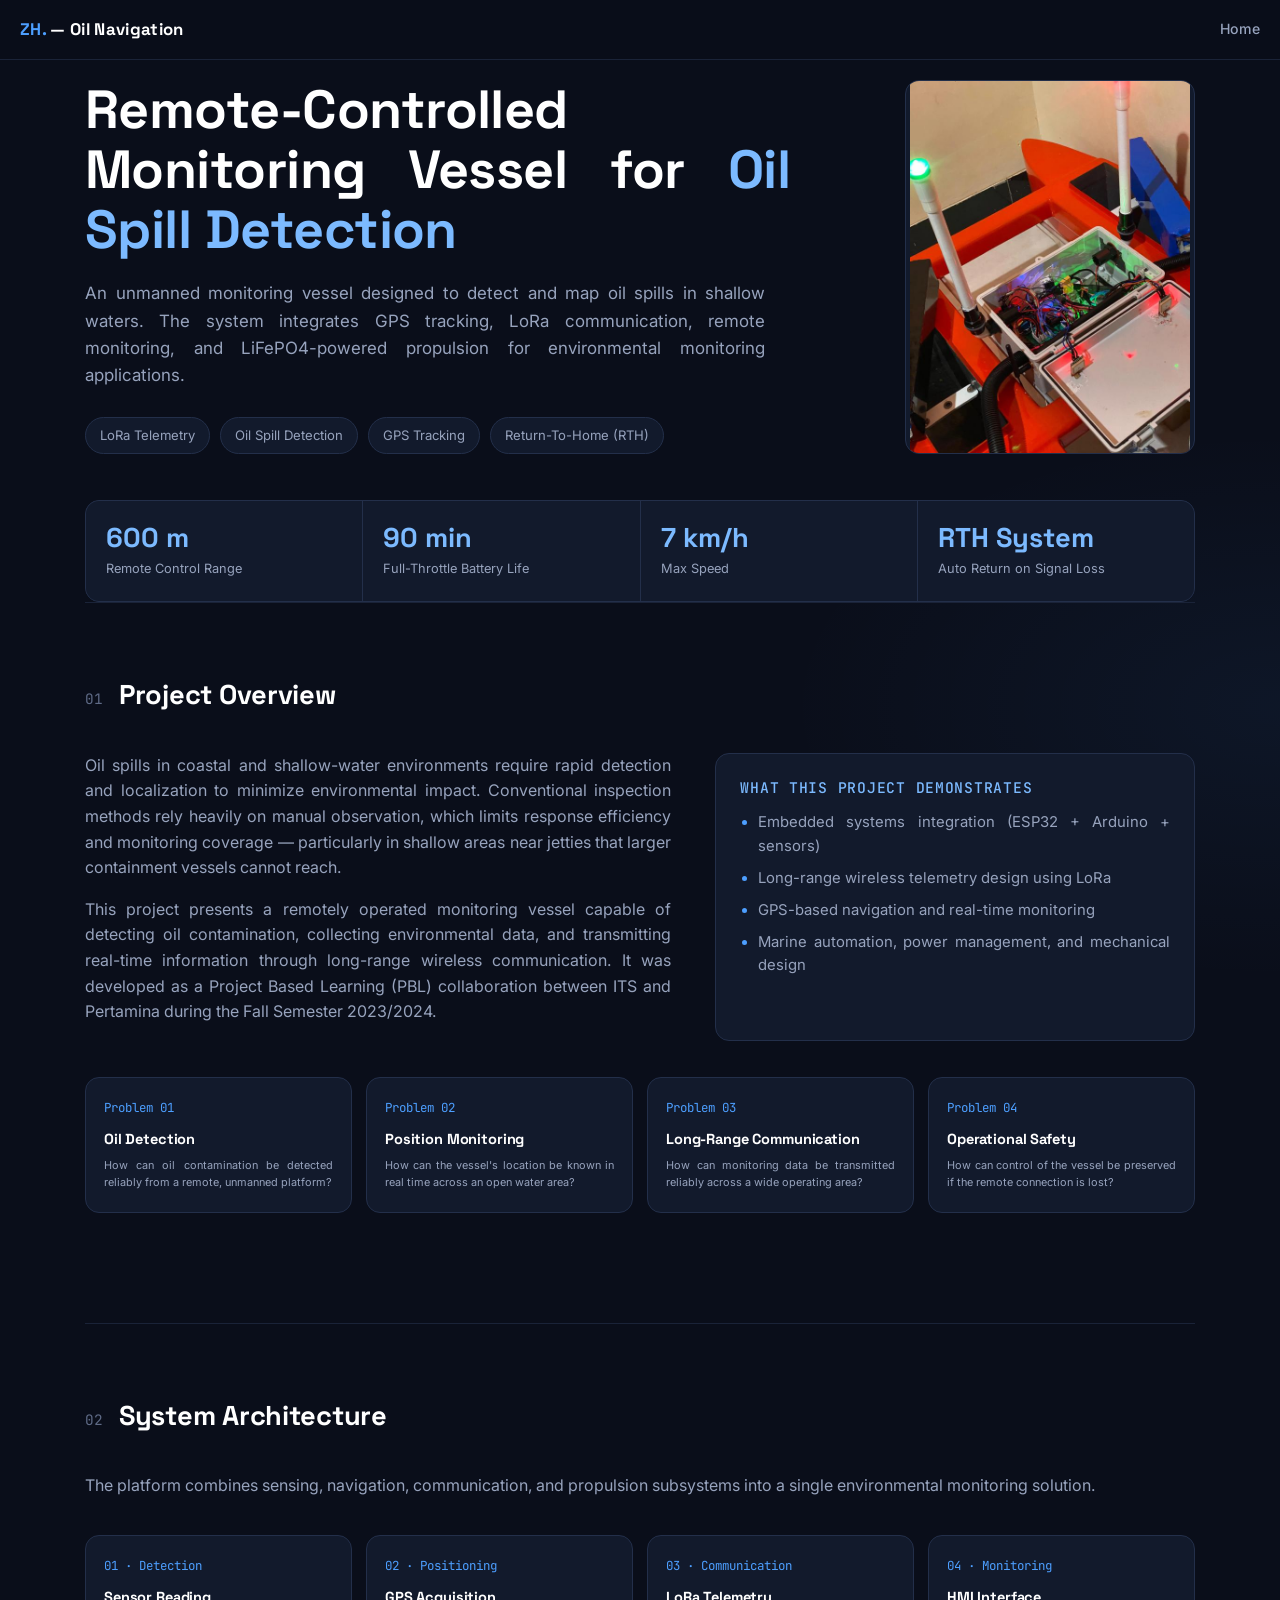
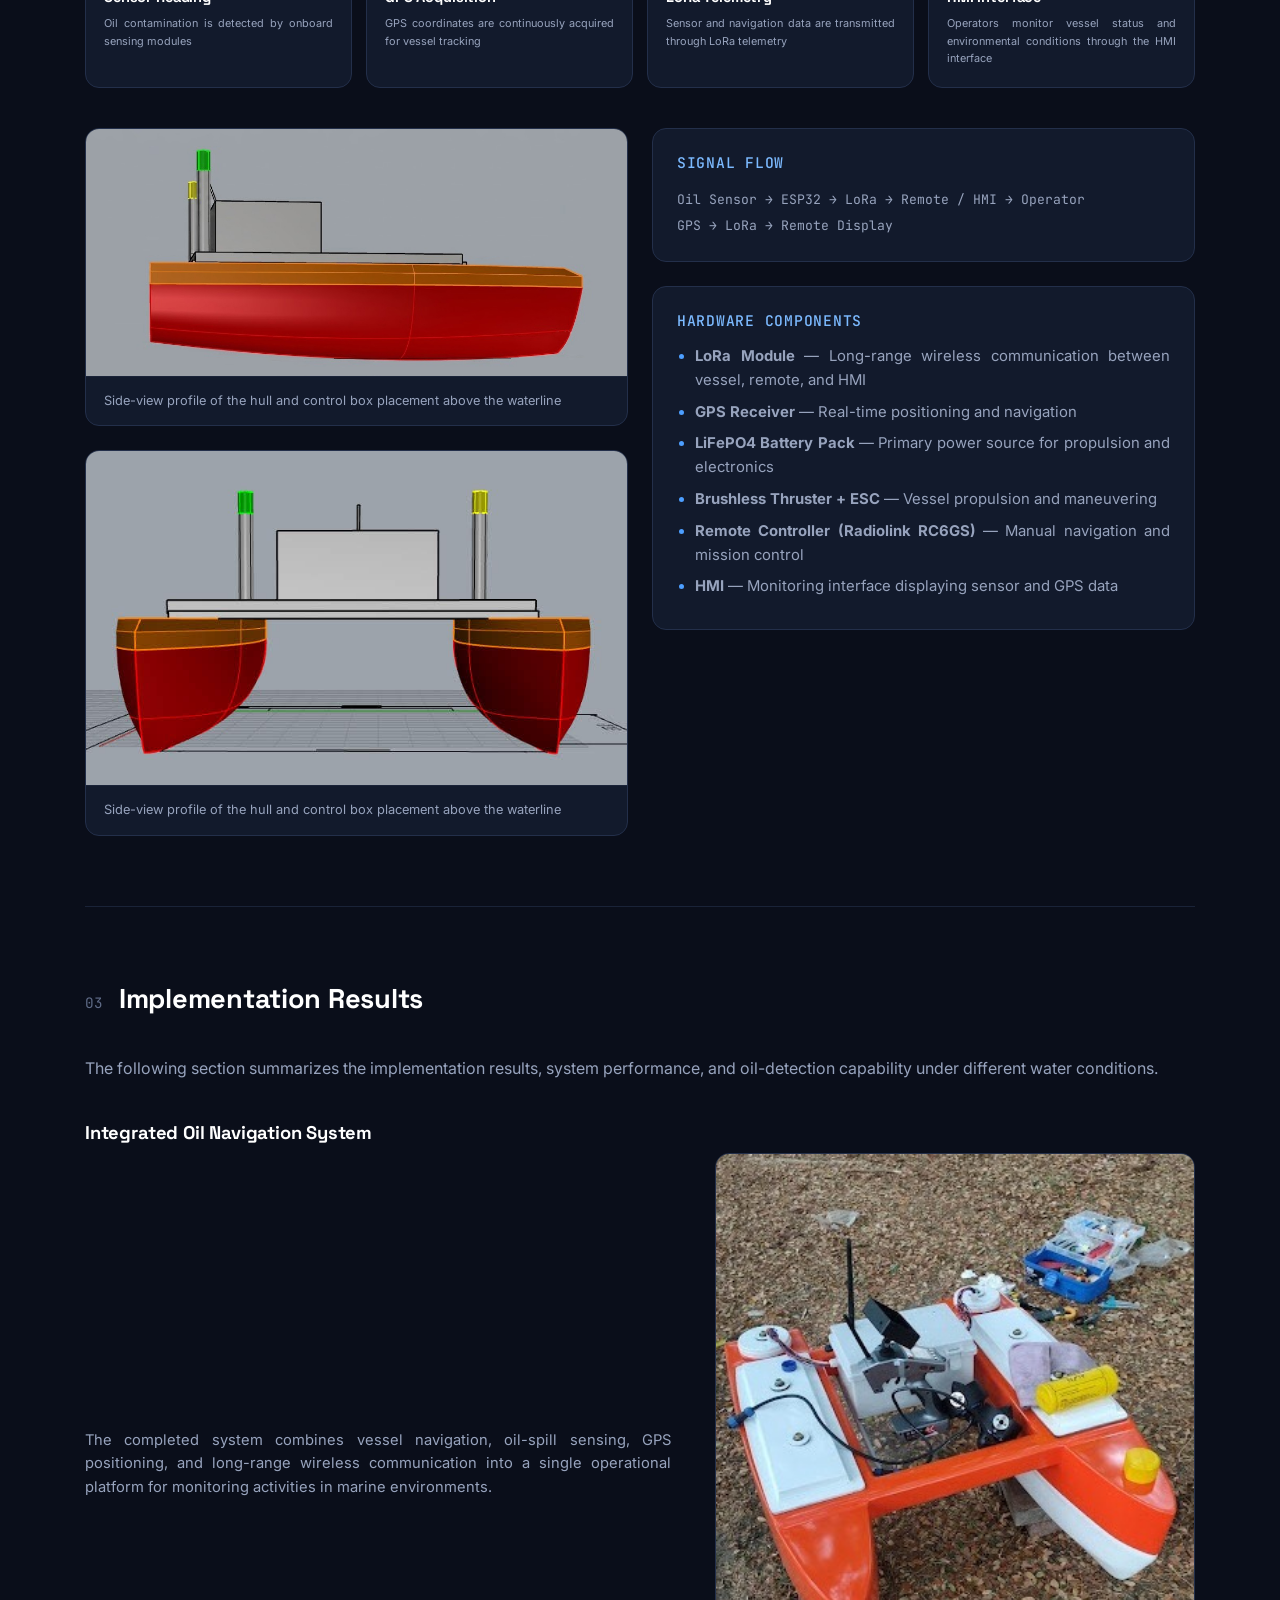
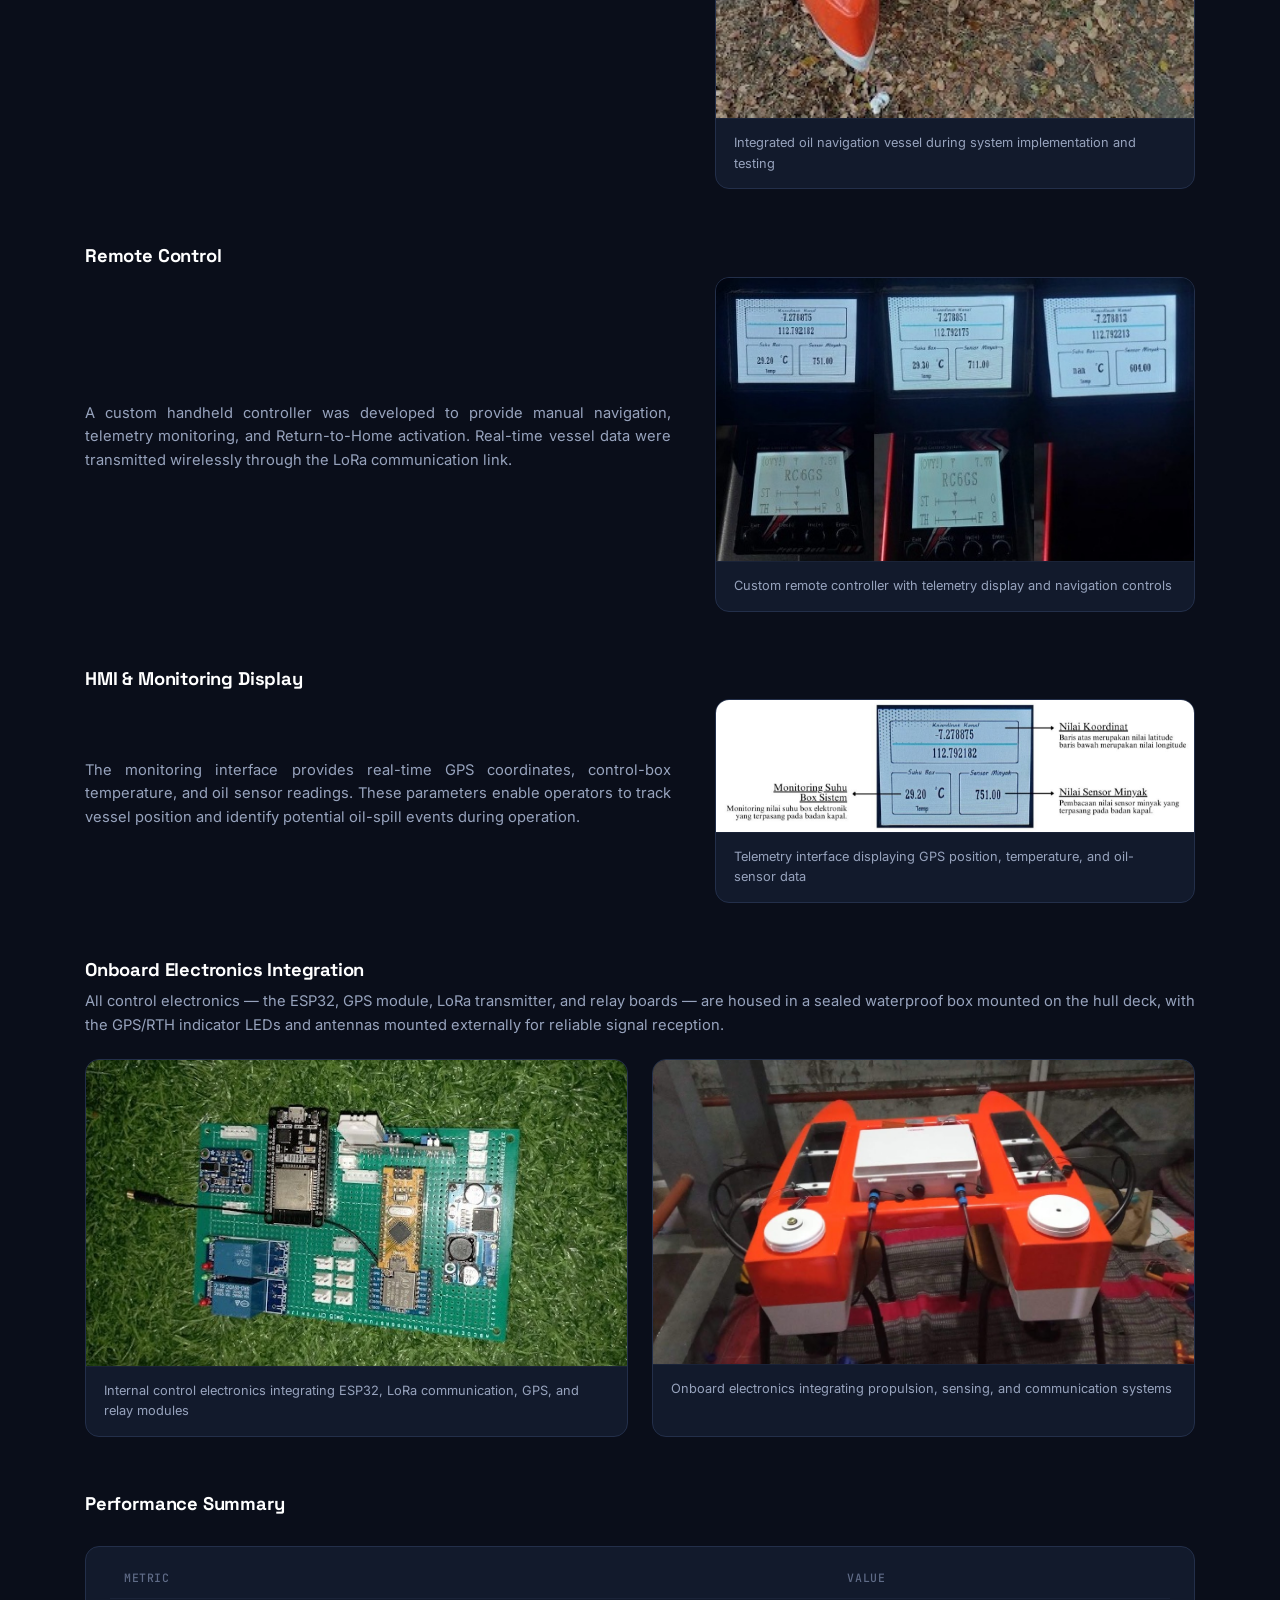
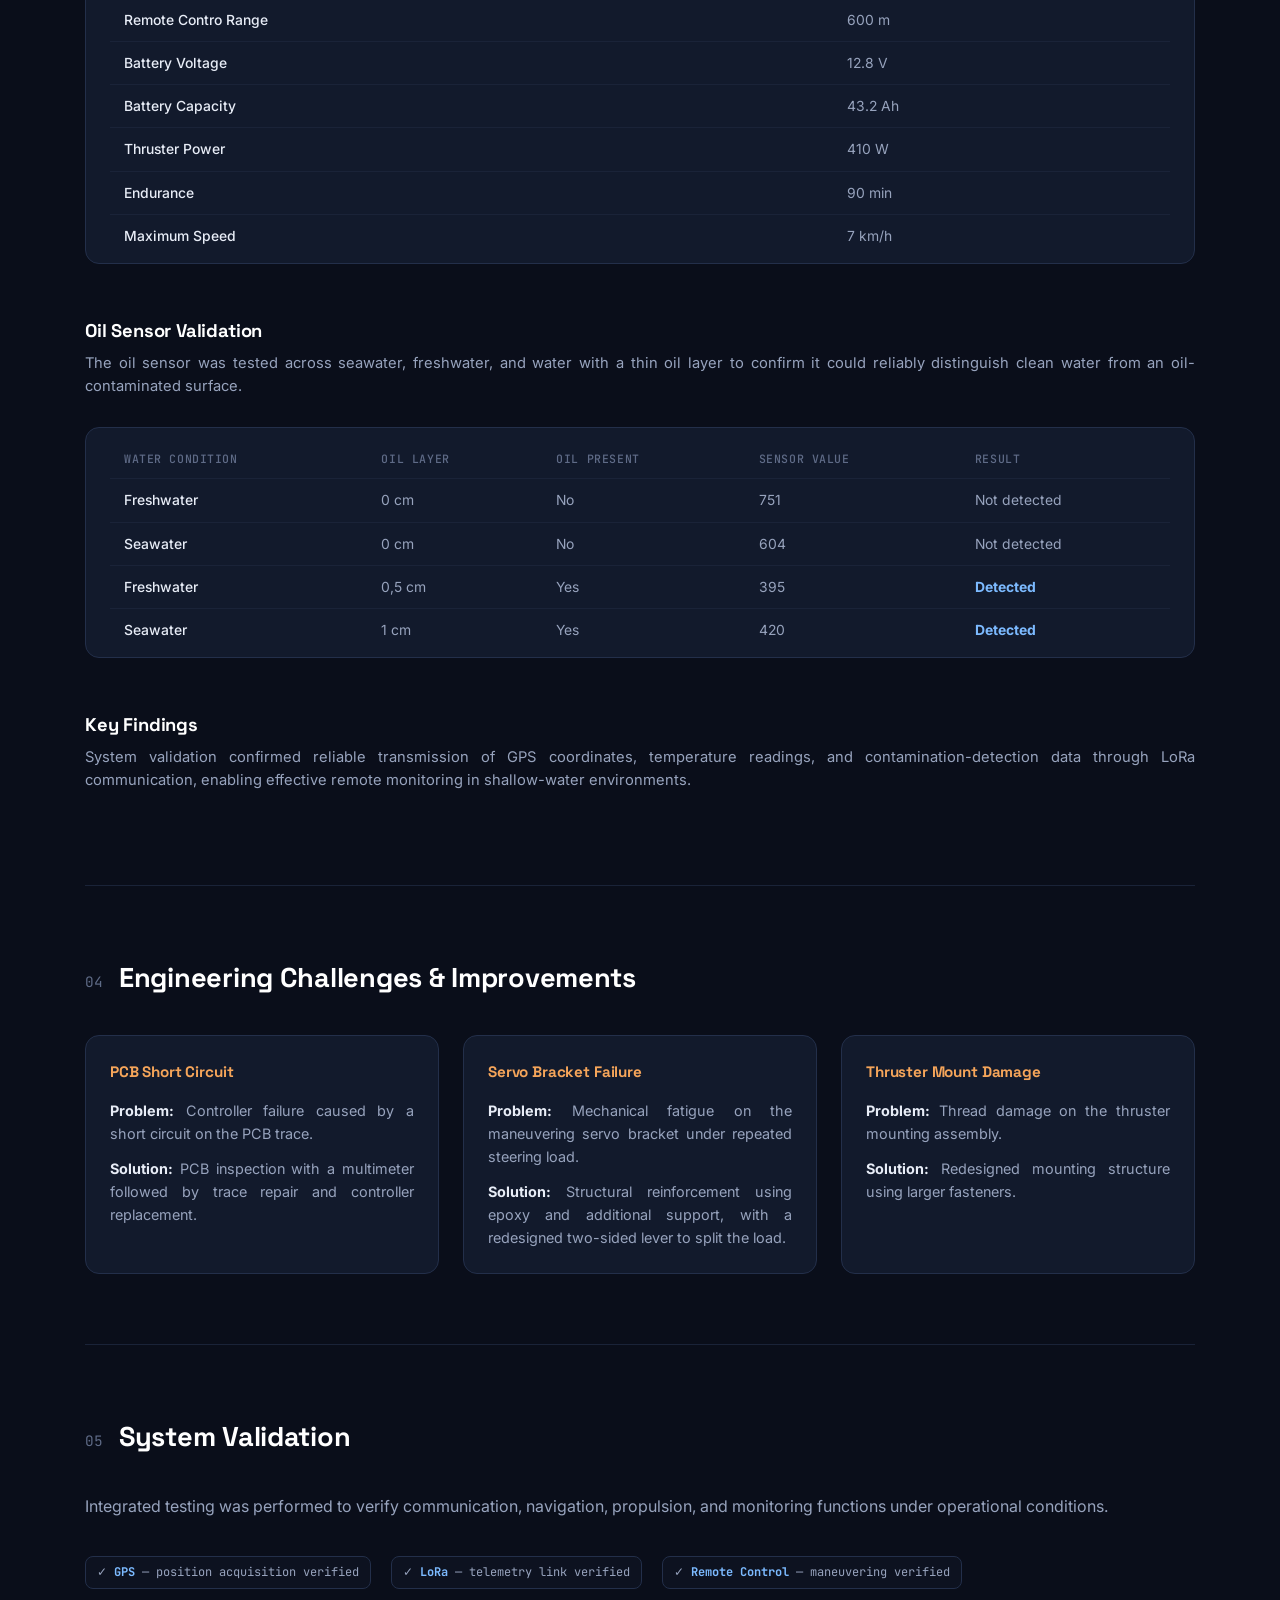
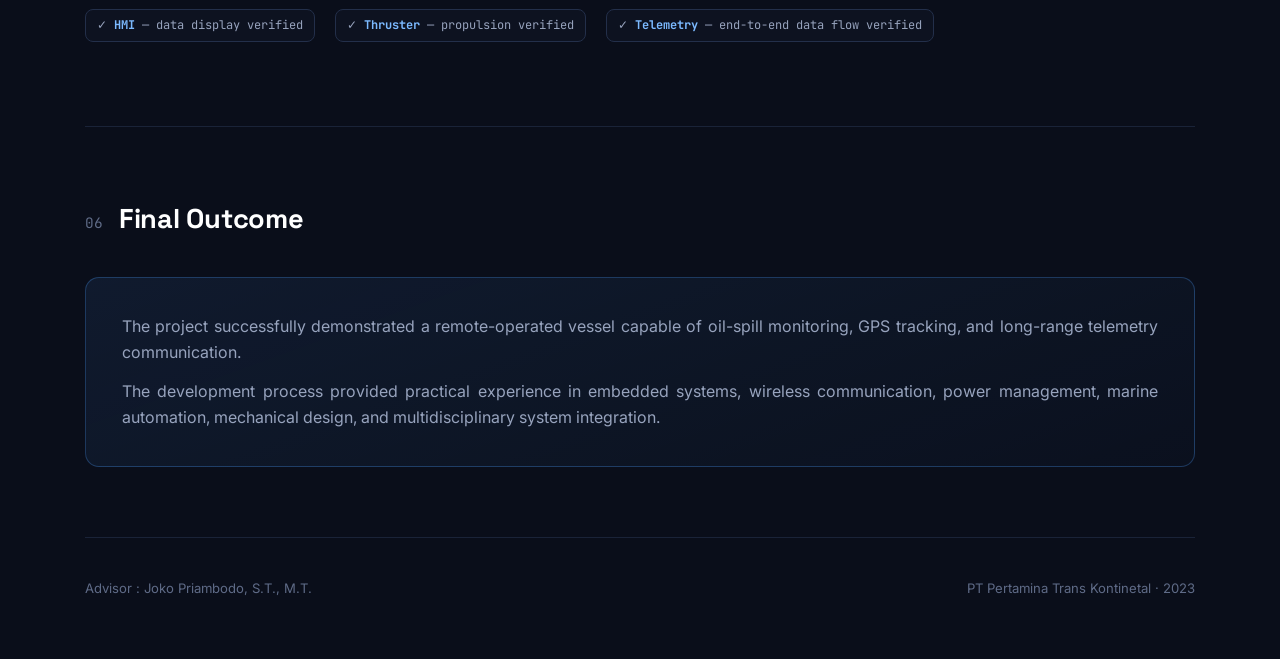
<file: project-oilnav.html>
<!DOCTYPE html>
<html lang="id">
<head>
<meta charset="UTF-8">
<meta name="viewport" content="width=device-width, initial-scale=1.0">
<title>ZH. | Oil Navigation</title>
<link rel="icon" type="image/png" href="assets/logo.PNG">
<link rel="preconnect" href="https://fonts.googleapis.com">
<link rel="preconnect" href="https://fonts.gstatic.com" crossorigin>
<link href="https://fonts.googleapis.com/css2?family=Space+Grotesk:wght@400;500;600;700&family=Inter:wght@400;500;600;700&family=JetBrains+Mono:wght@400;500&display=swap" rel="stylesheet">
<style>
  :root{
    --bg: #0a0e1a;
    --bg-soft: #0d1220;
    --surface: #121a2c;
    --surface-2: #161f38;
    --border: #232f4a;
    --border-soft: #1a2338;
    --text: #e8edf7;
    --text-dim: #97a3bd;
    --text-faint: #5f6b87;
    --accent: #4d9fff;
    --accent-bright: #7cbaff;
    --accent-dim: rgba(77,159,255,0.12);
    --accent-line: rgba(77,159,255,0.28);
    --good: #34d399;
    --warn: #f5a55a;
    --bad: #f2617a;
    --radius: 14px;
  }

  *{box-sizing:border-box; margin:0; padding:0;}
  html{scroll-behavior:smooth;}
  body{
    background:
      radial-gradient(1100px 600px at 15% -10%, rgba(77,159,255,0.10), transparent 60%),
      radial-gradient(900px 500px at 100% 10%, rgba(77,159,255,0.06), transparent 55%),
      var(--bg);
    color:var(--text);
    font-family:'Inter', -apple-system, sans-serif;
    line-height:1.6;
    -webkit-font-smoothing:antialiased;
  }
  h1,h2,h3,h4{font-family:'Space Grotesk', 'Inter', sans-serif; letter-spacing:-0.01em; color:#fff;}
  .mono{font-family:'JetBrains Mono', monospace;}
  a{color:var(--accent-bright);}
  img{max-width:100%; display:block;}
  .wrap{max-width:1150px; margin:0 auto; padding:0 20px;}

  /* ---------- NAV ---------- */
  header.site-nav{
    position:sticky; top:0; z-index:50;
    background:rgba(10,14,26,0.82);
    backdrop-filter:blur(10px);
    border-bottom:1px solid var(--border-soft);
  }
  .nav-inner{
    max-width:1280px; margin:0 auto; padding:16px 20px;
    display:flex; align-items:center; justify-content:space-between;
  }
  .logo{font-family:'Space Grotesk', sans-serif; font-weight:700; font-size:1.05rem; color:#fff; letter-spacing:0.02em;}
  .logo span{color:var(--accent);}
  nav.links{display:flex; gap:28px;}
  nav.links a{color:var(--text-dim); text-decoration:none; font-size:0.88rem; font-weight:500; transition:color .15s;}
  nav.links a:hover{color:var(--text);}

  /* ---------- HERO ---------- */
  .hero{
    padding:10px 0 56px;
  }
  .eyebrow{
    display:inline-flex; 
    align-items:center; 
    gap:8px;
    font-family:'JetBrains Mono', monospace; 
    font-size:0.74rem; 
    letter-spacing:0.08em;
    text-transform:uppercase; 
    color:var(--accent-bright);
    background:var(--accent-dim); 
    border:1px solid var(--accent-line);
    padding:6px 12px; 
    border-radius:100px; 
    margin-bottom:22px;
  }
  .eyebrow::before{
    content:"●"; 
    font-size:0.55rem; 
    color:var(--good);
  }
  .hero-flex{
    margin-top:10px; 
    display:flex; 
    align-items:stretch; 
    gap:4px; 
  }
  .hero-left{
    flex:1;
    min-width:0;
    display:flex; 
    flex-direction:column;
    justify-content:flex-start;
  }
  .hero-right{
    flex:0 0 290px;
    width:460px;
    position:relative;
    min-height:280px;
  }
  .hero-right .poster-frame{
    position:absolute;
    inset:0;
    margin-top:0;
    display:flex;
  }
  .hero h1{
    font-size:clamp(1.9rem, 4.2vw, 4.05rem);
    font-weight:680; 
    line-height:1.12; 
    max-width:705px;
    text-align:justify;
  }
  .hero h1 em{
    font-style:normal; 
    color:var(--accent-bright);
  }
  .hero p.lede{
    margin-top:20px;
    color:var(--text-dim); 
    font-size:1.06rem; 
    max-width:680px;
    text-align: justify;
  }
  .author-row{
    margin-top:28px; 
    display:flex; 
    flex-wrap:wrap; 
    gap:10px;
  }
  .pill{
    font-size:0.82rem; color:var(--text-dim); background:var(--surface);
    border:1px solid var(--border); padding:7px 14px; border-radius:100px;
  }
  .pill b{
    color:var(--text); 
    font-weight:600;
  }

  /* ---------- STAT STRIP ---------- */
  .stat-strip{
    margin-top:46px; 
    display:grid; 
    grid-template-columns:repeat(4,1fr); 
    gap:1px;
    background:var(--border); 
    border:1px solid var(--border); 
    border-radius:var(--radius); 
    overflow:hidden;
  }
  .stat{
    background:var(--surface); 
    padding:22px 20px;
  }
  .stat .num{
    font-family:'Space Grotesk', sans-serif; 
    font-size:1.7rem; 
    font-weight:700; 
    color:var(--accent-bright); 
    line-height:1.1;
  }
  .stat .label{
    font-size:0.8rem; 
    color:var(--text-dim); 
    margin-top:6px;
  }

  /* ---------- POSTER ---------- */
  .poster-frame{
    border:1px solid var(--border); 
    border-radius:var(--radius);
    overflow:hidden; 
    background:var(--surface);
    width:100%;
  }
  .poster-frame img{
    width:100%; 
    height:100%; 
    object-fit:contain;
    display:block;
  }
  .poster-cap{
    padding:12px 20px; 
    font-size:0.8rem; 
    color:var(--text-faint); 
    border-top:1px solid var(--border-soft);
  }

  /* ---------- SECTION SCAFFOLD ---------- */
  section{padding:70px 0;}
  section + section{border-top:1px solid var(--border-soft);}
  .sec-head{display:flex; align-items:baseline; gap:16px; margin-bottom:36px;}
  .sec-num{font-family:'JetBrains Mono', monospace; color:var(--text-faint); font-size:0.9rem;}
  .sec-head h2{font-size:1.7rem;}
  .sec-lede{color:var(--text-dim); max-width:fit-content; margin-bottom:36px; font-size:1rem; text-align:justify;}

  /* ---------- INTRO / TWO COL ---------- */
  .two-col{display:grid; grid-template-columns:1.1fr 0.9fr; gap:44px;}
  .prose p{color:var(--text-dim); margin-bottom:16px; text-align:justify;}
  .prose strong{color:var(--text); font-weight:600;}
  .callout{background:var(--surface); border:1px solid var(--border); border-radius:var(--radius); padding:22px 24px;}
  .callout h4{font-size:0.92rem; color:var(--accent-bright); margin-bottom:12px; font-family:'JetBrains Mono', monospace; text-transform:uppercase; letter-spacing:0.05em; font-weight:500;}
  .callout ul{padding-left:18px; color:var(--text-dim); font-size:0.93rem; text-align:justify;}
  .callout li{margin-bottom:8px;}
  .callout li::marker{color:var(--accent);}

  /* ---------- METHOD FLOW ---------- */
  .flow{display:grid; grid-template-columns:repeat(4,1fr); gap:14px; margin-bottom:40px;}
  .flow-step{background:var(--surface); border:1px solid var(--border); border-radius:var(--radius); padding:20px 18px; position:relative;}
  .flow-step .idx{font-family:'JetBrains Mono', monospace; color:var(--accent); font-size:0.78rem; margin-bottom:10px; display:block;}
  .flow-step h4{font-size:0.91rem; margin-bottom:6px; color:#fff;}
  .flow-step p{font-size:0.68rem; color:var(--text-dim); text-align:justify;}

  .method-grid{display:grid; grid-template-columns:1fr 1fr; gap:24px; margin-top:8px;}
  .stack{display:flex; flex-direction:column; gap:24px;}
  .img-card{background:var(--surface); border:1px solid var(--border); border-radius:var(--radius); overflow:hidden;}
  .img-card img{width:100%; background:#fff;}
  .img-card .cap{padding:14px 18px; font-size:0.8rem; color:var(--text-dim); border-top:1px solid var(--border-soft);}
  .img-card .cap b{color:var(--text);}

  table.spec{width:100%; border-collapse:collapse; font-size:0.87rem; margin-top:6px;}
  table.spec th, table.spec td{text-align:left; padding:10px 14px; border-bottom:1px solid var(--border-soft);}
  table.spec th{color:var(--text-faint); font-weight:500; font-family:'JetBrains Mono', monospace; font-size:0.72rem; text-transform:uppercase; letter-spacing:0.05em;}
  table.spec td{color:var(--text-dim);}
  table.spec td.k{color:var(--text); font-weight:500;}
  table.spec tr:last-child td{border-bottom:none;}

  .rule-badges{display:flex; flex-wrap:wrap; justify-content:center; gap:20px; margin-top:14px; margin-bottom:14px;}
  .rule-badge{font-family:'JetBrains Mono', monospace; font-size:0.75rem; padding:6px 11px; border-radius:8px; background:var(--bg-soft); border:1px solid var(--border); color:var(--text-dim);}
  .rule-badge b{color:var(--accent-bright);}

  /* ---------- RESULTS ---------- */
  .result-block{margin-bottom:52px;}
  .result-block:last-child{margin-bottom:0;}
  .result-block h3{font-size:1.15rem; margin-bottom:6px;}
  .result-block .sub{color:var(--text-dim); font-size:0.92rem; margin-bottom:22px; max-width:max-content; text-align:justify;}

  .compare-grid{display:grid; grid-template-columns:1fr 1fr 1fr; gap:24px;}
  .compare-grid .img-card .cap{display:flex; justify-content:space-between; align-items:center;}
  .tag{font-size:0.7rem; padding:3px 9px; border-radius:100px; font-family:'JetBrains Mono', monospace;}
  .tag.normal{background:rgba(97, 165, 242, 0.14); color:#2f8fe6;}
  .tag.on{background:rgba(242,97,122,0.14); color:var(--bad);}
  .tag.fz{background:rgba(52,211,153,0.14); color:var(--good);}
  .tag.warn{background:rgba(245,165,90,0.16); color:var(--warn);}

  .data-table-wrap{background:var(--surface); border:1px solid var(--border); border-radius:var(--radius); padding:6px 24px; margin-top:28px; overflow-x:auto;}

  /* ---------- Trial data table ---------- */
  table.seq-table{width:100%; min-width:760px; border-collapse:collapse; font-size:0.8rem; margin:14px 0;}
  table.seq-table th, table.seq-table td{text-align:center; padding:8px 10px; border:1px solid var(--border-soft); white-space:nowrap;}
  table.seq-table thead th{background:var(--surface-2); color:var(--text-dim); font-family:'JetBrains Mono', monospace; font-size:0.68rem; text-transform:uppercase; letter-spacing:0.05em; font-weight:500;}
  table.seq-table td.no{color:var(--text-faint); font-family:'JetBrains Mono', monospace; background:var(--bg-soft);}
  table.seq-table td.val{color:var(--text-dim); font-family:'JetBrains Mono', monospace;}
  table.seq-table td.item{color:var(--text); font-weight:500; text-align:left;}

  /* ---------- Evaluation blocks ---------- */
  .eval-grid{display:grid; grid-template-columns:1fr 1fr; gap:24px;}
  .eval-card{background:var(--surface); border:1px solid var(--border); border-radius:var(--radius); padding:24px;}
  .eval-card h4{font-size:0.95rem; margin-bottom:14px; color:#fff;}
  .eval-card.warn h4{color:var(--warn);}
  .eval-card.good h4{color:var(--good);}
  .eval-card ul{padding-left:18px; color:var(--text-dim); font-size:0.9rem; text-align:justify;}
  .eval-card li{margin-bottom:8px;}
  .eval-card.warn li::marker{color:var(--warn);}
  .eval-card.good li::marker{color:var(--good);}

  /* ---------- Conclusion ---------- */
  .conclusion-card{
    background:linear-gradient(160deg, rgba(77,159,255,0.09), rgba(77,159,255,0.02));
    border:1px solid var(--accent-line); 
    border-radius:var(--radius); 
    padding:36px;
  }
  .conclusion-card p{
    color:var(--text-dim); 
    margin-bottom:14px; 
    max-width:fit-content; 
    text-align:justify;
  }
  .conclusion-card p:last-child{
    margin-bottom:0;
  }
  .conclusion-card strong{
    color:var(--text);
  }

  footer{
    padding:40px 0 60px; 
    border-top:1px solid var(--border-soft); 
    display:flex; 
    justify-content:space-between; 
    flex-wrap:wrap; 
    gap:12px; 
    color:var(--text-faint); 
    font-size:0.82rem;
  }
  footer a{color:var(--text-dim); text-decoration:none;}

  @media (max-width:820px){
    .two-col, .method-grid, .compare-grid, .eval-grid{grid-template-columns:1fr;}
    .hero-flex{flex-direction:column;}
    .flow{grid-template-columns:1fr 1fr;}
    .stat-strip{grid-template-columns:1fr 1fr;}
  }
  @media (max-width:520px){
    .flow{grid-template-columns:1fr;}
    .stat-strip{grid-template-columns:1fr;}
  }

  ::selection{background:var(--accent-dim); color:#fff;}
</style>
</head>
<body>

<header class="site-nav">
  <div class="nav-inner">
    <div class="logo"><span>ZH.</span> — Oil Navigation</div>
    <nav class="links">
      <a href="index.html">Home</a>
    </nav>
  </div>
</header>

<div class="wrap">

  <!-- ================= HERO ================= -->
  <section class="hero" style="padding-bottom:0;">
    <div class="hero-flex">
      <div class="hero-left">
        <h1>Remote-Controlled Monitoring Vessel for <em>Oil Spill Detection</em></h1>
        <p class="lede">
          An unmanned monitoring vessel designed to detect and map oil spills in shallow waters. The system 
          integrates GPS tracking, LoRa communication, remote monitoring, and LiFePO4-powered propulsion 
          for environmental monitoring applications.
        </p>
        <div class="author-row">
          <span class="pill">LoRa Telemetry</span>
          <span class="pill">Oil Spill Detection</span>
          <span class="pill">GPS Tracking</span>
          <span class="pill">Return-To-Home (RTH)</span>
        </div>
      </div>
      <div class="hero-right">
        <div class="poster-frame">
          <img src="assets/projects/Oil Navigation Ship for PT Pertamina Trans Kontinetal/documentation.jpg" alt="documentation">
        </div>
      </div>
    </div>
    <div class="stat-strip">
      <div class="stat">
        <div class="num">600 m</div>
        <div class="label">Remote Control Range</div>
      </div>
      <div class="stat">
        <div class="num">90 min</div>
        <div class="label">Full-Throttle Battery Life</div>
      </div>
      <div class="stat">
        <div class="num">7 km/h</div>
        <div class="label">Max Speed</div>
      </div>
      <div class="stat">
        <div class="num">RTH System</div>
        <div class="label">Auto Return on Signal Loss</div>
      </div>
    </div>
  </section>

  <!-- ================= PENDAHULUAN ================= -->
  <section id="pendahuluan">
    <div class="sec-head"><span class="sec-num">01</span><h2>Project Overview</h2></div>
    <div class="two-col">
      <div class="prose">
        <p>
          Oil spills in coastal and shallow-water environments require rapid detection and localization to 
          minimize environmental impact. Conventional inspection methods rely heavily on manual observation, 
          which limits response efficiency and monitoring coverage — particularly in shallow areas near 
          jetties that larger containment vessels cannot reach.
        </p>
        <p>
          This project presents a remotely operated monitoring vessel capable of detecting oil contamination, 
          collecting environmental data, and transmitting real-time information through long-range wireless 
          communication. It was developed as a Project Based Learning (PBL) collaboration between ITS and 
          Pertamina during the Fall Semester 2023/2024.
        </p>
      </div>
      <div class="callout">
        <h4>What This Project Demonstrates</h4>
        <ul>
          <li>Embedded systems integration (ESP32 + Arduino + sensors)</li>
          <li>Long-range wireless telemetry design using LoRa</li>
          <li>GPS-based navigation and real-time monitoring</li>
          <li>Marine automation, power management, and mechanical design</li>
        </ul>
      </div>
    </div>

    <div class="flow" style="margin-top:36px;">
      <div class="flow-step">
        <span class="idx">Problem 01</span>
        <h4>Oil Detection</h4>
        <p>How can oil contamination be detected reliably from a remote, unmanned platform?</p>
      </div>
      <div class="flow-step">
        <span class="idx">Problem 02</span>
        <h4>Position Monitoring</h4>
        <p>How can the vessel's location be known in real time across an open water area?</p>
      </div>
      <div class="flow-step">
        <span class="idx">Problem 03</span>
        <h4>Long-Range Communication</h4>
        <p>How can monitoring data be transmitted reliably across a wide operating area?</p>
      </div>
      <div class="flow-step">
        <span class="idx">Problem 04</span>
        <h4>Operational Safety</h4>
        <p>How can control of the vessel be preserved if the remote connection is lost?</p>
      </div>
    </div>
  </section>

  <!-- ================= METODOLOGI ================= -->
  <section id="metodologi">
    <div class="sec-head"><span class="sec-num">02</span><h2>System Architecture</h2></div>
    <p class="sec-lede">
      The platform combines sensing, navigation, communication, and propulsion subsystems into a single 
      environmental monitoring solution.
    </p>

    <div class="flow">
      <div class="flow-step">
        <span class="idx">01 · Detection</span>
        <h4>Sensor Reading</h4>
        <p>Oil contamination is detected by onboard sensing modules</p>
      </div>
      <div class="flow-step">
        <span class="idx">02 · Positioning</span>
        <h4>GPS Acquisition</h4>
        <p>GPS coordinates are continuously acquired for vessel tracking</p>
      </div>
      <div class="flow-step">
        <span class="idx">03 · Communication</span>
        <h4>LoRa Telemetry</h4>
        <p>Sensor and navigation data are transmitted through LoRa telemetry</p>
      </div>
      <div class="flow-step">
        <span class="idx">04 · Monitoring</span>
        <h4>HMI Interface</h4>
        <p>Operators monitor vessel status and environmental conditions through the HMI interface</p>
      </div>
    </div>

    <div class="method-grid">
      <div class="stack">
        <div class="img-card">
          <img src="assets/projects/Oil Navigation Ship for PT Pertamina Trans Kontinetal/Picture_preview2.jpeg">
          <div class="cap">Side-view profile of the hull and control box placement above the waterline</div>
        </div>
        <div class="img-card">
          <img src="assets/projects/Oil Navigation Ship for PT Pertamina Trans Kontinetal/Picture_preview3.jpeg">
          <div class="cap">Side-view profile of the hull and control box placement above the waterline</div>
        </div>
      </div>
      <div class="stack">
        <div class="callout">
          <h4>Signal Flow</h4>
          <p class="mono" style="font-size:0.82rem; color:var(--text-dim); line-height:2;">
            Oil Sensor → ESP32 → LoRa → Remote / HMI → Operator<br>
            GPS → LoRa → Remote Display
          </p>
        </div>
        <div class="callout">
          <h4>Hardware Components</h4>
          <ul>
            <li><strong>LoRa Module</strong> — Long-range wireless communication between vessel, remote, and HMI</li>
            <li><strong>GPS Receiver</strong> — Real-time positioning and navigation</li>
            <li><strong>LiFePO4 Battery Pack</strong> — Primary power source for propulsion and electronics</li>
            <li><strong>Brushless Thruster + ESC</strong> — Vessel propulsion and maneuvering</li>
            <li><strong>Remote Controller (Radiolink RC6GS)</strong> — Manual navigation and mission control</li>
            <li><strong>HMI</strong> — Monitoring interface displaying sensor and GPS data</li>
          </ul>
        </div>
      </div>
    </div>    
  </section>

  <!-- ================= HASIL ================= -->
  <section id="hasil">
    <div class="sec-head"><span class="sec-num">03</span><h2>Implementation Results</h2></div>
    <p class="sec-lede">
      The following section summarizes the implementation results, 
      system performance, and oil-detection capability under different water conditions.
    </p>

    <div class="result-block">
      <h3>Integrated Oil Navigation System</h3>
      <div class="two-col" style="align-items:center;">
        <div>
          <p class="sub" style="margin-bottom:14px;">
              The completed system combines vessel navigation, oil-spill sensing,
              GPS positioning, and long-range wireless communication into a single
              operational platform for monitoring activities in marine environments.
          </p>
        </div>
        <div class="img-card">
          <img src="assets/projects/Oil Navigation Ship for PT Pertamina Trans Kontinetal/documentation3.jpg" alt="Tampilan kapal">
          <div class="cap">Integrated oil navigation vessel during system implementation and testing</div>
        </div>
      </div>
    </div>

    <div class="result-block">
      <h3>Remote Control </h3>
      <div class="two-col" style="align-items:center;">
        <div>
          <p class="sub" style="margin-bottom:14px;">
            A custom handheld controller was developed to provide manual navigation,
            telemetry monitoring, and Return-to-Home activation. Real-time vessel
            data were transmitted wirelessly through the LoRa communication link.
          </p>
        </div>
        <div class="img-card">
          <img src="assets/projects/Oil Navigation Ship for PT Pertamina Trans Kontinetal/Remote_control.jpg" alt="Tampilan Remote Control">
          <div class="cap">Custom remote controller with telemetry display and navigation controls</div>
        </div>
      </div>
    </div>

    <div class="result-block">
      <h3>HMI & Monitoring Display</h3>
      <div class="two-col" style="align-items:center;">
        <div>
          <p class="sub" style="margin-bottom:14px;">
            The monitoring interface provides real-time GPS coordinates, control-box
            temperature, and oil sensor readings. These parameters enable operators
            to track vessel position and identify potential oil-spill events during operation.
          </p>
        </div>
        <div class="img-card">
          <img src="assets/projects/Oil Navigation Ship for PT Pertamina Trans Kontinetal/Desain_layar.jpg" alt="Penjelasan tampilan layar pada remote">
          <div class="cap">Telemetry interface displaying GPS position, temperature, and oil-sensor data</div>
        </div>
      </div>
    </div>

    <div class="result-block">
      <h3>Onboard Electronics Integration</h3>
      <p class="sub">
        All control electronics — the ESP32, GPS module, LoRa transmitter, and relay boards — 
        are housed in a sealed waterproof box mounted on the hull deck, with the GPS/RTH indicator LEDs and 
        antennas mounted externally for reliable signal reception.
      </p>
      <div class="compare-grid" style="grid-template-columns:1fr 1fr;">
        <div class="img-card">
          <img src="assets/projects/Oil Navigation Ship for PT Pertamina Trans Kontinetal/documentation2.jpg" alt="Integrasi elektronik onboard kapal Oil Navigation">
          <div class="cap"><span>Internal control electronics integrating ESP32, LoRa communication, GPS, and relay modules</span></div>
        </div>
        <div class="img-card">
          <img src="assets/projects/Oil Navigation Ship for PT Pertamina Trans Kontinetal/documentation4.jpg" alt="Integrasi elektronik onboard kapal Oil Navigation">
          <div class="cap"><span>Onboard electronics integrating propulsion, sensing, and communication systems</span></div>
        </div>
      </div>
    </div>

    <div class="result-block">
      <h3>Performance Summary</h3>
      <div class="data-table-wrap">
        <table class="spec">
          <tr><th>Metric</th><th>Value</th></tr>
          <tr><td class="k">Remote Contro Range</td><td>600 m</td></tr>
          <tr><td class="k">Battery Voltage</td><td>12.8 V</td></tr>
          <tr><td class="k">Battery Capacity</td><td>43.2 Ah</td></tr>
          <tr><td class="k">Thruster Power</td><td>410 W</td></tr>
          <tr><td class="k">Endurance</td><td>90 min</td></tr>
          <tr><td class="k">Maximum Speed</td><td>7 km/h</td></tr>
        </table>
      </div>
    </div>

    <div class="result-block">
      <h3>Oil Sensor Validation</h3>
      <p class="sub">
        The oil sensor was tested across seawater, freshwater, and water with a thin oil layer to confirm 
        it could reliably distinguish clean water from an oil-contaminated surface.
      </p>

      <div class="data-table-wrap">       
        <table class="spec">
          <tr>
            <th>Water Condition</th><th>Oil Layer</th><th>Oil Present</th><th>Sensor Value</th><th>Result</th>
          </tr>
          <tr><td class="k">Freshwater</td><td>0 cm</td><td>No</td><td>751</td><td>Not detected</td></tr>
          <tr><td class="k">Seawater</td><td>0 cm</td><td>No</td><td>604</td><td>Not detected</td></tr>
          <tr><td class="k">Freshwater</td><td>0,5 cm</td><td>Yes</td><td>395</td><td><strong style="color:var(--accent-bright)">Detected</strong></td></tr>
          <tr><td class="k">Seawater</td><td>1 cm</td><td>Yes</td><td>420</td><td><strong style="color:var(--accent-bright)">Detected</strong></td></tr></tr>
        </table>
      </div>
    </div>

    <div class="result-block">
      <h3>Key Findings</h3>
      <p class="sub">
        System validation confirmed reliable transmission of GPS coordinates, 
        temperature readings, and contamination-detection data through LoRa communication, 
        enabling effective remote monitoring in shallow-water environments.
      </p>
    </div>
  </section>

  <!-- ================= ENGINEERING CHALLENGES ================= -->
  <section id="tantangan">
    <div class="sec-head"><span class="sec-num">04</span><h2>Engineering Challenges &amp; Improvements</h2></div>
    <div class="eval-grid" style="grid-template-columns:repeat(3,1fr);">
      <div class="eval-card warn">
        <h4>PCB Short Circuit</h4>
        <p style="color:var(--text-dim); font-size:0.9rem; margin-bottom:12px; text-align:justify;">
          <strong style="color:var(--text);">Problem:</strong> Controller failure caused by a short circuit 
          on the PCB trace.
        </p>
        <p style="color:var(--text-dim); font-size:0.9rem; text-align:justify;">
          <strong style="color:var(--text);">Solution:</strong> PCB inspection with a multimeter followed 
          by trace repair and controller replacement.
        </p>
      </div>
      <div class="eval-card warn">
        <h4>Servo Bracket Failure</h4>
        <p style="color:var(--text-dim); font-size:0.9rem; margin-bottom:12px; text-align:justify;">
          <strong style="color:var(--text);">Problem:</strong> Mechanical fatigue on the maneuvering 
          servo bracket under repeated steering load.
        </p>
        <p style="color:var(--text-dim); font-size:0.9rem; text-align:justify;">
          <strong style="color:var(--text);">Solution:</strong> Structural reinforcement using epoxy and 
          additional support, with a redesigned two-sided lever to split the load.
        </p>
      </div>
      <div class="eval-card warn">
        <h4>Thruster Mount Damage</h4>
        <p style="color:var(--text-dim); font-size:0.9rem; margin-bottom:12px; text-align:justify;">
          <strong style="color:var(--text);">Problem:</strong> Thread damage on the thruster mounting 
          assembly.
        </p>
        <p style="color:var(--text-dim); font-size:0.9rem; text-align:justify;">
          <strong style="color:var(--text);">Solution:</strong> Redesigned mounting structure using 
          larger fasteners.
        </p>
      </div>
    </div>
  </section>

  <!-- ================= SYSTEM VALIDATION ================= -->
  <section id="validasi">
    <div class="sec-head"><span class="sec-num">05</span><h2>System Validation</h2></div>
    <p class="sec-lede">
      Integrated testing was performed to verify communication, navigation, propulsion, and monitoring 
      functions under operational conditions.
    </p>
    <div class="rule-badges" style="justify-content:flex-start;">
      <span class="rule-badge">✓ <b>GPS</b> — position acquisition verified</span>
      <span class="rule-badge">✓ <b>LoRa</b> — telemetry link verified</span>
      <span class="rule-badge">✓ <b>Remote Control</b> — maneuvering verified</span>
      <span class="rule-badge">✓ <b>HMI</b> — data display verified</span>
      <span class="rule-badge">✓ <b>Thruster</b> — propulsion verified</span>
      <span class="rule-badge">✓ <b>Telemetry</b> — end-to-end data flow verified</span>
    </div>
  </section>

  <!-- ================= KESIMPULAN ================= -->
  <section id="kesimpulan">
    <div class="sec-head"><span class="sec-num">06</span><h2>Final Outcome</h2></div>
    <div class="conclusion-card">
      <p>
        The project successfully demonstrated a remote-operated vessel capable of oil-spill monitoring, 
        GPS tracking, and long-range telemetry communication.
      </p>
      <p>
        The development process provided practical experience in embedded systems, wireless communication, 
        power management, marine automation, mechanical design, and multidisciplinary system integration.
      </p>
    </div>
  </section>

  <footer>
    <div>Advisor : Joko Priambodo, S.T., M.T.</div>
    <div>PT Pertamina Trans Kontinetal · 2023</div>
  </footer>

</div>
</body>
</html>
</file>
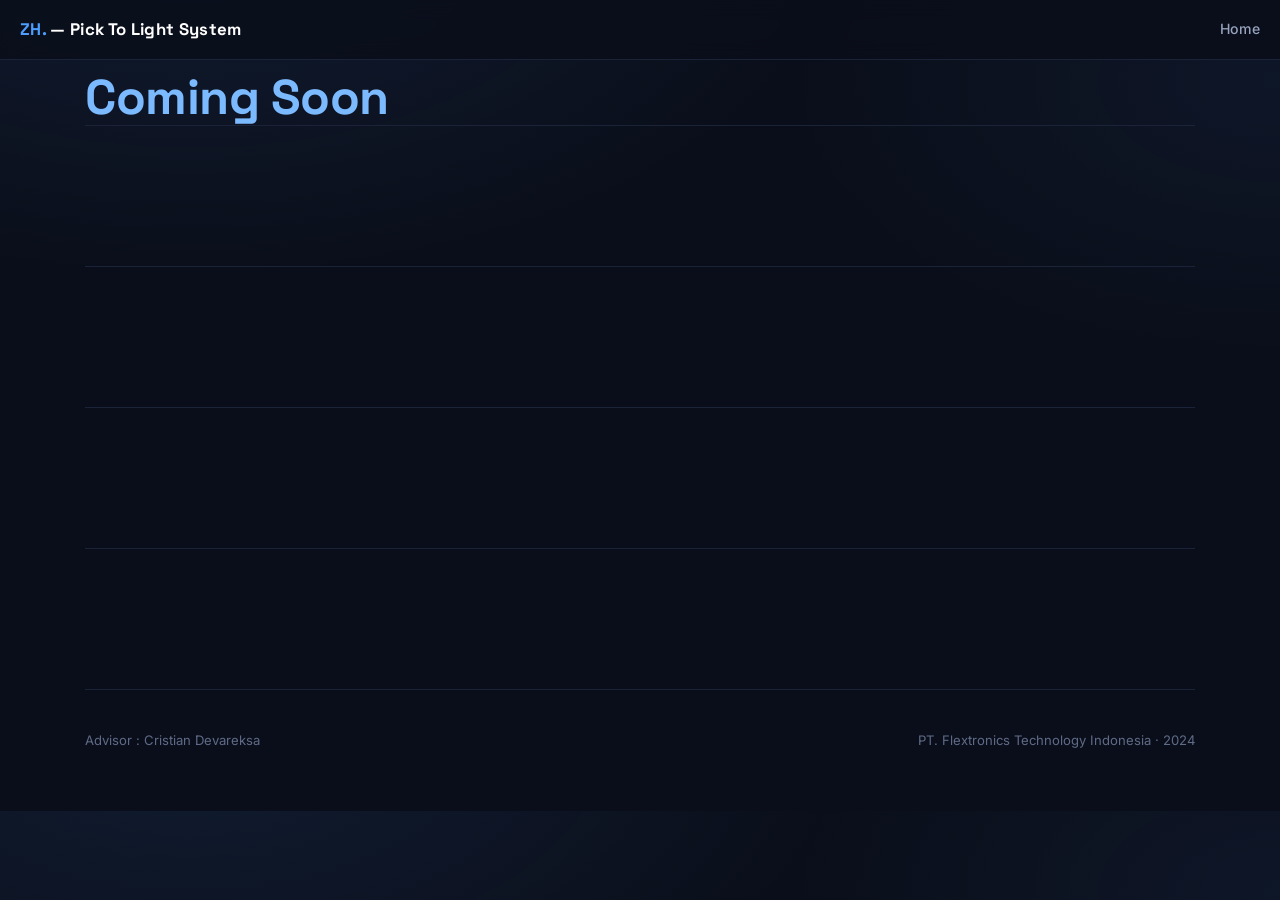
<file: project-pick_to_light.html>
<!DOCTYPE html>
<html lang="id">
<head>
<meta charset="UTF-8">
<meta name="viewport" content="width=device-width, initial-scale=1.0">
<title>Automatic Hi-Pot Testing Machine — PLC Control System</title>
<link rel="preconnect" href="https://fonts.googleapis.com">
<link rel="preconnect" href="https://fonts.gstatic.com" crossorigin>
<link href="https://fonts.googleapis.com/css2?family=Space+Grotesk:wght@400;500;600;700&family=Inter:wght@400;500;600;700&family=JetBrains+Mono:wght@400;500&display=swap" rel="stylesheet">
<style>
  :root{
    --bg: #0a0e1a;
    --bg-soft: #0d1220;
    --surface: #121a2c;
    --surface-2: #161f38;
    --border: #232f4a;
    --border-soft: #1a2338;
    --text: #e8edf7;
    --text-dim: #97a3bd;
    --text-faint: #5f6b87;
    --accent: #4d9fff;
    --accent-bright: #7cbaff;
    --accent-dim: rgba(77,159,255,0.12);
    --accent-line: rgba(77,159,255,0.28);
    --good: #34d399;
    --warn: #f5a55a;
    --bad: #f2617a;
    --radius: 14px;
  }

  *{box-sizing:border-box; margin:0; padding:0;}
  html{scroll-behavior:smooth;}
  body{
    background:
      radial-gradient(1100px 600px at 15% -10%, rgba(77,159,255,0.10), transparent 60%),
      radial-gradient(900px 500px at 100% 10%, rgba(77,159,255,0.06), transparent 55%),
      var(--bg);
    color:var(--text);
    font-family:'Inter', -apple-system, sans-serif;
    line-height:1.6;
    -webkit-font-smoothing:antialiased;
  }
  h1,h2,h3,h4{
    font-family:'Space Grotesk', 'Inter', sans-serif; 
    letter-spacing:-0.01em; 
    color:#fff;
  }
  .mono{font-family:'JetBrains Mono', monospace;}
  a{color:var(--accent-bright);}
  img{max-width:100%; display:block;}
  .wrap{
    max-width:1150px; 
    margin:0 auto; 
    padding:0 20px;
  }

  /* ---------- NAV ---------- */
  header.site-nav{
    position:sticky; top:0; z-index:50;
    background:rgba(10,14,26,0.82);
    backdrop-filter:blur(10px);
    border-bottom:1px solid var(--border-soft);
  }
  .nav-inner{
    max-width:1280px; margin:0 auto; padding:16px 20px;
    display:flex;
    align-items:center;
    justify-content:space-between;
  }
  .logo{
    font-family:'Space Grotesk', sans-serif; font-weight:700; font-size:1.05rem;
    color:#fff; letter-spacing:0.02em;
  }
  .logo span{color:var(--accent);}
  nav.links{display:flex; gap:28px;}
  nav.links a{
    color:var(--text-dim); text-decoration:none; font-size:0.88rem; font-weight:500;
    transition:color .15s;
  }
  nav.links a:hover{
    color:var(--text);
  }

  /* ---------- HERO ---------- */
  .hero{
    padding:10px 0 56px;
  }
  .eyebrow{
    display:inline-flex; 
    align-items:center; 
    gap:8px;
    font-family:'JetBrains Mono', monospace; 
    font-size:0.74rem; 
    letter-spacing:0.08em;
    text-transform:uppercase; 
    color:var(--accent-bright);
    background:var(--accent-dim); 
    border:1px solid var(--accent-line);
    padding:6px 12px; 
    border-radius:100px; 
    margin-bottom:22px;
  }
  .eyebrow::before{
    content:"●"; 
    font-size:0.55rem; 
    color:var(--good);
  }
  .hero-flex{
    margin-top:10px; 
    display:flex; 
    align-items:stretch; 
    gap:4px; 
  }
  .hero-left{
    flex:1;
    min-width:0;
    display:flex; 
    flex-direction:column;
    justify-content:flex-start;
  }
  .hero-right{
    flex:0 0 330px;
    width:460px;
    position:relative;
    min-height:280px;
  }
  .hero-right .poster-frame{
    position:absolute;
    inset:0;
    margin-top:0;
    display:flex;
  }
  .hero h1{
    font-size:clamp(1.9rem, 4.2vw, 3.05rem);
    font-weight:700; 
    line-height:1.12; 
    max-width:max-content;
    text-align:justify;
  }
  .hero h1 em{
    font-style:normal; 
    color:var(--accent-bright);
  }
  .hero p.lede{
    margin-top:20px;
    color:var(--text-dim); 
    font-size:1.06rem; 
    max-width:max-content;
    text-align: justify;
  }
  .author-row{
    margin-top:28px; 
    display:flex; 
    flex-wrap:wrap; 
    gap:10px;
  }
  .pill{
    font-size:0.82rem; color:var(--text-dim); background:var(--surface);
    border:1px solid var(--border); padding:7px 14px; border-radius:100px;
  }
  .pill b{
    color:var(--text); 
    font-weight:600;
  }

  /* ---------- STAT STRIP ---------- */
  .stat-strip{
    margin-top:46px; 
    display:grid; 
    grid-template-columns:repeat(4,1fr); 
    gap:1px;
    background:var(--border); 
    border:1px solid var(--border); 
    border-radius:var(--radius);
    overflow:hidden;
  }
  .stat{
    background:var(--surface); 
    padding:22px 20px;
  }
  .stat .num{
    font-family:'Space Grotesk', sans-serif; 
    font-size:1.7rem; font-weight:700; 
    color:var(--accent-bright);
    line-height:1.1;
  }
  .stat .label{
    font-size:0.8rem; 
    color:var(--text-dim); 
    margin-top:6px;
  }

  /* ---------- POSTER ---------- */
  .poster-frame{
    border:1px solid var(--border); 
    border-radius:var(--radius);
    overflow:hidden; 
    background:var(--surface);
    width:100%;
  }
  .poster-frame img{
    width:100%; 
    height:100%; 
    object-fit:contain;
    display:block;
  }
  .poster-cap{
    padding:12px 20px; 
    font-size:0.8rem; 
    color:var(--text-faint); 
    border-top:1px solid var(--border-soft);
  }

  /* ---------- SECTION SCAFFOLD ---------- */
  section{
    padding:70px 0;
  }
  section + section{
    border-top:1px solid var(--border-soft);
  }
  .sec-head{
    display:flex; 
    align-items:baseline; 
    gap:16px; margin-bottom:36px;
  }
  .sec-num{
    font-family:'JetBrains Mono', monospace; 
    color:var(--text-faint); 
    font-size:0.9rem;
  }
  .sec-head h2{
    font-size:1.7rem;
  }
  .sec-lede{
    color:var(--text-dim); 
    max-width:fit-content; 
    margin-bottom:36px; 
    font-size:1rem;
    text-align: justify;
  }

  /* ---------- INTRO / TWO COL ---------- */
  .two-col{
    display:grid; 
    grid-template-columns:1.1fr 0.9fr; 
    gap:44px;
  }
  .prose p{
    color:var(--text-dim); 
    margin-bottom:16px;
    text-align:justify;
  }
  .prose strong{
    color:var(--text); 
    font-weight:600;
  }
  .callout{
    background:var(--surface); 
    border:1px solid var(--border); 
    border-radius:var(--radius);
    padding:22px 24px;
  }
  .callout h4{
    font-size:0.92rem; 
    color:var(--accent-bright); 
    margin-bottom:12px; 
    font-family:'JetBrains Mono', monospace; 
    text-transform:uppercase; 
    letter-spacing:0.05em; 
    font-weight:500;
  }
  .callout ul{
    padding-left:18px; 
    color:var(--text-dim); 
    font-size:0.93rem;
    text-align:justify;
  }
  .callout li{
    margin-bottom:8px;
  }
  .callout li::marker{
    color:var(--accent);
  }

  /* ---------- METHOD FLOW ---------- */
  .flow{
    display:grid; grid-template-columns:repeat(4,1fr); gap:14px; margin-bottom:40px;
  }
  .flow-step{
    background:var(--surface);
    border:1px solid var(--border);
    border-radius:var(--radius);
    padding:20px 18px;
    position:relative;
  }
  
  .flow-step .idx{
    font-family:'JetBrains Mono', monospace;
    color:var(--accent); font-size:0.78rem;
    margin-bottom:10px; display:block;
  }

  .flow-step h4{
    font-size:0.91rem;
    margin-bottom:6px;
    color:#fff;
  }

  .flow-step p{
    font-size:0.68rem;
    color:var(--text-dim);
    text-align:justify;
  }

  .flow-arrow{
    display:none;
  }

  .method-grid{
    display:grid; 
    grid-template-columns:1fr 1fr; 
    gap:24px; 
    margin-top:8px;
  }

  .stack{
    display:flex; 
    flex-direction:column; 
    gap:24px;
  }
  
  .img-card{
    background:var(--surface); 
    border:1px solid var(--border); 
    border-radius:var(--radius); 
    overflow:hidden;
  }

  .img-card img{width:100%; background:#fff;}
  .img-card .cap{padding:14px 18px; font-size:0.85rem; color:var(--text-dim); border-top:1px solid var(--border-soft);}
  .img-card .cap b{color:var(--text);}

  table.spec{
    width:100%; border-collapse:collapse; font-size:0.87rem; margin-top:6px;
  }
  table.spec th, table.spec td{
    text-align:left; padding:10px 14px; border-bottom:1px solid var(--border-soft);
  }
  table.spec th{color:var(--text-faint); font-weight:500; font-family:'JetBrains Mono', monospace; font-size:0.72rem; text-transform:uppercase; letter-spacing:0.05em;}
  table.spec td{color:var(--text-dim);}
  table.spec td.k{color:var(--text); font-weight:500;}
  table.spec tr:last-child td{border-bottom:none;}

  .rule-badges{
    display:flex;
    flex-wrap:wrap;
    justify-content:center;
    gap:20px; 
    margin-top:14px;
    margin-bottom:14px;
  }
  
  .rule-badge{
    font-family:'JetBrains Mono', monospace; 
    font-size:0.75rem; 
    padding:6px 11px; 
    border-radius:8px;
    background:var(--bg-soft); 
    border:1px solid var(--border); 
    color:var(--text-dim);
  }
  
  .rule-badge b{
    color:var(--accent-bright);
  }

  /* ---------- RESULTS ---------- */
  .result-block{
    margin-bottom:52px;
  }
  .result-block:last-child{
    margin-bottom:0;
  }
  .result-block h3{
    font-size:1.15rem; 
    margin-bottom:6px;
  }
  .result-block .sub{
    color:var(--text-dim);
    font-size:0.92rem; 
    margin-bottom:22px; 
    max-width:max-content;
    text-align:justify;
  }
  .compare-grid{
    display:grid; 
    grid-template-columns:1fr 1fr 1fr; 
    gap:24px;
  }
  .compare-grid .img-card .cap{
    display:flex; 
    justify-content:space-between; 
    align-items:center;
  }
  .tag{
    font-size:0.7rem; 
    padding:3px 9px; 
    border-radius:100px; 
    font-family:'JetBrains Mono', monospace;
  }
  .tag.normal{
    background:rgba(97, 165, 242, 0.14); 
    color:#2f8fe6;
  }
  .tag.on{
    background:rgba(242,97,122,0.14); 
    color:var(--bad);
  }
  .tag.fz{
    background:rgba(52,211,153,0.14); 
    color:var(--good);
  }

  /* OCPI bar chart (signature element) */
  .ocpi-panel{
    background:var(--surface); 
    border:1px solid var(--border); 
    border-radius:var(--radius);
    padding:28px 30px;
  }
  .ocpi-row{display:flex; align-items:center; gap:18px; margin-bottom:20px;}
  .ocpi-row:last-child{margin-bottom:0;}
  .ocpi-name{width:170px; font-size:0.88rem; color:var(--text-dim); flex-shrink:0;}
  .ocpi-name b{color:var(--text); display:block; font-size:0.92rem;}
  .ocpi-track{flex:1; background:var(--bg-soft); border-radius:8px; height:26px; position:relative; overflow:hidden; border:1px solid var(--border-soft);}
  .ocpi-fill{height:100%; border-radius:8px; display:flex; align-items:center; justify-content:flex-end; padding-right:10px;}
  .ocpi-fill span{font-family:'JetBrains Mono', monospace; font-size:0.78rem; color:#0a0e1a; font-weight:600;}
  .ocpi-fill.best{background:linear-gradient(90deg, #2f8fe6, #7cbaff);}
  .ocpi-fill.mid{background:#4a5a7a;}
  .ocpi-fill.low{background:#37425e;}
  .ocpi-panel .foot-note{margin-top:20px; font-size:0.8rem; color:var(--text-faint); border-top:1px solid var(--border-soft); padding-top:16px;}

  .data-table-wrap{
    background:var(--surface); 
    border:1px solid var(--border); 
    border-radius:var(--radius);
    padding:6px 24px; 
    margin-top:28px; 
    overflow-x:auto;
  }

  /* ---------- Gallery ---------- */
  .gallery{display:grid; grid-template-columns:1fr 1.4fr; gap:24px;}
  .gallery .img-card:first-child{grid-row:span 1;}

  /* ---------- Conclusion ---------- */
  .conclusion-card{
    background:linear-gradient(160deg, rgba(77,159,255,0.09), rgba(77,159,255,0.02));
    border:1px solid var(--accent-line); 
    border-radius:var(--radius); 
    padding:36px;
  }
  .conclusion-card p{
    color:var(--text-dim); 
    margin-bottom:14px; 
    max-width:fit-content;
    text-align:justify;
  }
  .conclusion-card p:last-child{
    margin-bottom:0;
  }
  .conclusion-card strong{
    color:var(--text);
  }

  footer{
    padding:40px 0 60px; 
    border-top:1px solid var(--border-soft);
    display:flex; 
    justify-content:space-between; 
    flex-wrap:wrap;
    gap:12px;
    color:var(--text-faint); 
    font-size:0.82rem;
  }
  footer a{
    color:var(--text-dim); 
    text-decoration:none;
  }

  @media (max-width:820px){
    .two-col, .method-grid, .compare-grid, .gallery{grid-template-columns:1fr;}
    .hero-flex{flex-direction:column;}
    .hero-right{width:100%; max-width:320px; min-height:0; margin-top:8px; position:static;}
    .hero-right .poster-frame{position:static; height:auto;}
    .poster-frame img{height:auto; object-fit:contain;}
    .flow{grid-template-columns:1fr 1fr;}
    .stat-strip{grid-template-columns:1fr 1fr;}
    .ocpi-name{width:120px; font-size:0.8rem;}
  }
  @media (max-width:520px){
    .flow{grid-template-columns:1fr;}
    .stat-strip{grid-template-columns:1fr;}
  }

  ::selection{background:var(--accent-dim); color:#fff;}
</style>
</head>
<body>

<header class="site-nav">
  <div class="nav-inner">
    <div class="logo"><span>ZH.</span> — Pick To Light System</div>
    <nav class="links">
      <a href="index.html">Home</a>
      <!-- <a href="#pendahuluan">Pendahuluan</a>
      <a href="#metodologi">Metodologi</a>
      <a href="#hasil">Hasil</a>
      <a href="#kesimpulan">Kesimpulan</a> -->
    </nav>
  </div>
</header>

<div class="wrap">

  <!-- ================= HERO ================= -->
  <section class="hero" style="padding-bottom:0;">
    <div>
      <h1><em>Coming Soon</em></h1>
    </div>
  </section>

  <!-- ================= PENDAHULUAN ================= -->
  <section id="pendahuluan">
    
  </section>

  <!-- ================= METODOLOGI ================= -->
  <section id="metodologi">
    
  </section>

  <!-- ================= HASIL ================= -->
  <section id="hasil">
    
  </section>

  <!-- ================= KESIMPULAN ================= -->
  <section id="kesimpulan">
    
  </section>

  <footer>
    <div>Advisor : Cristian Devareksa</div>
    <div>PT. Flextronics Technology Indonesia · 2024</div>
  </footer>

</div>
</body>
</html>
</file>
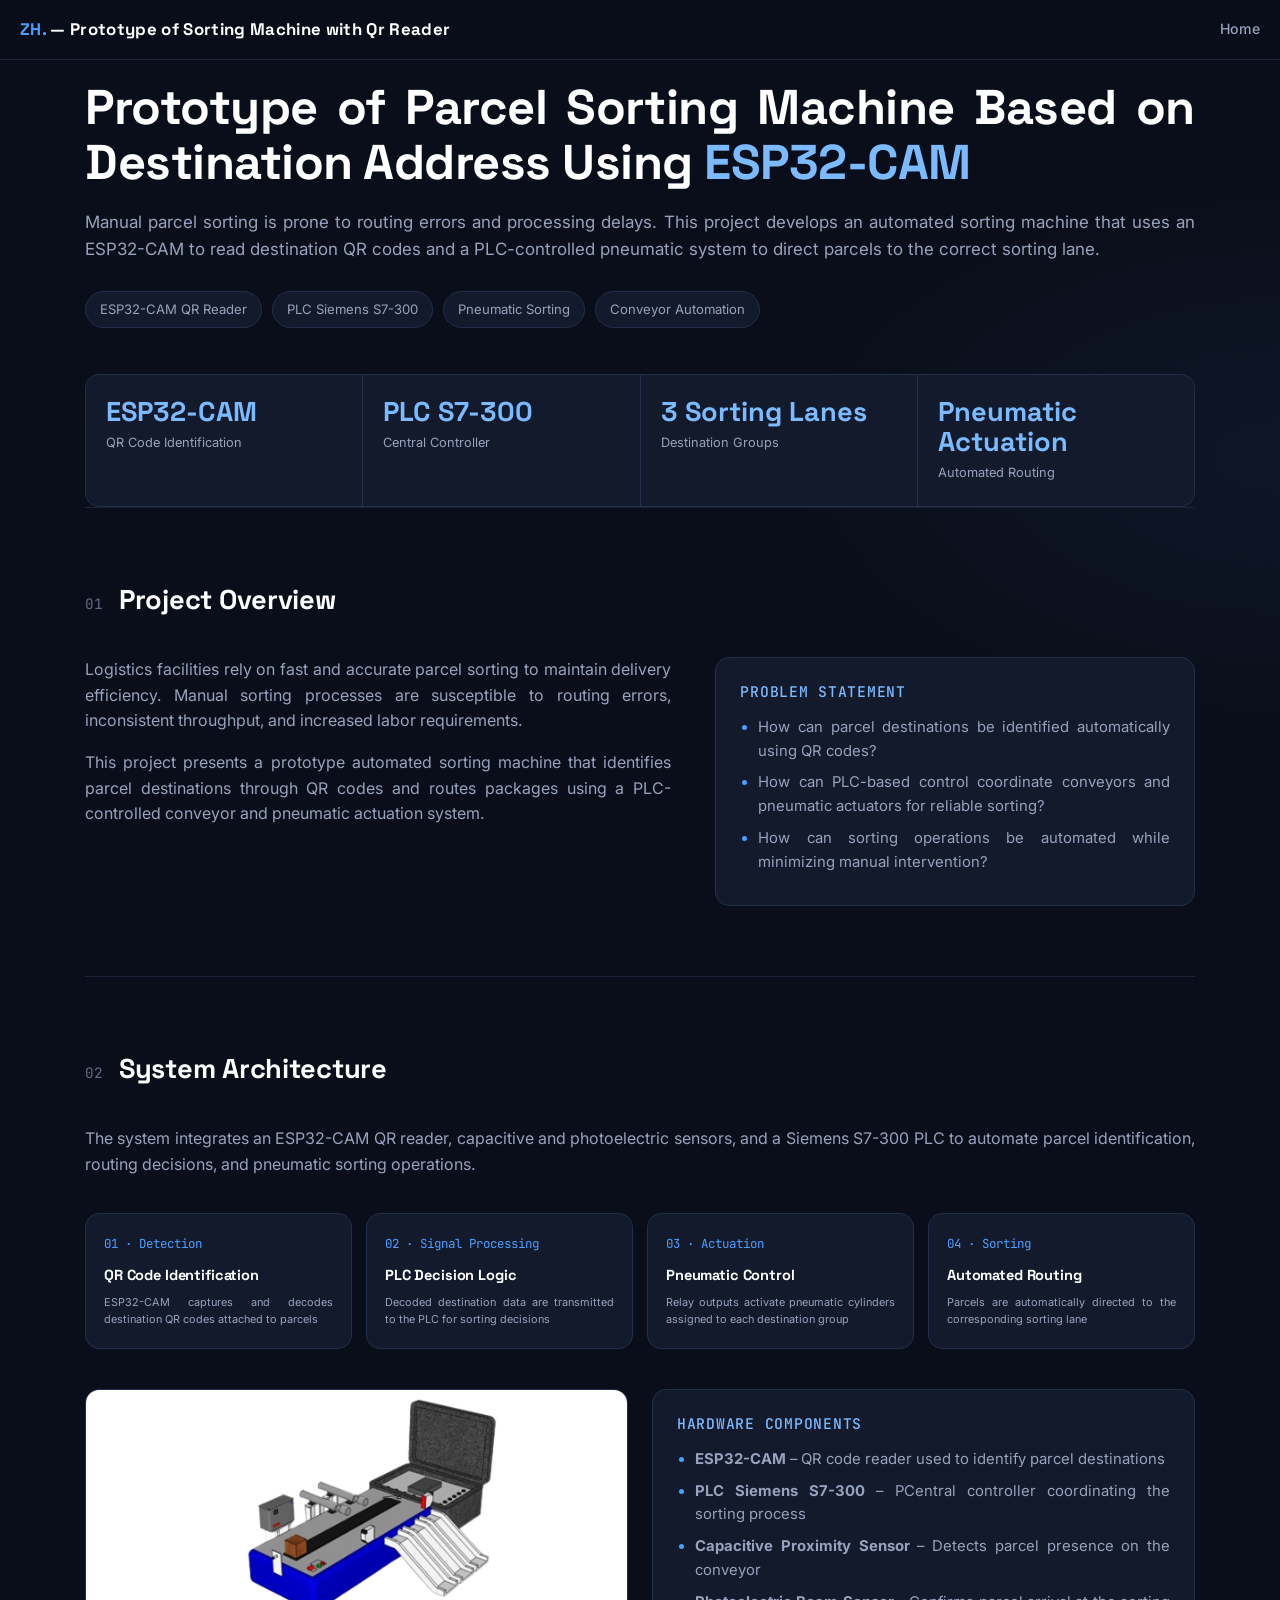
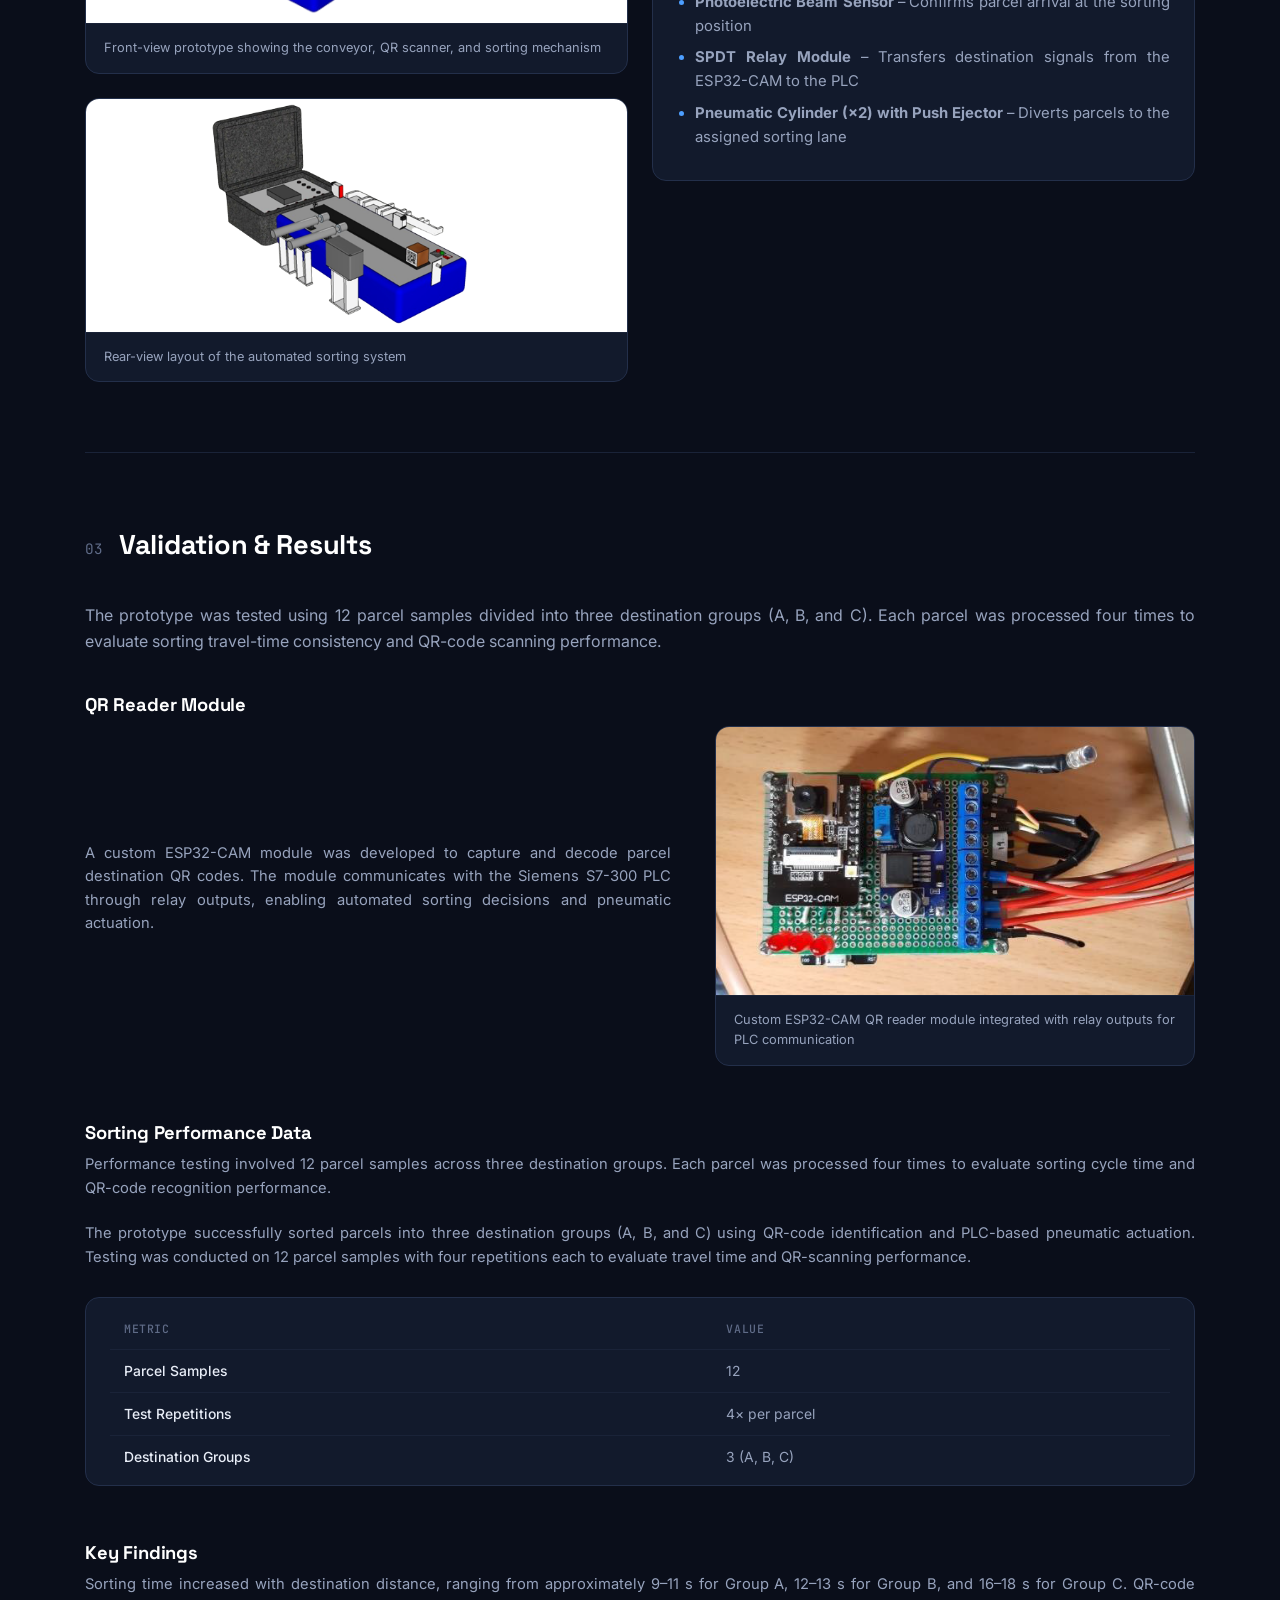
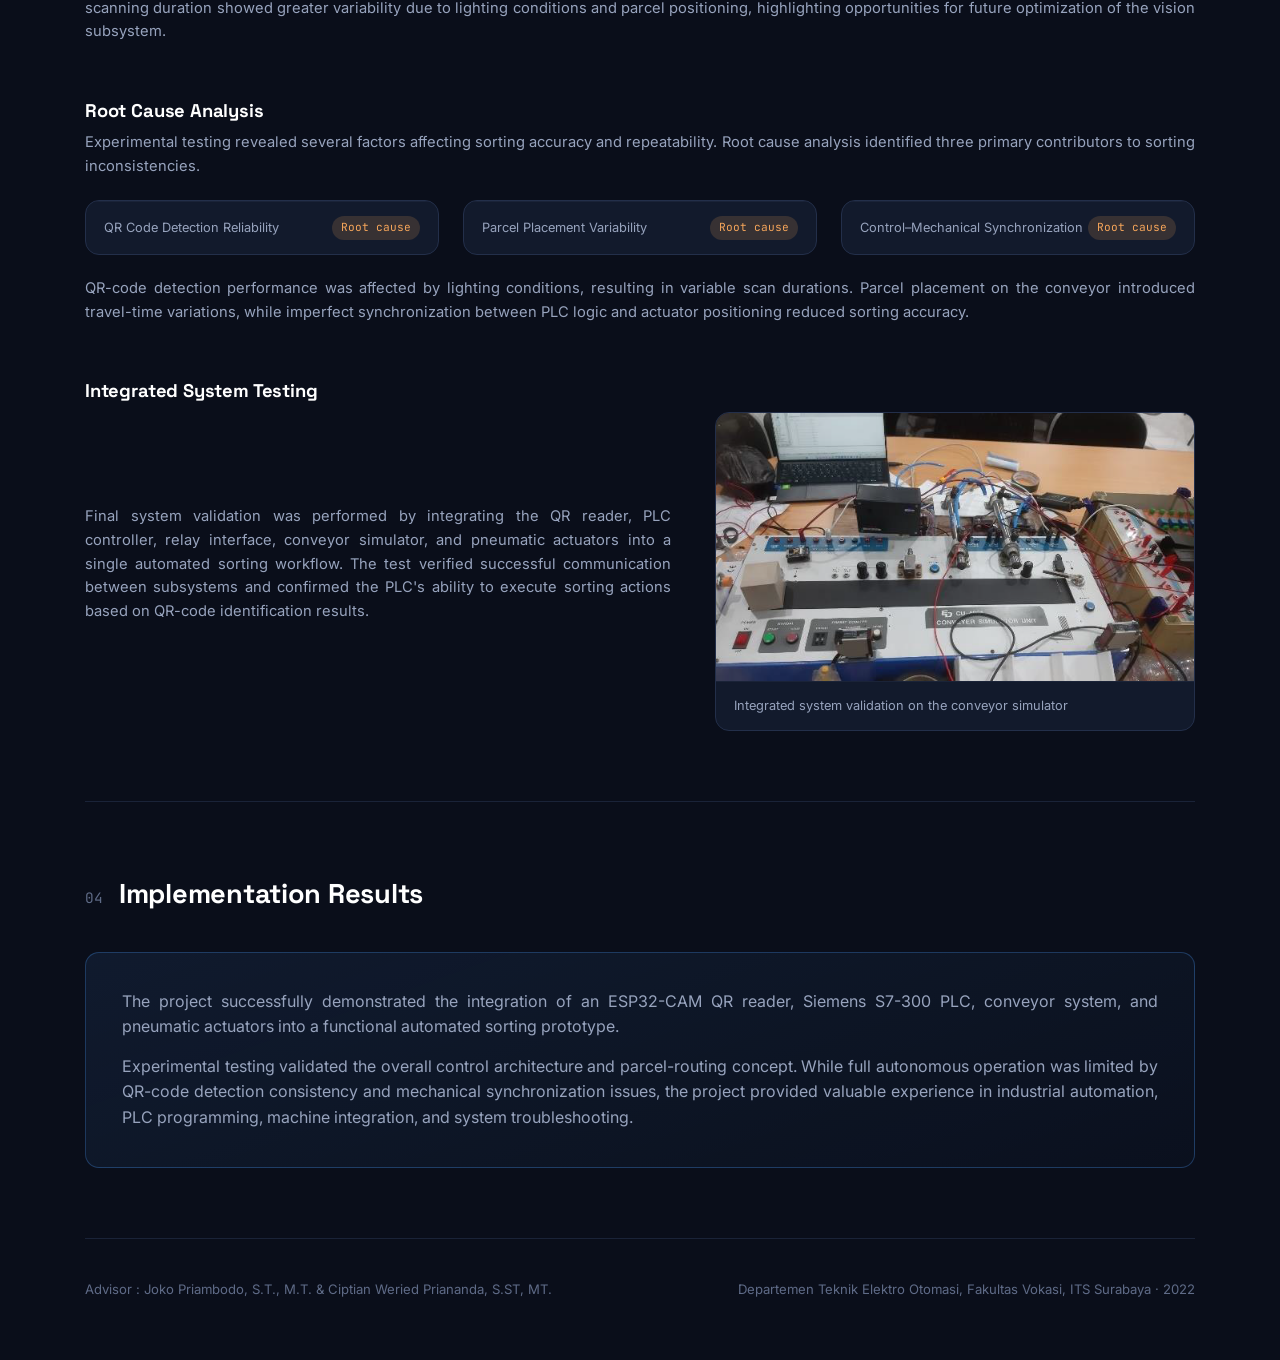
<file: project-sorting.html>
<!DOCTYPE html>
<html lang="id">
<head>
<meta charset="UTF-8">
<meta name="viewport" content="width=device-width, initial-scale=1.0">
<title>ZH. | Prototype of Sorting Machine with Qr Reader</title>
<link rel="icon" type="image/png" href="assets/logo.PNG">
<link rel="preconnect" href="https://fonts.googleapis.com">
<link rel="preconnect" href="https://fonts.gstatic.com" crossorigin>
<link href="https://fonts.googleapis.com/css2?family=Space+Grotesk:wght@400;500;600;700&family=Inter:wght@400;500;600;700&family=JetBrains+Mono:wght@400;500&display=swap" rel="stylesheet">
<style>
  :root{
    --bg: #0a0e1a;
    --bg-soft: #0d1220;
    --surface: #121a2c;
    --surface-2: #161f38;
    --border: #232f4a;
    --border-soft: #1a2338;
    --text: #e8edf7;
    --text-dim: #97a3bd;
    --text-faint: #5f6b87;
    --accent: #4d9fff;
    --accent-bright: #7cbaff;
    --accent-dim: rgba(77,159,255,0.12);
    --accent-line: rgba(77,159,255,0.28);
    --good: #34d399;
    --warn: #f5a55a;
    --bad: #f2617a;
    --radius: 14px;
  }

  *{box-sizing:border-box; margin:0; padding:0;}
  html{scroll-behavior:smooth;}
  body{
    background:
      radial-gradient(1100px 600px at 15% -10%, rgba(77,159,255,0.10), transparent 60%),
      radial-gradient(900px 500px at 100% 10%, rgba(77,159,255,0.06), transparent 55%),
      var(--bg);
    color:var(--text);
    font-family:'Inter', -apple-system, sans-serif;
    line-height:1.6;
    -webkit-font-smoothing:antialiased;
  }
  h1,h2,h3,h4{font-family:'Space Grotesk', 'Inter', sans-serif; letter-spacing:-0.01em; color:#fff;}
  .mono{font-family:'JetBrains Mono', monospace;}
  a{color:var(--accent-bright);}
  img{max-width:100%; display:block;}
  .wrap{max-width:1150px; margin:0 auto; padding:0 20px;}

  /* ---------- NAV ---------- */
  header.site-nav{
    position:sticky; top:0; z-index:50;
    background:rgba(10,14,26,0.82);
    backdrop-filter:blur(10px);
    border-bottom:1px solid var(--border-soft);
  }
  .nav-inner{
    max-width:1280px; margin:0 auto; padding:16px 20px;
    display:flex; align-items:center; justify-content:space-between;
  }
  .logo{font-family:'Space Grotesk', sans-serif; font-weight:700; font-size:1.05rem; color:#fff; letter-spacing:0.02em;}
  .logo span{color:var(--accent);}
  nav.links{display:flex; gap:28px;}
  nav.links a{color:var(--text-dim); text-decoration:none; font-size:0.88rem; font-weight:500; transition:color .15s;}
  nav.links a:hover{color:var(--text);}

  /* ---------- HERO ---------- */
  .hero{padding:10px 0 56px;}
  .eyebrow{
    display:inline-flex; align-items:center; gap:8px;
    font-family:'JetBrains Mono', monospace; font-size:0.74rem; letter-spacing:0.08em;
    text-transform:uppercase; color:var(--accent-bright);
    background:var(--accent-dim); border:1px solid var(--accent-line);
    padding:6px 12px; border-radius:100px; margin-bottom:22px;
  }
  .eyebrow::before{content:"●"; font-size:0.55rem; color:var(--warn);}
  .hero-flex{margin-top:10px; display:flex; align-items:stretch; gap:4px;}
  .hero-left{flex:1; min-width:0; display:flex; flex-direction:column; justify-content:flex-start;}
  .hero h1{
    font-size:clamp(1.9rem, 4.2vw, 3.05rem);
    font-weight:700; line-height:1.12; max-width:max-content; text-align:justify;
  }
  .hero h1 em{font-style:normal; color:var(--accent-bright);}
  .hero p.lede{margin-top:20px; color:var(--text-dim); font-size:1.06rem; max-width:max-content; text-align:justify;}
  .author-row{margin-top:28px; display:flex; flex-wrap:wrap; gap:10px;}
  .pill{font-size:0.82rem; color:var(--text-dim); background:var(--surface); border:1px solid var(--border); padding:7px 14px; border-radius:100px;}
  .pill b{color:var(--text); font-weight:600;}

  /* ---------- STAT STRIP ---------- */
  .stat-strip{
    margin-top:46px; display:grid; grid-template-columns:repeat(4,1fr); gap:1px;
    background:var(--border); border:1px solid var(--border); border-radius:var(--radius); overflow:hidden;
  }
  .stat{background:var(--surface); padding:22px 20px;}
  .stat .num{font-family:'Space Grotesk', sans-serif; font-size:1.7rem; font-weight:700; color:var(--accent-bright); line-height:1.1;}
  .stat .label{font-size:0.8rem; color:var(--text-dim); margin-top:6px;}

  /* ---------- SECTION SCAFFOLD ---------- */
  section{padding:70px 0;}
  section + section{border-top:1px solid var(--border-soft);}
  .sec-head{display:flex; align-items:baseline; gap:16px; margin-bottom:36px;}
  .sec-num{font-family:'JetBrains Mono', monospace; color:var(--text-faint); font-size:0.9rem;}
  .sec-head h2{font-size:1.7rem;}
  .sec-lede{color:var(--text-dim); max-width:fit-content; margin-bottom:36px; font-size:1rem; text-align:justify;}

  /* ---------- INTRO / TWO COL ---------- */
  .two-col{display:grid; grid-template-columns:1.1fr 0.9fr; gap:44px;}
  .prose p{color:var(--text-dim); margin-bottom:16px; text-align:justify;}
  .prose strong{color:var(--text); font-weight:600;}
  .callout{background:var(--surface); border:1px solid var(--border); border-radius:var(--radius); padding:22px 24px;}
  .callout h4{font-size:0.92rem; color:var(--accent-bright); margin-bottom:12px; font-family:'JetBrains Mono', monospace; text-transform:uppercase; letter-spacing:0.05em; font-weight:500;}
  .callout ul{padding-left:18px; color:var(--text-dim); font-size:0.93rem; text-align:justify;}
  .callout li{margin-bottom:8px;}
  .callout li::marker{color:var(--accent);}

  /* ---------- METHOD FLOW ---------- */
  .flow{display:grid; grid-template-columns:repeat(4,1fr); gap:14px; margin-bottom:40px;}
  .flow-step{background:var(--surface); border:1px solid var(--border); border-radius:var(--radius); padding:20px 18px; position:relative;}
  .flow-step .idx{font-family:'JetBrains Mono', monospace; color:var(--accent); font-size:0.78rem; margin-bottom:10px; display:block;}
  .flow-step h4{font-size:0.91rem; margin-bottom:6px; color:#fff;}
  .flow-step p{font-size:0.68rem; color:var(--text-dim); text-align:justify;}

  .method-grid{display:grid; grid-template-columns:1fr 1fr; gap:24px; margin-top:8px;}
  .stack{display:flex; flex-direction:column; gap:24px;}
  .img-card{background:var(--surface); border:1px solid var(--border); border-radius:var(--radius); overflow:hidden;}
  .img-card img{width:100%; background:#fff;}
  .img-card .cap{padding:14px 18px; font-size:0.8rem; color:var(--text-dim); border-top:1px solid var(--border-soft);}
  .img-card .cap b{color:var(--text);}

  table.spec{width:100%; border-collapse:collapse; font-size:0.87rem; margin-top:6px;}
  table.spec th, table.spec td{text-align:left; padding:10px 14px; border-bottom:1px solid var(--border-soft);}
  table.spec th{color:var(--text-faint); font-weight:500; font-family:'JetBrains Mono', monospace; font-size:0.72rem; text-transform:uppercase; letter-spacing:0.05em;}
  table.spec td{color:var(--text-dim);}
  table.spec td.k{color:var(--text); font-weight:500;}
  table.spec tr:last-child td{border-bottom:none;}

  .rule-badges{display:flex; flex-wrap:wrap; justify-content:center; gap:20px; margin-top:14px; margin-bottom:14px;}
  .rule-badge{font-family:'JetBrains Mono', monospace; font-size:0.75rem; padding:6px 11px; border-radius:8px; background:var(--bg-soft); border:1px solid var(--border); color:var(--text-dim);}
  .rule-badge b{color:var(--accent-bright);}

  /* ---------- RESULTS ---------- */
  .result-block{margin-bottom:52px;}
  .result-block:last-child{margin-bottom:0;}
  .result-block h3{font-size:1.15rem; margin-bottom:6px;}
  .result-block .sub{color:var(--text-dim); font-size:0.92rem; margin-bottom:22px; max-width:max-content; text-align:justify;}

  .compare-grid{display:grid; grid-template-columns:1fr 1fr 1fr; gap:24px;}
  .compare-grid .img-card .cap{display:flex; justify-content:space-between; align-items:center;}
  .tag{font-size:0.7rem; padding:3px 9px; border-radius:100px; font-family:'JetBrains Mono', monospace;}
  .tag.normal{background:rgba(97, 165, 242, 0.14); color:#2f8fe6;}
  .tag.on{background:rgba(242,97,122,0.14); color:var(--bad);}
  .tag.fz{background:rgba(52,211,153,0.14); color:var(--good);}
  .tag.warn{background:rgba(245,165,90,0.16); color:var(--warn);}

  .data-table-wrap{background:var(--surface); border:1px solid var(--border); border-radius:var(--radius); padding:6px 24px; margin-top:28px; overflow-x:auto;}

  /* ---------- Trial data table ---------- */
  table.seq-table{width:100%; min-width:760px; border-collapse:collapse; font-size:0.8rem; margin:14px 0;}
  table.seq-table th, table.seq-table td{text-align:center; padding:8px 10px; border:1px solid var(--border-soft); white-space:nowrap;}
  table.seq-table thead th{background:var(--surface-2); color:var(--text-dim); font-family:'JetBrains Mono', monospace; font-size:0.68rem; text-transform:uppercase; letter-spacing:0.05em; font-weight:500;}
  table.seq-table td.no{color:var(--text-faint); font-family:'JetBrains Mono', monospace; background:var(--bg-soft);}
  table.seq-table td.val{color:var(--text-dim); font-family:'JetBrains Mono', monospace;}
  table.seq-table td.item{color:var(--text); font-weight:500; text-align:left;}

  /* ---------- Evaluation blocks ---------- */
  .eval-grid{display:grid; grid-template-columns:1fr 1fr; gap:24px;}
  .eval-card{background:var(--surface); border:1px solid var(--border); border-radius:var(--radius); padding:24px;}
  .eval-card h4{font-size:0.95rem; margin-bottom:14px; color:#fff;}
  .eval-card.warn h4{color:var(--warn);}
  .eval-card.good h4{color:var(--good);}
  .eval-card ul{padding-left:18px; color:var(--text-dim); font-size:0.9rem; text-align:justify;}
  .eval-card li{margin-bottom:8px;}
  .eval-card.warn li::marker{color:var(--warn);}
  .eval-card.good li::marker{color:var(--good);}

  /* ---------- Conclusion ---------- */
  .conclusion-card{
    background:linear-gradient(160deg, rgba(77,159,255,0.09), rgba(77,159,255,0.02));
    border:1px solid var(--accent-line); 
    border-radius:var(--radius); 
    padding:36px;
  }
  .conclusion-card p{
    color:var(--text-dim); 
    margin-bottom:14px; 
    max-width:fit-content; 
    text-align:justify;
  }
  .conclusion-card p:last-child{
    margin-bottom:0;
  }
  .conclusion-card strong{
    color:var(--text);
  }

  footer{
    padding:40px 0 60px; 
    border-top:1px solid var(--border-soft); 
    display:flex; 
    justify-content:space-between; 
    flex-wrap:wrap; 
    gap:12px; 
    color:var(--text-faint); 
    font-size:0.82rem;
  }
  footer a{color:var(--text-dim); text-decoration:none;}

  @media (max-width:820px){
    .two-col, .method-grid, .compare-grid, .eval-grid{grid-template-columns:1fr;}
    .hero-flex{flex-direction:column;}
    .flow{grid-template-columns:1fr 1fr;}
    .stat-strip{grid-template-columns:1fr 1fr;}
  }
  @media (max-width:520px){
    .flow{grid-template-columns:1fr;}
    .stat-strip{grid-template-columns:1fr;}
  }

  ::selection{background:var(--accent-dim); color:#fff;}
</style>
</head>
<body>

<header class="site-nav">
  <div class="nav-inner">
    <div class="logo"><span>ZH.</span> — Prototype of Sorting Machine with Qr Reader</div>
    <nav class="links">
      <a href="index.html">Home</a>
    </nav>
  </div>
</header>

<div class="wrap">

  <!-- ================= HERO ================= -->
  <section class="hero" style="padding-bottom:0;">
    <div class="hero-flex">
      <div class="hero-left">
        <h1>Prototype of Parcel Sorting Machine Based on Destination Address Using <em>ESP32-CAM</em></h1>
        <p class="lede">
          Manual parcel sorting is prone to routing errors and processing delays. 
          This project develops an automated sorting machine that uses an ESP32-CAM to read destination QR codes 
          and a PLC-controlled pneumatic system to direct parcels to the correct sorting lane.
        </p>
        <div class="author-row">
          <span class="pill">ESP32-CAM QR Reader</span>
          <span class="pill">PLC Siemens S7-300</span>
          <span class="pill">Pneumatic Sorting</span>
          <span class="pill">Conveyor Automation</span>
        </div>
      </div>
    </div>
    <div class="stat-strip">
      <div class="stat">
        <div class="num">ESP32-CAM</div>
        <div class="label">QR Code Identification</div>
      </div>
      <div class="stat">
        <div class="num">PLC S7-300</div>
        <div class="label">Central Controller</div>
      </div>
      <div class="stat">
        <div class="num">3 Sorting Lanes</div>
        <div class="label">Destination Groups</div>
      </div>
      <div class="stat">
        <div class="num">Pneumatic Actuation</div>
        <div class="label">Automated Routing</div>
      </div>
    </div>
  </section>

  <!-- ================= PENDAHULUAN ================= -->
  <section id="pendahuluan">
    <div class="sec-head"><span class="sec-num">01</span><h2>Project Overview</h2></div>
    <div class="two-col">
      <div class="prose">
        <p>
          Logistics facilities rely on fast and accurate parcel sorting to maintain delivery efficiency. 
          Manual sorting processes are susceptible to routing errors, inconsistent throughput, 
          and increased labor requirements.
        </p>
        <p>
          This project presents a prototype automated sorting machine that identifies parcel destinations 
          through QR codes and routes packages using a PLC-controlled conveyor and pneumatic actuation system.
        </p>
      </div>
      <div class="callout">
        <h4>Problem Statement</h4>
        <ul>
          <li>How can parcel destinations be identified automatically using QR codes?</li>
          <li>How can PLC-based control coordinate conveyors and pneumatic actuators for reliable sorting?</li>
          <li>How can sorting operations be automated while minimizing manual intervention?</li>
        </ul>
      </div>
    </div>
  </section>

  <!-- ================= METODOLOGI ================= -->
  <section id="metodologi">
    <div class="sec-head"><span class="sec-num">02</span><h2>System Architecture</h2></div>
    <p class="sec-lede">
      The system integrates an ESP32-CAM QR reader, capacitive and photoelectric sensors, 
      and a Siemens S7-300 PLC to automate parcel identification, routing decisions, 
      and pneumatic sorting operations.
    </p>

    <div class="flow">
      <div class="flow-step">
        <span class="idx">01 · Detection</span>
        <h4>QR Code Identification</h4>
        <p>ESP32-CAM captures and decodes destination QR codes attached to parcels</p>
      </div>
      <div class="flow-step">
        <span class="idx">02 · Signal Processing</span>
        <h4>PLC Decision Logic</h4>
        <p>Decoded destination data are transmitted to the PLC for sorting decisions</p>
      </div>
      <div class="flow-step">
        <span class="idx">03 · Actuation</span>
        <h4>Pneumatic Control</h4>
        <p>Relay outputs activate pneumatic cylinders assigned to each destination group</p>
      </div>
      <div class="flow-step">
        <span class="idx">04 · Sorting</span>
        <h4>Automated Routing</h4>
        <p>Parcels are automatically directed to the corresponding sorting lane</p>
      </div>
    </div>

    <div class="method-grid">
      <div class="stack">
        <div class="img-card">
          <img src="assets/projects/Prototype of Sorting Machine with Qr Reader/Picture_preview1.png" alt="Desain depan prototipe mesin sortir parcel">
          <div class="cap">Front-view prototype showing the conveyor, QR scanner, and sorting mechanism</div>
        </div>
        <div class="img-card">
          <img src="assets/projects/Prototype of Sorting Machine with Qr Reader/Picture_preview2.png" alt="Desain belakang prototipe mesin sortir parcel">
          <div class="cap">Rear-view layout of the automated sorting system</div>
        </div>
      </div>
      <div class="stack">
        <div class="callout">
          <h4>Hardware Components</h4>
          <ul>
            <li><strong>ESP32-CAM</strong> –  QR code reader used to identify parcel destinations</li>
            <li><strong>PLC Siemens S7-300</strong> – PCentral controller coordinating the sorting process</li>
            <li><strong>Capacitive Proximity Sensor</strong> – Detects parcel presence on the conveyor</li>
            <li><strong>Photoelectric Beam Sensor</strong> – Confirms parcel arrival at the sorting position</li>
            <li><strong>SPDT Relay Module</strong> – Transfers destination signals from the ESP32-CAM to the PLC</li>
          <li><strong>Pneumatic Cylinder (×2) with Push Ejector</strong> – Diverts parcels to the assigned sorting lane</li>
          </ul>
        </div>
      </div>
    </div>    
  </section>

  <!-- ================= HASIL ================= -->
  <section id="hasil">
    <div class="sec-head"><span class="sec-num">03</span><h2>Validation &amp; Results</h2></div>
    <p class="sec-lede">
      The prototype was tested using 12 parcel samples divided into three destination groups (A, B, and C). 
      Each parcel was processed four times to evaluate sorting travel-time consistency and QR-code scanning 
      performance.
    </p>

    <div class="result-block">
      <h3>QR Reader Module</h3>
      <div class="two-col" style="align-items:center;">
        <div>
          <p class="sub" style="margin-bottom:14px;">
            A custom ESP32-CAM module was developed to capture and decode parcel destination QR codes. 
            The module communicates with the Siemens S7-300 PLC through relay outputs, enabling automated 
            sorting decisions and pneumatic actuation.
          </p>
        </div>
        <div class="img-card">
          <img src="assets/projects/Prototype of Sorting Machine with Qr Reader/Camera.png" alt="Board ESP32-CAM QR Reader terpasang dalam box">
          <div class="cap">Custom ESP32-CAM QR reader module integrated with relay outputs for PLC communication</div>
        </div>
      </div>
    </div>

    <div class="result-block">
      <h3>Sorting Performance Data</h3>
      <p class="sub">
        Performance testing involved 12 parcel samples across three destination groups. 
        Each parcel was processed four times to evaluate sorting cycle time and QR-code recognition performance.
      </p>
      <p class="sub">
        The prototype successfully sorted parcels into three destination groups (A, B, and C) using QR-code 
        identification and PLC-based pneumatic actuation. Testing was conducted on 12 parcel samples with four 
        repetitions each to evaluate travel time and QR-scanning performance.
      </p>
      <div class="data-table-wrap">
        <table class="spec">
          <tr>
            <th>Metric</th><th>Value</th>
          </tr>
          <tr><td class="k">Parcel Samples</td><td>12</td></tr>
          <tr><td class="k">Test Repetitions</td><td>4× per parcel</td></tr>
          <tr><td class="k">Destination Groups</td><td>3 (A, B, C)</td></tr>
        </table>
        <!-- <table class="seq-table">
          <thead>
            <tr><th>No</th><th>Barang</th><th colspan="4">Waktu Tempuh Sortir (s)</th><th colspan="4">Durasi Scan QR (s)</th></tr>
            <tr><th></th><th></th><th>1</th><th>2</th><th>3</th><th>4</th><th>1</th><th>2</th><th>3</th><th>4</th></tr>
          </thead>
          <tbody>
            <tr><td class="no">1</td><td class="item">Barang 1A</td><td class="val">9</td><td class="val">10</td><td class="val">9</td><td class="val">11</td><td class="val">3</td><td class="val">2</td><td class="val">7</td><td class="val">4</td></tr>
            <tr><td class="no">2</td><td class="item">Barang 2A</td><td class="val">10</td><td class="val">11</td><td class="val">11</td><td class="val">9</td><td class="val">4</td><td class="val">6</td><td class="val">5</td><td class="val">7</td></tr>
            <tr><td class="no">3</td><td class="item">Barang 3A</td><td class="val">9</td><td class="val">9</td><td class="val">11</td><td class="val">11</td><td class="val">3</td><td class="val">8</td><td class="val">5</td><td class="val">6</td></tr>
            <tr><td class="no">4</td><td class="item">Barang 4A</td><td class="val">10</td><td class="val">11</td><td class="val">9</td><td class="val">10</td><td class="val">7</td><td class="val">5</td><td class="val">3</td><td class="val">3</td></tr>
            <tr><td class="no">5</td><td class="item">Barang 1B</td><td class="val">12</td><td class="val">12</td><td class="val">12</td><td class="val">13</td><td class="val">4</td><td class="val">2</td><td class="val">3</td><td class="val">5</td></tr>
            <tr><td class="no">6</td><td class="item">Barang 2B</td><td class="val">13</td><td class="val">12</td><td class="val">12</td><td class="val">13</td><td class="val">5</td><td class="val">6</td><td class="val">5</td><td class="val">4</td></tr>
            <tr><td class="no">7</td><td class="item">Barang 3B</td><td class="val">13</td><td class="val">13</td><td class="val">13</td><td class="val">13</td><td class="val">1</td><td class="val">3</td><td class="val">2</td><td class="val">2</td></tr>
            <tr><td class="no">8</td><td class="item">Barang 4B</td><td class="val">12</td><td class="val">13</td><td class="val">13</td><td class="val">13</td><td class="val">7</td><td class="val">5</td><td class="val">3</td><td class="val">4</td></tr>
            <tr><td class="no">9</td><td class="item">Barang 1C</td><td class="val">16</td><td class="val">18</td><td class="val">17</td><td class="val">17</td><td class="val">2</td><td class="val">2</td><td class="val">3</td><td class="val">1</td></tr>
            <tr><td class="no">10</td><td class="item">Barang 2C</td><td class="val">18</td><td class="val">16</td><td class="val">16</td><td class="val">17</td><td class="val">3</td><td class="val">5</td><td class="val">7</td><td class="val">2</td></tr>
            <tr><td class="no">11</td><td class="item">Barang 3C</td><td class="val">16</td><td class="val">17</td><td class="val">17</td><td class="val">18</td><td class="val">4</td><td class="val">2</td><td class="val">5</td><td class="val">3</td></tr>
            <tr><td class="no">12</td><td class="item">Barang 4C</td><td class="val">17</td><td class="val">18</td><td class="val">18</td><td class="val">17</td><td class="val">7</td><td class="val">3</td><td class="val">4</td><td class="val">6</td></tr>
          </tbody>
        </table> -->
      </div>      
    </div>

    <div class="result-block">
      <h3>Key Findings</h3>
      <p class="sub">
        Sorting time increased with destination distance, ranging from approximately 9–11 s for Group A, 
        12–13 s for Group B, and 16–18 s for Group C. QR-code scanning duration showed greater variability due 
        to lighting conditions and parcel positioning, highlighting opportunities for future optimization of 
        the vision subsystem.
      </p>
    </div>

    <div class="result-block">
      <h3>Root Cause Analysis</h3>
      <p class="sub">
        Experimental testing revealed several factors affecting sorting accuracy and repeatability. 
        Root cause analysis identified three primary contributors to sorting inconsistencies.
      </p>
      <div class="compare-grid">
        <div class="img-card">
          <div class="cap"><span>QR Code Detection Reliability</span><span class="tag warn">Root cause</span></div>
        </div>
        <div class="img-card">
          <div class="cap"><span>Parcel Placement Variability</span><span class="tag warn">Root cause</span></div>
        </div>
        <div class="img-card">
          <div class="cap"><span>Control–Mechanical Synchronization</span><span class="tag warn">Root cause</span></div>
        </div>
      </div>
      <p class="sub" style="margin-top:22px;">
        QR-code detection performance was affected by lighting conditions, resulting in variable scan durations. 
        Parcel placement on the conveyor introduced travel-time variations, while imperfect synchronization 
        between PLC logic and actuator positioning reduced sorting accuracy.
      </p>
    </div>

    <div class="result-block">
      <h3>Integrated System Testing</h3>
      <div class="two-col" style="align-items:center;">
        <div>
          <p class="sub" style="margin-bottom:14px;">
            Final system validation was performed by integrating the QR reader, PLC controller, relay interface, 
            conveyor simulator, and pneumatic actuators into a single automated sorting workflow. 
            The test verified successful communication between subsystems and confirmed the PLC's ability to 
            execute sorting actions based on QR-code identification results.
          </p>
        </div>
        <div class="img-card">
          <img src="assets/projects/Prototype of Sorting Machine with Qr Reader/Uji Coba.png" alt="Uji coba terintegrasi mesin sortir pada conveyor simulator">
          <div class="cap">Integrated system validation on the conveyor simulator</div>
        </div>
      </div>
    </div>
  </section>

  <!-- ================= EVALUASI =================
  <section id="evaluasi">
    <div class="sec-head"><span class="sec-num">04</span><h2>Evaluasi &amp; Rekomendasi</h2></div>
    <div class="eval-grid">
      <div class="eval-card warn">
        <h4>Kendala yang Dihadapi</h4>
        <ul>
          <li>Lisensi software pemrograman PLC sempat terkendala sebelum akhirnya diaktivasi ulang.</li>
          <li>Keterlambatan pengiriman komponen menghambat jadwal perakitan.</li>
          <li>Saat demo alat, prototipe belum dapat berjalan sepenuhnya otomatis dan masih memerlukan bantuan manusia pada beberapa tahap.</li>
          <li>Barang yang disortir tidak selalu terdorong sempurna ke tempat penyortiran yang dituju.</li>
        </ul>
      </div>
      <div class="eval-card good">
        <h4>Rekomendasi Pengembangan</h4>
        <ul>
          <li>Menambahkan notifikasi atau alarm ketika QR Code yang terbaca tidak terdaftar dalam sistem.</li>
          <li>Mengganti mekanisme pendorong dengan sistem buka-tutup tuas agar benda tidak rusak saat disortir.</li>
          <li>Memperbaiki pencahayaan di sekitar QR Reader untuk mempercepat dan menstabilkan durasi pembacaan.</li>
          <li>Menyelaraskan ulang timing program PLC dengan posisi aktual mekanikal silinder dan ejector.</li>
        </ul>
      </div>
    </div>
  </section> -->

  <!-- ================= KESIMPULAN ================= -->
  <section id="kesimpulan">
    <div class="sec-head"><span class="sec-num">04</span><h2>Implementation Results</h2></div>
    <div class="conclusion-card">
      <p>
        The project successfully demonstrated the integration of an ESP32-CAM QR reader, 
        Siemens S7-300 PLC, conveyor system, and pneumatic actuators into a functional automated sorting prototype.
      </p>
      <p>
        Experimental testing validated the overall control architecture and parcel-routing concept. 
        While full autonomous operation was limited by QR-code detection consistency and mechanical 
        synchronization issues, the project provided valuable experience in industrial automation, 
        PLC programming, machine integration, and system troubleshooting.
      </p>
    </div>
  </section>

  <footer>
    <div>Advisor : Joko Priambodo, S.T., M.T. &amp; Ciptian Weried Priananda, S.ST, MT.</div>
    <div>Departemen Teknik Elektro Otomasi, Fakultas Vokasi, ITS Surabaya · 2022</div>
  </footer>

</div>
</body>
</html>
</file>
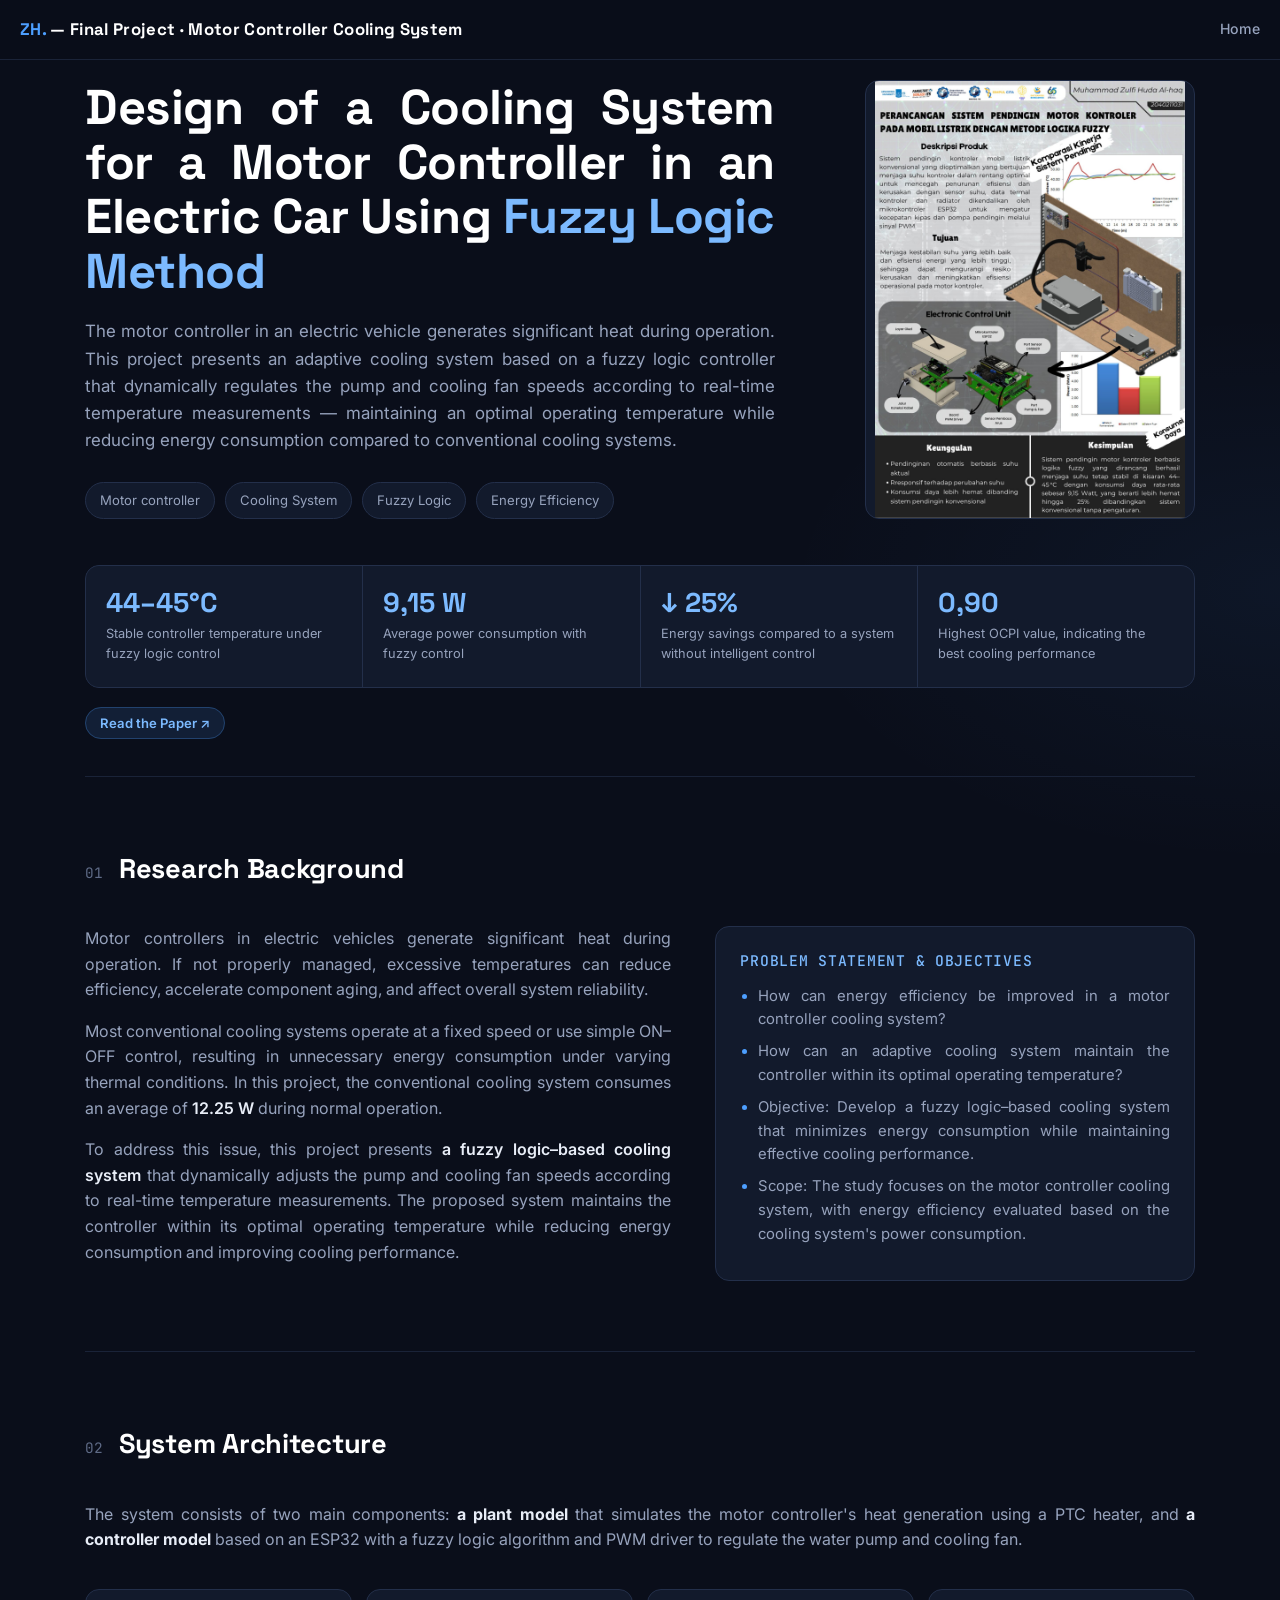
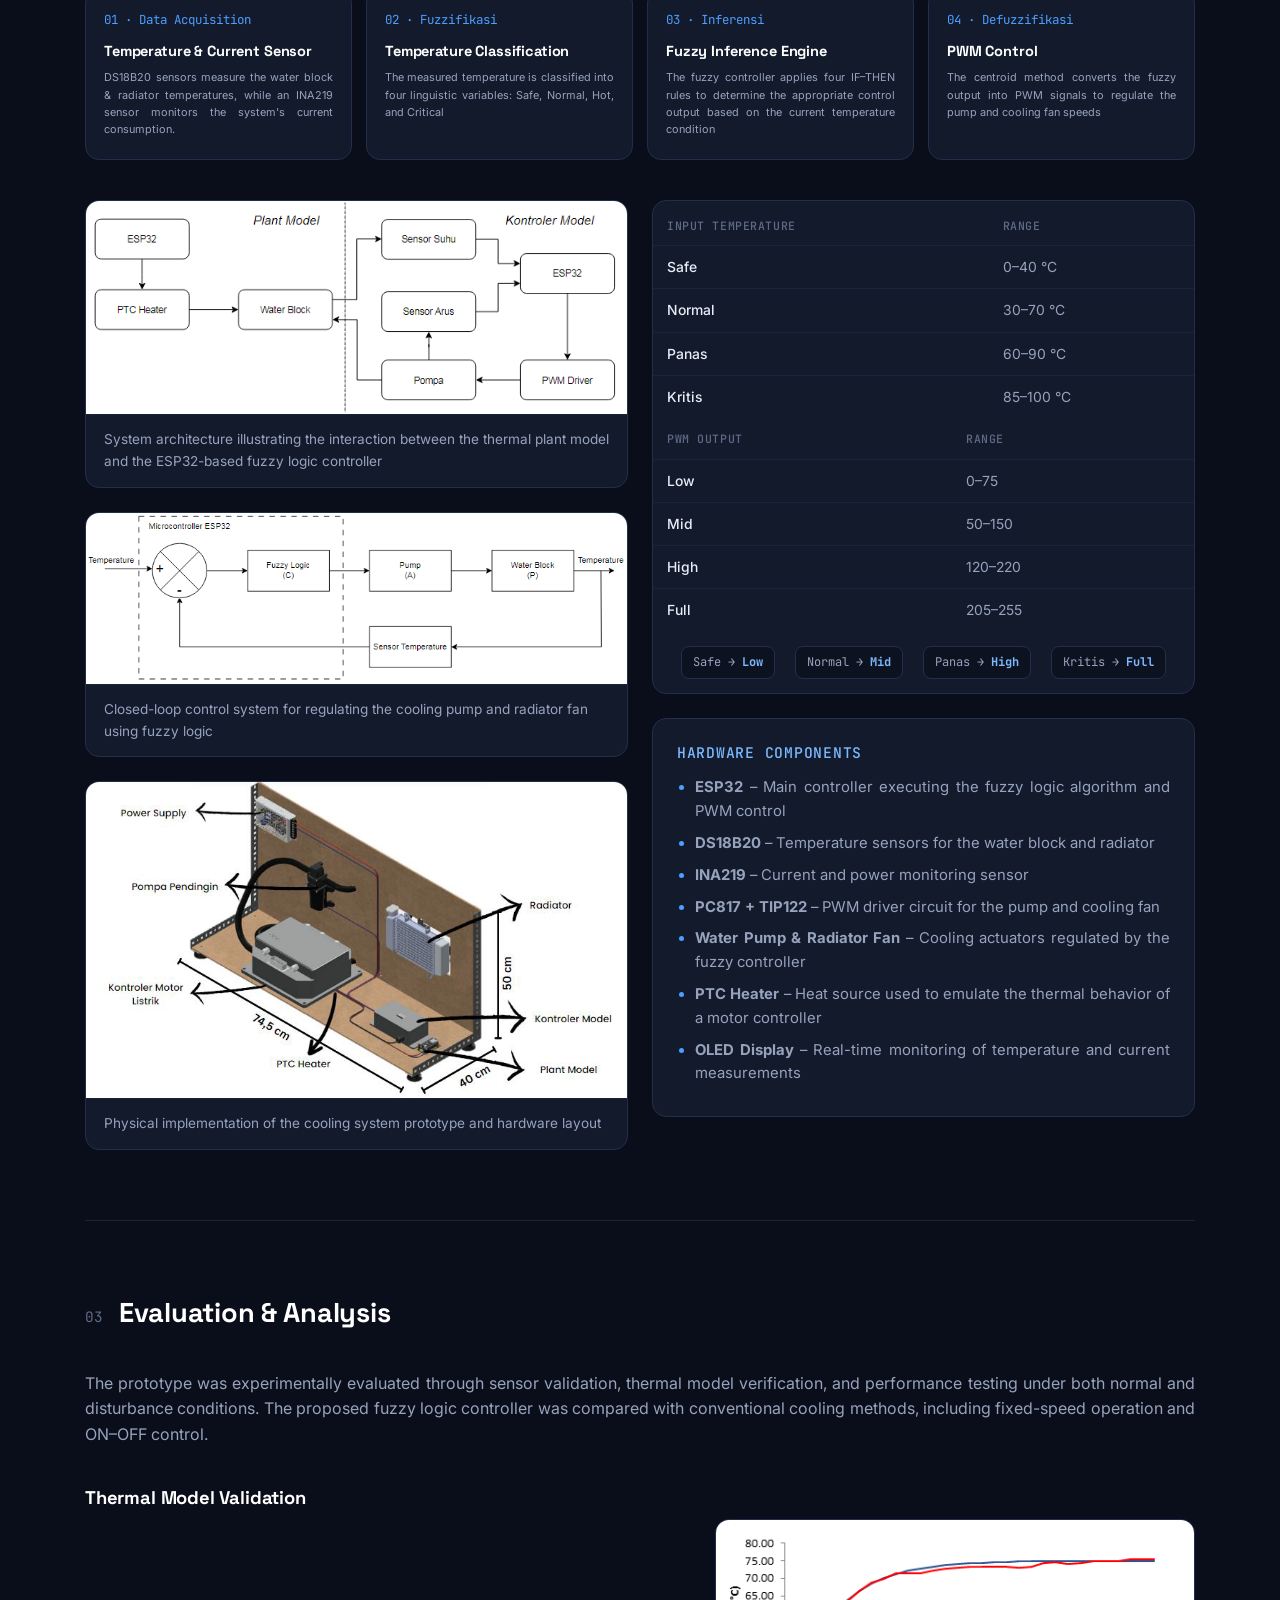
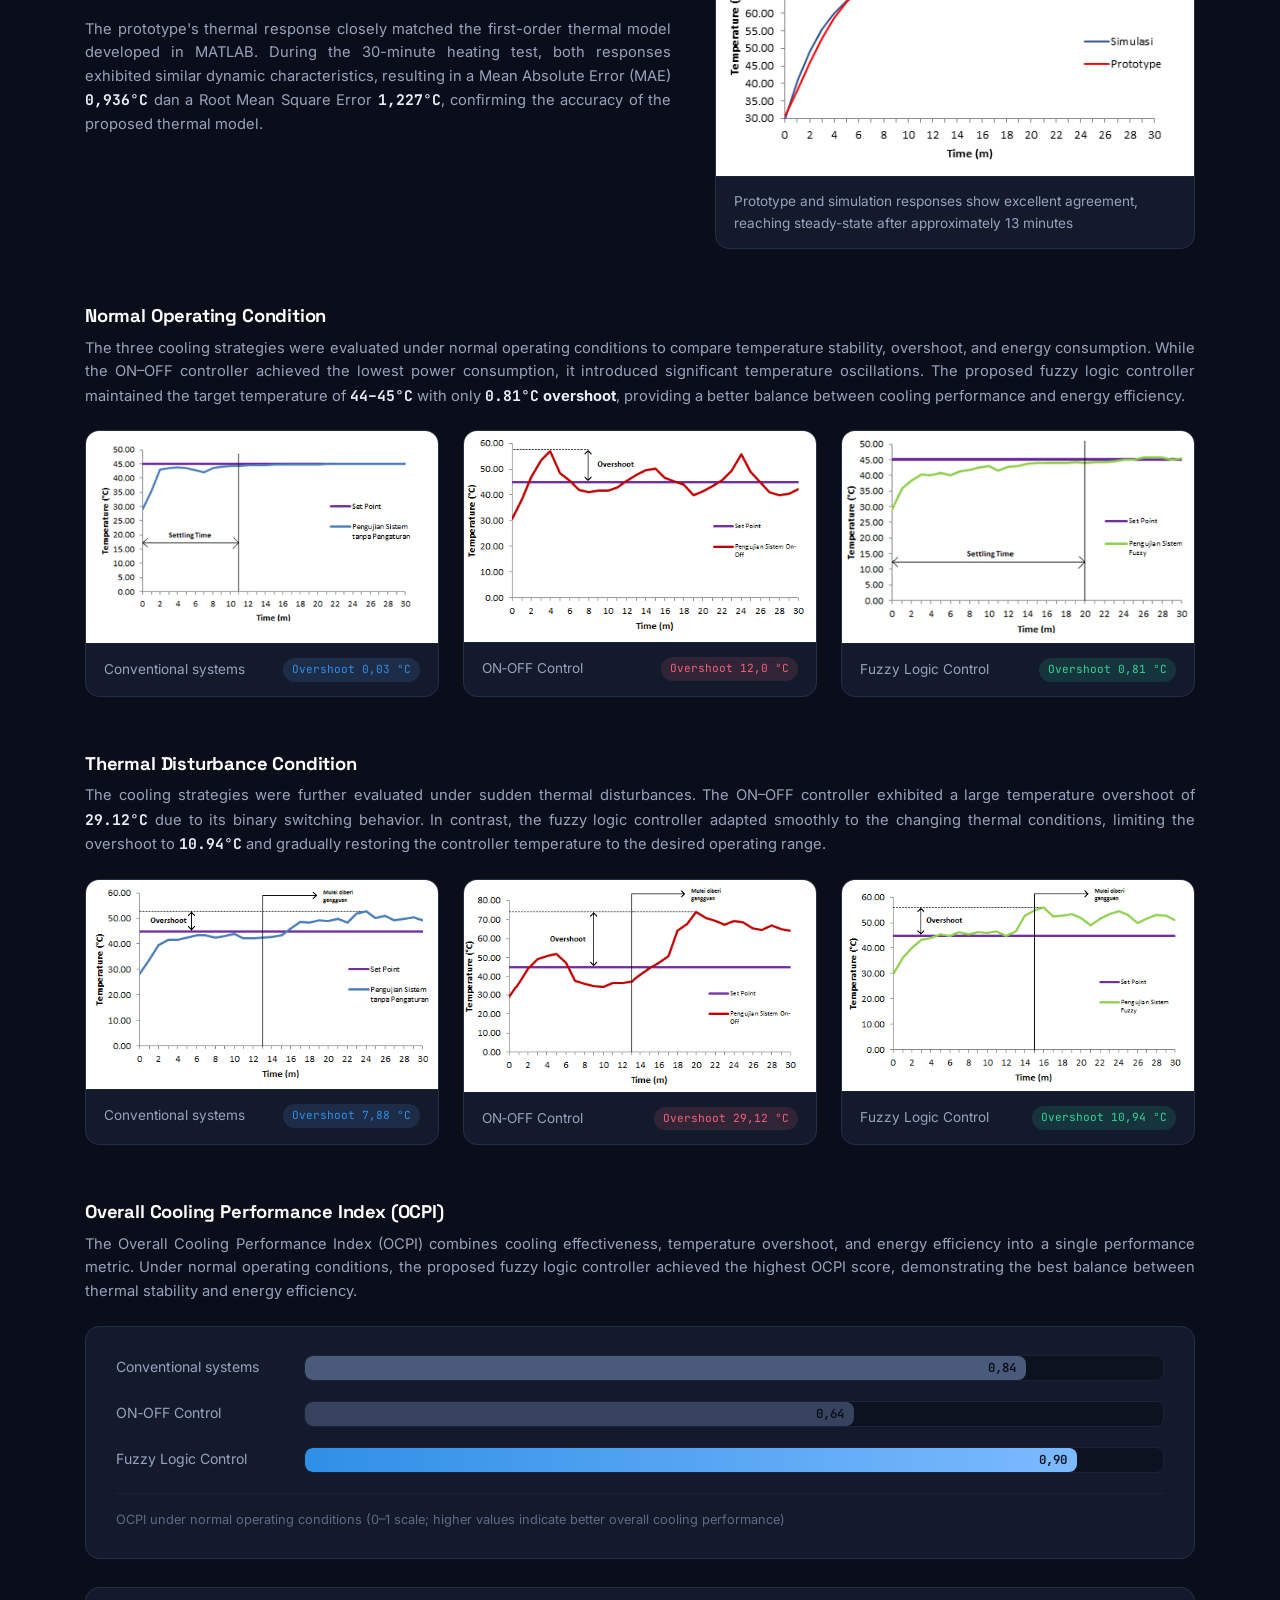
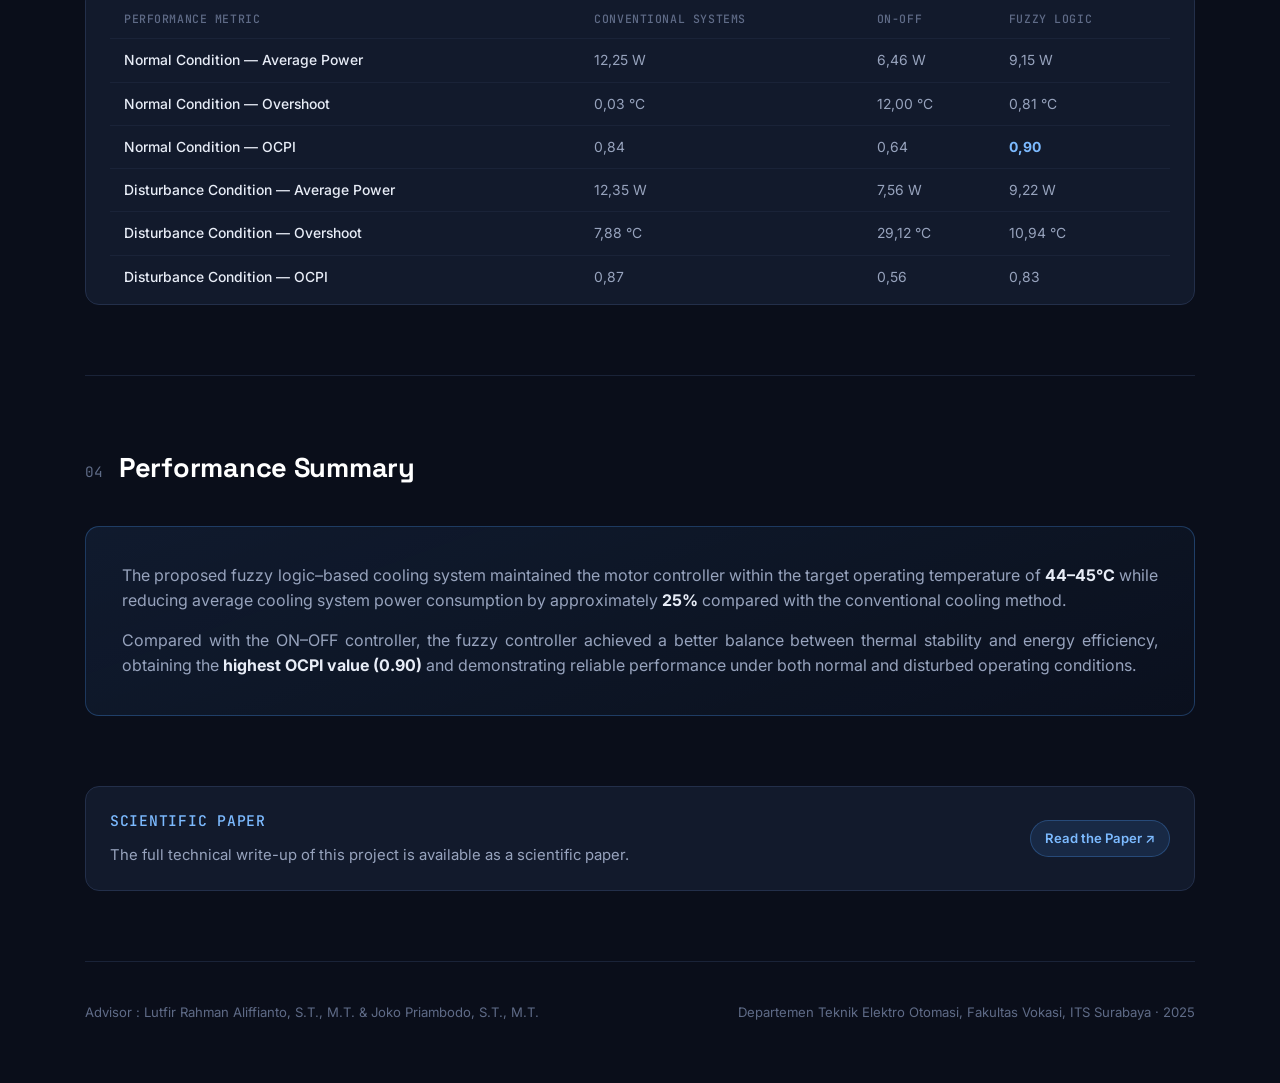
<file: project-thesis.html>
<!DOCTYPE html>
<html lang="id">
<head>
<meta charset="UTF-8">
<meta name="viewport" content="width=device-width, initial-scale=1.0">
<title>ZH. | Motor Controller Cooling System</title>
<link rel="icon" type="image/png" href="assets/logo.PNG">
<link rel="preconnect" href="https://fonts.googleapis.com">
<link rel="preconnect" href="https://fonts.gstatic.com" crossorigin>
<link href="https://fonts.googleapis.com/css2?family=Space+Grotesk:wght@400;500;600;700&family=Inter:wght@400;500;600;700&family=JetBrains+Mono:wght@400;500&display=swap" rel="stylesheet">
<style>
  :root{
    --bg: #0a0e1a;
    --bg-soft: #0d1220;
    --surface: #121a2c;
    --surface-2: #161f38;
    --border: #232f4a;
    --border-soft: #1a2338;
    --text: #e8edf7;
    --text-dim: #97a3bd;
    --text-faint: #5f6b87;
    --accent: #4d9fff;
    --accent-bright: #7cbaff;
    --accent-dim: rgba(77,159,255,0.12);
    --accent-line: rgba(77,159,255,0.28);
    --good: #34d399;
    --warn: #f5a55a;
    --bad: #f2617a;
    --radius: 14px;
  }

  *{box-sizing:border-box; margin:0; padding:0;}
  html{scroll-behavior:smooth;}
  body{
    background:
      radial-gradient(1100px 600px at 15% -10%, rgba(77,159,255,0.10), transparent 60%),
      radial-gradient(900px 500px at 100% 10%, rgba(77,159,255,0.06), transparent 55%),
      var(--bg);
    color:var(--text);
    font-family:'Inter', -apple-system, sans-serif;
    line-height:1.6;
    -webkit-font-smoothing:antialiased;
  }
  h1,h2,h3,h4{font-family:'Space Grotesk', 'Inter', sans-serif; letter-spacing:-0.01em; color:#fff;}
  .mono{font-family:'JetBrains Mono', monospace;}
  a{color:var(--accent-bright);}
  img{max-width:100%; display:block;}
  .wrap{
    max-width:1150px; 
    margin:0 auto; 
    padding:0 20px;
  }

  /* ---------- NAV ---------- */
  header.site-nav{
    position:sticky; top:0; z-index:50;
    background:rgba(10,14,26,0.82);
    backdrop-filter:blur(10px);
    border-bottom:1px solid var(--border-soft);
  }
  .nav-inner{
    max-width:1280px; margin:0 auto; padding:16px 20px;
    display:flex;
    align-items:center;
    justify-content:space-between;
  }
  .logo{
    font-family:'Space Grotesk', sans-serif; font-weight:700; font-size:1.05rem;
    color:#fff; letter-spacing:0.02em;
  }
  .logo span{color:var(--accent);}
  nav.links{display:flex; gap:28px;}
  nav.links a{
    color:var(--text-dim); text-decoration:none; font-size:0.88rem; font-weight:500;
    transition:color .15s;
  }
  nav.links a:hover{color:var(--text);}

  /* ---------- HERO ---------- */
  .hero{
    padding:10px 0 56px;
  }
  .eyebrow{
    display:inline-flex; align-items:center; gap:8px;
    font-family:'JetBrains Mono', monospace; font-size:0.74rem; letter-spacing:0.08em;
    text-transform:uppercase; color:var(--accent-bright);
    background:var(--accent-dim); border:1px solid var(--accent-line);
    padding:6px 12px; border-radius:100px; margin-bottom:22px;
  }
  .eyebrow::before{
    content:"●"; 
    font-size:0.55rem; 
    color:var(--good);
  }
  .hero-flex{
    margin-top:10px; 
    display:flex; 
    align-items:stretch; 
    gap:4px; 
  }
  .hero-left{
    flex:1;
    min-width:0;
    display:flex; 
    flex-direction:column;
    justify-content:flex-start;
  }
  .hero-right{
    flex:0 0 330px;
    width:460px;
    position:relative;
    min-height:280px;
  }
  .hero-right .poster-frame{
    position:absolute;
    inset:0;
    margin-top:0;
    display:flex;
  }
  .hero h1{
    font-size:clamp(1.9rem, 4.2vw, 3.05rem);
    font-weight:700; 
    line-height:1.12; 
    max-width:690px;
    text-align:justify;
  }
  .hero h1 em{
    font-style:normal; 
    color:var(--accent-bright);
  }
  .hero p.lede{
    margin-top:20px;
    color:var(--text-dim); 
    font-size:1.06rem; 
    max-width:690px;
    text-align: justify;
  }
  .author-row{
    margin-top:28px; 
    display:flex; 
    flex-wrap:wrap; 
    gap:10px;
  }
  .pill{
    font-size:0.82rem; color:var(--text-dim); background:var(--surface);
    border:1px solid var(--border); padding:7px 14px; border-radius:100px;
  }
  .pill b{
    color:var(--text); 
    font-weight:600;
  }

  /* ---------- STAT STRIP ---------- */
  .stat-strip{
    margin-top:46px; 
    display:grid; 
    grid-template-columns:repeat(4,1fr); 
    gap:1px;
    background:var(--border); 
    border:1px solid var(--border); 
    border-radius:var(--radius);
    overflow:hidden;
  }
  .stat{
    background:var(--surface); 
    padding:22px 20px;
  }
  .stat .num{
    font-family:'Space Grotesk', sans-serif; 
    font-size:1.7rem; font-weight:700; 
    color:var(--accent-bright);
    line-height:1.1;
  }
  .stat .label{
    font-size:0.8rem; 
    color:var(--text-dim); 
    margin-top:6px;
  }

  /* ---------- POSTER ---------- */
  .poster-frame{
    border:1px solid var(--border); 
    border-radius:var(--radius);
    overflow:hidden; 
    background:var(--surface);
    width:100%;
  }
  .poster-frame img{
    width:100%; 
    height:100%; 
    object-fit:contain;
    display:block;
  }
  .poster-cap{
    padding:12px 20px; 
    font-size:0.8rem; 
    color:var(--text-faint); 
    border-top:1px solid var(--border-soft);
  }

  /* ---------- SECTION SCAFFOLD ---------- */
  section{
    padding:70px 0;
  }
  section + section{
    border-top:1px solid var(--border-soft);
  }
  .sec-head{
    display:flex; 
    align-items:baseline; 
    gap:16px; margin-bottom:36px;
  }
  .sec-num{
    font-family:'JetBrains Mono', monospace; 
    color:var(--text-faint); 
    font-size:0.9rem;
  }
  .sec-head h2{
    font-size:1.7rem;
  }
  .sec-lede{
    color:var(--text-dim); 
    max-width:fit-content; 
    margin-bottom:36px; 
    font-size:1rem;
    text-align: justify;
  }

  /* ---------- INTRO / TWO COL ---------- */
  .two-col{
    display:grid; 
    grid-template-columns:1.1fr 0.9fr; 
    gap:44px;
  }
  .prose p{
    color:var(--text-dim); 
    margin-bottom:16px;
    text-align:justify;
  }
  .prose strong{
    color:var(--text); 
    font-weight:600;
  }
  .callout{
    background:var(--surface); 
    border:1px solid var(--border); 
    border-radius:var(--radius);
    padding:22px 24px;
  }
  .callout h4{
    font-size:0.92rem; 
    color:var(--accent-bright); 
    margin-bottom:12px; 
    font-family:'JetBrains Mono', monospace; 
    text-transform:uppercase; 
    letter-spacing:0.05em; 
    font-weight:500;
  }
  .callout ul{
    padding-left:18px; 
    color:var(--text-dim); 
    font-size:0.93rem;
    text-align:justify;
  }
  .callout li{
    margin-bottom:8px;
  }
  .callout li::marker{
    color:var(--accent);
  }

  /* ---------- METHOD FLOW ---------- */
  .flow{
    display:grid; grid-template-columns:repeat(4,1fr); gap:14px; margin-bottom:40px;
  }
  .flow-step{
    background:var(--surface);
    border:1px solid var(--border);
    border-radius:var(--radius);
    padding:20px 18px;
    position:relative;
  }
  
  .flow-step .idx{
    font-family:'JetBrains Mono', monospace;
    color:var(--accent); font-size:0.78rem;
    margin-bottom:10px; display:block;
  }

  .flow-step h4{
    font-size:0.91rem;
    margin-bottom:6px;
    color:#fff;
  }

  .flow-step p{
    font-size:0.68rem;
    color:var(--text-dim);
    text-align:justify;
  }

  .flow-arrow{
    display:none;
  }

  .method-grid{
    display:grid; 
    grid-template-columns:1fr 1fr; 
    gap:24px; 
    margin-top:8px;
  }

  .stack{
    display:flex; 
    flex-direction:column; 
    gap:24px;
  }
  
  .img-card{
    background:var(--surface); 
    border:1px solid var(--border); 
    border-radius:var(--radius); 
    overflow:hidden;
  }

  .img-card img{width:100%; background:#fff;}
  .img-card .cap{padding:14px 18px; font-size:0.85rem; color:var(--text-dim); border-top:1px solid var(--border-soft);}
  .img-card .cap b{color:var(--text);}

  table.spec{
    width:100%; border-collapse:collapse; font-size:0.87rem; margin-top:6px;
  }
  table.spec th, table.spec td{
    text-align:left; padding:10px 14px; border-bottom:1px solid var(--border-soft);
  }
  table.spec th{color:var(--text-faint); font-weight:500; font-family:'JetBrains Mono', monospace; font-size:0.72rem; text-transform:uppercase; letter-spacing:0.05em;}
  table.spec td{color:var(--text-dim);}
  table.spec td.k{color:var(--text); font-weight:500;}
  table.spec tr:last-child td{border-bottom:none;}

  .rule-badges{
    display:flex;
    flex-wrap:wrap;
    justify-content:center;
    gap:20px; 
    margin-top:14px;
    margin-bottom:14px;
  }
  
  .rule-badge{
    font-family:'JetBrains Mono', monospace; 
    font-size:0.75rem; 
    padding:6px 11px; 
    border-radius:8px;
    background:var(--bg-soft); 
    border:1px solid var(--border); 
    color:var(--text-dim);
  }
  
  .rule-badge b{
    color:var(--accent-bright);
  }

  /* ---------- RESULTS ---------- */
  .result-block{
    margin-bottom:52px;
  }
  .result-block:last-child{
    margin-bottom:0;
  }
  .result-block h3{
    font-size:1.15rem; 
    margin-bottom:6px;
  }
  .result-block .sub{
    color:var(--text-dim);
    font-size:0.92rem; 
    margin-bottom:22px; 
    max-width:max-content;
    text-align:justify;
  }
  .compare-grid{
    display:grid; 
    grid-template-columns:1fr 1fr 1fr; 
    gap:24px;
  }
  .compare-grid .img-card .cap{
    display:flex; 
    justify-content:space-between; 
    align-items:center;
  }
  .tag{
    font-size:0.7rem; 
    padding:3px 9px; 
    border-radius:100px; 
    font-family:'JetBrains Mono', monospace;
  }
  .tag.normal{
    background:rgba(97, 165, 242, 0.14); 
    color:#2f8fe6;
  }
  .tag.on{
    background:rgba(242,97,122,0.14); 
    color:var(--bad);
  }
  .tag.fz{
    background:rgba(52,211,153,0.14); 
    color:var(--good);
  }

  /* OCPI bar chart (signature element) */
  .ocpi-panel{
    background:var(--surface); 
    border:1px solid var(--border); 
    border-radius:var(--radius);
    padding:28px 30px;
  }
  .ocpi-row{display:flex; align-items:center; gap:18px; margin-bottom:20px;}
  .ocpi-row:last-child{margin-bottom:0;}
  .ocpi-name{width:170px; font-size:0.88rem; color:var(--text-dim); flex-shrink:0;}
  .ocpi-name b{color:var(--text); display:block; font-size:0.92rem;}
  .ocpi-track{flex:1; background:var(--bg-soft); border-radius:8px; height:26px; position:relative; overflow:hidden; border:1px solid var(--border-soft);}
  .ocpi-fill{height:100%; border-radius:8px; display:flex; align-items:center; justify-content:flex-end; padding-right:10px;}
  .ocpi-fill span{font-family:'JetBrains Mono', monospace; font-size:0.78rem; color:#0a0e1a; font-weight:600;}
  .ocpi-fill.best{background:linear-gradient(90deg, #2f8fe6, #7cbaff);}
  .ocpi-fill.mid{background:#4a5a7a;}
  .ocpi-fill.low{background:#37425e;}
  .ocpi-panel .foot-note{margin-top:20px; font-size:0.8rem; color:var(--text-faint); border-top:1px solid var(--border-soft); padding-top:16px;}

  .data-table-wrap{
    background:var(--surface); 
    border:1px solid var(--border); 
    border-radius:var(--radius);
    padding:6px 24px; 
    margin-top:28px; 
    overflow-x:auto;
  }

  /* ---------- Gallery ---------- */
  .gallery{display:grid; grid-template-columns:1fr 1.4fr; gap:24px;}
  .gallery .img-card:first-child{grid-row:span 1;}

  /* ---------- Conclusion ---------- */
  .conclusion-card{
    background:linear-gradient(160deg, rgba(77,159,255,0.09), rgba(77,159,255,0.02));
    border:1px solid var(--accent-line); 
    border-radius:var(--radius); 
    padding:36px;
  }
  .conclusion-card p{
    color:var(--text-dim); 
    margin-bottom:14px; 
    max-width:fit-content;
    text-align:justify;
  }
  .conclusion-card p:last-child{
    margin-bottom:0;
  }
  .conclusion-card strong{
    color:var(--text);
  }

  footer{
    padding:40px 0 60px; 
    border-top:1px solid var(--border-soft);
    display:flex; 
    justify-content:space-between; 
    flex-wrap:wrap;
    gap:12px;
    color:var(--text-faint); 
    font-size:0.82rem;
  }
  footer a{
    color:var(--text-dim); 
    text-decoration:none;
  }

  @media (max-width:820px){
    .two-col, .method-grid, .compare-grid, .gallery{grid-template-columns:1fr;}
    .hero-flex{flex-direction:column;}
    .hero-right{width:100%; max-width:320px; min-height:0; margin-top:8px; position:static;}
    .hero-right .poster-frame{position:static; height:auto;}
    .poster-frame img{height:auto; object-fit:contain;}
    .flow{grid-template-columns:1fr 1fr;}
    .stat-strip{grid-template-columns:1fr 1fr;}
    .ocpi-name{width:120px; font-size:0.8rem;}
  }
  @media (max-width:520px){
    .flow{grid-template-columns:1fr;}
    .stat-strip{grid-template-columns:1fr;}
  }

  ::selection{
    background:var(--accent-dim); 
    color:#fff;
  }
</style>
</head>
<body>

<header class="site-nav">
  <div class="nav-inner">
    <div class="logo"><span>ZH.</span> — Final Project · Motor Controller Cooling System</div>
    <nav class="links">
      <a href="index.html">Home</a>
      <!-- <a href="#pendahuluan">Pendahuluan</a>
      <a href="#metodologi">Metodologi</a>
      <a href="#hasil">Hasil</a>
      <a href="#kesimpulan">Kesimpulan</a> -->
    </nav>
  </div>
</header>

<div class="wrap">

  <!-- ================= HERO ================= -->
  <section class="hero" style="padding-bottom:40px;">
    <!-- <span class="eyebrow">Proyek Akhir · VE230831 · D4 Teknologi Rekayasa Otomasi ITS</span> -->
    <div class="hero-flex">
      <div class="hero-left">
        <h1>Design of a Cooling System for a Motor Controller in an Electric Car Using <em>Fuzzy Logic Method</em></h1>
        <p class="lede">
          The motor controller in an electric vehicle generates significant heat during operation.
          This project presents an adaptive cooling system based on a fuzzy logic controller that
          dynamically regulates the pump and cooling fan speeds according to real-time temperature
          measurements — maintaining an optimal operating temperature while reducing energy consumption
          compared to conventional cooling systems.
        </p>
        <div class="author-row">
          <span class="pill">Motor controller</span>
          <span class="pill">Cooling System</span>
          <span class="pill">Fuzzy Logic</span>
          <span class="pill">Energy Efficiency</span>
        </div>
      </div>
      <div class="hero-right">
        <div class="poster-frame">
          <img src="assets/projects/Cooling System for a Motor Controller/poster.jpg" alt="Poster ringkasan sistem pendingin kontroler motor logika fuzzy">
        </div>
      </div>
    </div>
    <div class="stat-strip">
      <div class="stat">
        <div class="num">44–45°C</div>
        <div class="label">Stable controller temperature under fuzzy logic control</div>
      </div>
      <div class="stat">
        <div class="num">9,15 W</div>
        <div class="label">Average power consumption with fuzzy control</div>
      </div>
      <div class="stat">
        <div class="num">↓ 25%</div>
        <div class="label">Energy savings compared to a system without intelligent control</div>
      </div>
      <div class="stat">
        <div class="num">0,90</div>
        <div class="label">Highest OCPI value, indicating the best cooling performance</div>
      </div>
    </div>
    <div style="margin-top:22px;">
      <a class="pill" href="assets/projects/Cooling System for a Motor Controller/POMITS_Muhammad Zulfi Huda Al-haq_2040211031 v2.pdf" target="_blank" rel="noopener" style="text-decoration:none; color:var(--accent-bright); background:var(--accent-dim); border-color:var(--accent-line);"><b style="color:inherit;">Read the Paper ↗</b></a>
    </div>
  </section>

  <!-- ================= PENDAHULUAN ================= -->
  <section id="pendahuluan">
    <div class="sec-head"><span class="sec-num">01</span><h2>Research Background</h2></div>
    <div class="two-col">
      <div class="prose">
        <p>
          Motor controllers in electric vehicles generate significant heat during operation. 
          If not properly managed, excessive temperatures can reduce efficiency, 
          accelerate component aging, and affect overall system reliability.
        </p>
        <p>
          Most conventional cooling systems operate at a fixed speed or use simple ON–OFF control, 
          resulting in unnecessary energy consumption under varying thermal conditions. 
          In this project, the conventional cooling system consumes an average of <strong>12.25 W</strong> 
          during normal operation.
        </p>
        <p>
          To address this issue, this project presents <strong>a fuzzy logic–based cooling system</strong> 
          that dynamically adjusts the pump and cooling fan speeds according to real-time temperature 
          measurements. The proposed system maintains the controller within its optimal operating 
          temperature while reducing energy consumption and improving cooling performance.
        </p>
      </div>
      <div class="callout">
        <h4>Problem Statement &amp; Objectives</h4>
        <ul>
          <li>
            How can energy efficiency be improved in a motor controller cooling system?
          </li>
          <li>
            How can an adaptive cooling system maintain the controller within its optimal operating temperature?
          </li>
          <li>
            Objective: Develop a fuzzy logic–based cooling system that minimizes energy consumption
            while maintaining effective cooling performance.
          </li>
          <li>
            Scope: The study focuses on the motor controller cooling system,
            with energy efficiency evaluated based on the cooling system's power consumption.
          </li>
        </ul>
      </div>
    </div>
  </section>

  <!-- ================= METODOLOGI ================= -->
  <section id="metodologi">
    <div class="sec-head"><span class="sec-num">02</span><h2>System Architecture</h2></div>
    <p class="sec-lede">
      The system consists of two main components: <strong style="color:var(--text)">a plant model</strong>
      that simulates the motor controller's heat generation using a PTC heater, and
      <strong style="color:var(--text)">a controller model</strong> based on an ESP32 with a fuzzy logic algorithm
      and PWM driver to regulate the water pump and cooling fan.
    </p>

    <div class="flow">
      <div class="flow-step">
        <span class="idx">01 · Data Acquisition</span>
        <h4>
          Temperature &amp; Current Sensor
        </h4>
        <p>
          DS18B20 sensors measure the water block &amp; radiator temperatures, while an INA219 sensor
          monitors the system's current consumption.         
        </p>
      </div>
      <div class="flow-step">
        <span class="idx">02 · Fuzzifikasi</span>
        <h4>
          Temperature Classification
        </h4>
        <p>
          The measured temperature is classified into four linguistic variables: Safe, Normal, Hot,
          and Critical
        </p>
      </div>
      <div class="flow-step">
        <span class="idx">03 · Inferensi</span>
        <h4>
          Fuzzy Inference Engine
        </h4>
        <p>
          The fuzzy controller applies four IF–THEN rules to determine the appropriate control output
          based on the current temperature condition
        </p>
      </div>
      <div class="flow-step">
        <span class="idx">04 · Defuzzifikasi</span>
        <h4>
          PWM Control
        </h4>
        <p>
          The centroid method converts the fuzzy output into PWM signals to regulate the pump and cooling fan speeds
        </p>
      </div>
    </div>

    <div class="method-grid">
      <div class="stack">
        <div class="img-card">
          <img src="assets/projects/Cooling System for a Motor Controller/arch_flow.png" alt="Diagram alur interaksi arsitektur sistem">
          <div class="cap">System architecture illustrating the interaction between the thermal plant model and the ESP32-based fuzzy logic controller</div>
        </div>
        <div class="img-card">
          <img src="assets/projects/Cooling System for a Motor Controller/diagram_blok.png" alt="Diagram blok sistem pendingin">
          <div class="cap">Closed-loop control system for regulating the cooling pump and radiator fan using fuzzy logic</div>
        </div>
        <div class="img-card">
          <img src="assets/projects/Cooling System for a Motor Controller/desain_mekanik.png" alt="Desain mekanik prototipe">
          <div class="cap">Physical implementation of the cooling system prototype and hardware layout</div>
        </div>
      </div>
      <div class="stack">
        <div class="img-card">
          <table class="spec">
            <tr><th>Input Temperature</th><th>Range</th></tr>
            <tr><td class="k">Safe</td><td>0–40 °C</td></tr>
            <tr><td class="k">Normal</td><td>30–70 °C</td></tr>
            <tr><td class="k">Panas</td><td>60–90 °C</td></tr>
            <tr><td class="k">Kritis</td><td>85–100 °C</td></tr>
          </table>
          <table class="spec" style="margin-top:2px;">
            <tr><th>PWM Output</th><th>Range</th></tr>
            <tr><td class="k">Low</td><td>0–75</td></tr>
            <tr><td class="k">Mid</td><td>50–150</td></tr>
            <tr><td class="k">High</td><td>120–220</td></tr>
            <tr><td class="k">Full</td><td>205–255</td></tr>
          </table>
          <div class="rule-badges">
            <span class="rule-badge">Safe → <b>Low</b></span>
            <span class="rule-badge">Normal → <b>Mid</b></span>
            <span class="rule-badge">Panas → <b>High</b></span>
            <span class="rule-badge">Kritis → <b>Full</b></span>
          </div>
        </div>
        <div class="callout">
          <h4>Hardware Components</h4>
          <ul>            
            <li><strong>ESP32</strong> – Main controller executing the fuzzy logic algorithm and PWM control</li>
            <li><strong>DS18B20</strong> – Temperature sensors for the water block and radiator</li>
            <li><strong>INA219</strong> – Current and power monitoring sensor</li>
            <li><strong>PC817 + TIP122</strong> – PWM driver circuit for the pump and cooling fan</li>
            <li><strong>Water Pump & Radiator Fan</strong> – Cooling actuators regulated by the fuzzy controller</li>
            <li><strong>PTC Heater</strong> – Heat source used to emulate the thermal behavior of a motor controller</li>
            <li><strong>OLED Display</strong> – Real-time monitoring of temperature and current measurements</li>
          </ul>
        </div>
      </div>
    </div>
  </section>

  <!-- ================= HASIL ================= -->
  <section id="hasil">
    <div class="sec-head"><span class="sec-num">03</span><h2>Evaluation &amp;  Analysis</h2></div>
    <p class="sec-lede">
      The prototype was experimentally evaluated through sensor validation, thermal model verification, 
      and performance testing under both normal and disturbance conditions. The proposed fuzzy logic 
      controller was compared with conventional cooling methods, including fixed-speed operation and 
      ON–OFF control.
    </p>

    <div class="result-block">
      <h3>Thermal Model Validation</h3>
      <div class="two-col" style="align-items:center;">
        <div>
          <p class="sub" style="margin-bottom:14px;">
            The prototype's thermal response closely matched the first-order thermal model developed in MATLAB. 
            During the 30-minute heating test, both responses exhibited similar dynamic characteristics, 
            resulting in a Mean Absolute Error (MAE) <span class="mono"><strong style="color:var(--text)">0,936°C</strong></span> 
            dan a Root Mean Square Error <span class="mono"><strong style="color:var(--text)">1,227°C</strong></span>, 
            confirming the accuracy of the proposed thermal model.
          </p>
        </div>
        <div class="img-card">
          <img src="assets/projects/Cooling System for a Motor Controller/sim_vs_proto.png" alt="Grafik perbandingan respon suhu prototipe dengan simulasi">
          <div class="cap">Prototype and simulation responses show excellent agreement, reaching steady-state after approximately 13 minutes</div>
        </div>
      </div>
    </div>
    <div class="result-block">
      <h3>Normal Operating Condition</h3>
      <p class="sub">
        The three cooling strategies were evaluated under normal operating conditions to compare temperature 
        stability, overshoot, and energy consumption. While the ON–OFF controller achieved the lowest power 
        consumption, it introduced significant temperature oscillations. The proposed fuzzy logic controller 
        maintained the target temperature of <span class="mono"><strong style="color:var(--text)">44–45°C</strong></span> 
        with only <span class="mono"><strong style="color:var(--text)">0.81°C</strong></span> 
        <strong style="color:var(--text)">overshoot</strong>, providing a better balance between cooling 
        performance and energy efficiency.
      </p>
      <div class="compare-grid">
        <div class="img-card">
          <img src="assets/projects/Cooling System for a Motor Controller/normal_no.png" alt="Grafik respon suhu ON-OFF tanpa gangguan">
          <div class="cap"><span>Conventional systems</span><span class="tag normal">Overshoot 0,03 °C</span></div>
        </div>
        <div class="img-card">
          <img src="assets/projects/Cooling System for a Motor Controller/onoff_no.png" alt="Grafik respon suhu ON-OFF tanpa gangguan">
          <div class="cap"><span>ON‑OFF Control</span><span class="tag on">Overshoot 12,0 °C</span></div>
        </div>
        <div class="img-card">
          <img src="assets/projects/Cooling System for a Motor Controller/fuzzy_no.png" alt="Grafik respon suhu fuzzy tanpa gangguan">
          <div class="cap"><span>Fuzzy Logic Control</span><span class="tag fz">Overshoot 0,81 °C</span></div>
        </div>
      </div>
    </div>

    <div class="result-block">
      <h3>Thermal Disturbance Condition</h3>
      <p class="sub">
        The cooling strategies were further evaluated under sudden thermal disturbances. The ON–OFF controller 
        exhibited a large temperature overshoot of <span class="mono"><strong style="color:var(--text)">29.12°C</strong></span> 
        due to its binary switching behavior. In contrast, the fuzzy logic controller adapted smoothly to the 
        changing thermal conditions, limiting the overshoot to <span class="mono"><strong style="color:var(--text)">10.94°C</strong></span> 
        and gradually restoring the controller temperature to the desired operating range.
      </p>
      <div class="compare-grid">
        <div class="img-card">
          <img src="assets/projects/Cooling System for a Motor Controller/normal_gangguan.png" alt="Grafik respon suhu ON-OFF tanpa gangguan">
          <div class="cap"><span>Conventional systems</span><span class="tag normal">Overshoot 7,88 °C</span></div>
        </div>
        <div class="img-card">
          <img src="assets/projects/Cooling System for a Motor Controller/onoff_gangguan.png" alt="Grafik respon suhu ON-OFF dengan gangguan">
          <div class="cap"><span>ON‑OFF Control</span><span class="tag on">Overshoot 29,12 °C</span></div>
        </div>
        <div class="img-card">
          <img src="assets/projects/Cooling System for a Motor Controller/fuzzy_gangguan.png" alt="Grafik respon suhu fuzzy dengan gangguan">
          <div class="cap"><span>Fuzzy Logic Control</span><span class="tag fz">Overshoot 10,94 °C</span></div>
        </div>
      </div>
    </div>

    <div class="result-block">
      <h3>Overall Cooling Performance Index (OCPI)</h3>
      <p class="sub">
        The Overall Cooling Performance Index (OCPI) combines cooling effectiveness, temperature overshoot, 
        and energy efficiency into a single performance metric. Under normal operating conditions, 
        the proposed fuzzy logic controller achieved the highest OCPI score, demonstrating the best balance 
        between thermal stability and energy efficiency.
      </p>

      <div class="ocpi-panel">
        <div class="ocpi-row">
          <div class="ocpi-name">Conventional systems</div>
          <div class="ocpi-track"><div class="ocpi-fill mid" style="width:84%"><span>0,84</span></div></div>
        </div>
        <div class="ocpi-row">
          <div class="ocpi-name">ON‑OFF Control</div>
          <div class="ocpi-track"><div class="ocpi-fill low" style="width:64%"><span>0,64</span></div></div>
        </div>
        <div class="ocpi-row">
          <div class="ocpi-name">Fuzzy Logic Control</div>
          <div class="ocpi-track"><div class="ocpi-fill best" style="width:90%"><span>0,90</span></div></div>
        </div>
        <div class="foot-note">OCPI under normal operating conditions (0–1 scale; higher values indicate better overall cooling performance)</div>
      </div>

      <div class="data-table-wrap">       
        <table class="spec">
          <tr>
            <th>Performance Metric</th><th>Conventional systems</th><th>ON‑OFF</th><th>Fuzzy Logic</th>
          </tr>
          <tr><td class="k">Normal Condition — Average Power</td><td>12,25 W</td><td>6,46 W</td><td>9,15 W</td></tr>
          <tr><td class="k">Normal Condition — Overshoot</td><td>0,03 °C</td><td>12,00 °C</td><td>0,81 °C</td></tr>
          <tr><td class="k">Normal Condition — OCPI</td><td>0,84</td><td>0,64</td><td><strong style="color:var(--accent-bright)">0,90</strong></td></tr>
          <tr><td class="k">Disturbance Condition — Average Power</td><td>12,35 W</td><td>7,56 W</td><td>9,22 W</td></tr>
          <tr><td class="k">Disturbance Condition — Overshoot</td><td>7,88 °C</td><td>29,12 °C</td><td>10,94 °C</td></tr>
          <tr><td class="k">Disturbance Condition — OCPI</td><td>0,87</td><td>0,56</td><td>0,83</td></tr>
        </table>
      </div>
    </div>
  </section>

  <!-- ================= KESIMPULAN ================= -->
  <section id="kesimpulan">
    <div class="sec-head"><span class="sec-num">04</span><h2>Performance Summary</h2></div>
    <div class="conclusion-card">
      <p>
        The proposed fuzzy logic–based cooling system maintained the motor controller within 
        the target operating temperature of <strong>44–45°C</strong> while reducing average 
        cooling system power consumption by approximately <strong>25%</strong> compared with 
        the conventional cooling method.
      </p>
      <p>
        Compared with the ON–OFF controller, the fuzzy controller achieved a better balance between thermal 
        stability and energy efficiency, obtaining the <strong>highest OCPI value (0.90)</strong> 
        and demonstrating reliable performance under both normal and disturbed operating conditions.
      </p>
    </div>
  </section>
  
  <!-- ================= PAPER ================= -->
  <section id="paper" style="padding-top:0; border-top:none;">
    <div class="callout" style="display:flex; align-items:center; justify-content:space-between; flex-wrap:wrap; gap:18px;">
      <div>
        <h4>Scientific Paper</h4>
        <p style="color:var(--text-dim); font-size:0.93rem; max-width:620px; text-align:justify;">
          The full technical write-up of this project is available as a scientific paper.
        </p>
      </div>
      <a class="pill" href="assets/projects/Cooling System for a Motor Controller/POMITS_Muhammad Zulfi Huda Al-haq_2040211031 v2.pdf" target="_blank" rel="noopener" style="text-decoration:none; color:var(--accent-bright); background:var(--accent-dim); border-color:var(--accent-line);"><b style="color:inherit;">Read the Paper ↗</b></a>
    </div>
  </section>

  <footer>
    <div>Advisor : Lutfir Rahman Aliffianto, S.T., M.T. &amp; Joko Priambodo, S.T., M.T.</div>
    <div>Departemen Teknik Elektro Otomasi, Fakultas Vokasi, ITS Surabaya · 2025</div>
  </footer>

</div>
</body>
</html>
</file>
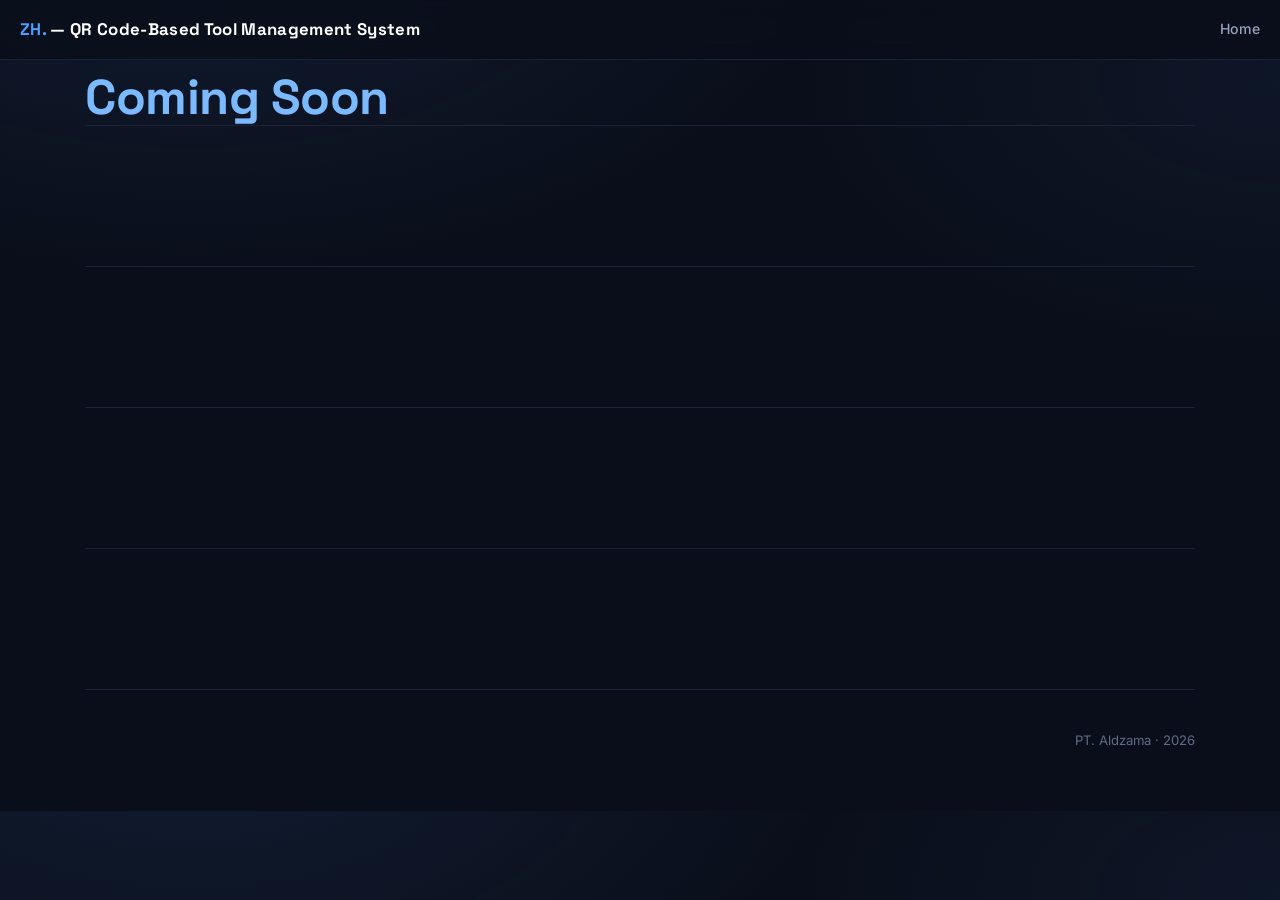
<file: project-tool_management.html>
<!DOCTYPE html>
<html lang="id">
<head>
<meta charset="UTF-8">
<meta name="viewport" content="width=device-width, initial-scale=1.0">
<title>Automatic Hi-Pot Testing Machine — PLC Control System</title>
<link rel="preconnect" href="https://fonts.googleapis.com">
<link rel="preconnect" href="https://fonts.gstatic.com" crossorigin>
<link href="https://fonts.googleapis.com/css2?family=Space+Grotesk:wght@400;500;600;700&family=Inter:wght@400;500;600;700&family=JetBrains+Mono:wght@400;500&display=swap" rel="stylesheet">
<style>
  :root{
    --bg: #0a0e1a;
    --bg-soft: #0d1220;
    --surface: #121a2c;
    --surface-2: #161f38;
    --border: #232f4a;
    --border-soft: #1a2338;
    --text: #e8edf7;
    --text-dim: #97a3bd;
    --text-faint: #5f6b87;
    --accent: #4d9fff;
    --accent-bright: #7cbaff;
    --accent-dim: rgba(77,159,255,0.12);
    --accent-line: rgba(77,159,255,0.28);
    --good: #34d399;
    --warn: #f5a55a;
    --bad: #f2617a;
    --radius: 14px;
  }

  *{box-sizing:border-box; margin:0; padding:0;}
  html{scroll-behavior:smooth;}
  body{
    background:
      radial-gradient(1100px 600px at 15% -10%, rgba(77,159,255,0.10), transparent 60%),
      radial-gradient(900px 500px at 100% 10%, rgba(77,159,255,0.06), transparent 55%),
      var(--bg);
    color:var(--text);
    font-family:'Inter', -apple-system, sans-serif;
    line-height:1.6;
    -webkit-font-smoothing:antialiased;
  }
  h1,h2,h3,h4{
    font-family:'Space Grotesk', 'Inter', sans-serif; 
    letter-spacing:-0.01em; 
    color:#fff;
  }
  .mono{font-family:'JetBrains Mono', monospace;}
  a{color:var(--accent-bright);}
  img{max-width:100%; display:block;}
  .wrap{
    max-width:1150px; 
    margin:0 auto; 
    padding:0 20px;
  }

  /* ---------- NAV ---------- */
  header.site-nav{
    position:sticky; top:0; z-index:50;
    background:rgba(10,14,26,0.82);
    backdrop-filter:blur(10px);
    border-bottom:1px solid var(--border-soft);
  }
  .nav-inner{
    max-width:1280px; margin:0 auto; padding:16px 20px;
    display:flex;
    align-items:center;
    justify-content:space-between;
  }
  .logo{
    font-family:'Space Grotesk', sans-serif; font-weight:700; font-size:1.05rem;
    color:#fff; letter-spacing:0.02em;
  }
  .logo span{color:var(--accent);}
  nav.links{display:flex; gap:28px;}
  nav.links a{
    color:var(--text-dim); text-decoration:none; font-size:0.88rem; font-weight:500;
    transition:color .15s;
  }
  nav.links a:hover{
    color:var(--text);
  }

  /* ---------- HERO ---------- */
  .hero{
    padding:10px 0 56px;
  }
  .eyebrow{
    display:inline-flex; 
    align-items:center; 
    gap:8px;
    font-family:'JetBrains Mono', monospace; 
    font-size:0.74rem; 
    letter-spacing:0.08em;
    text-transform:uppercase; 
    color:var(--accent-bright);
    background:var(--accent-dim); 
    border:1px solid var(--accent-line);
    padding:6px 12px; 
    border-radius:100px; 
    margin-bottom:22px;
  }
  .eyebrow::before{
    content:"●"; 
    font-size:0.55rem; 
    color:var(--good);
  }
  .hero-flex{
    margin-top:10px; 
    display:flex; 
    align-items:stretch; 
    gap:4px; 
  }
  .hero-left{
    flex:1;
    min-width:0;
    display:flex; 
    flex-direction:column;
    justify-content:flex-start;
  }
  .hero-right{
    flex:0 0 330px;
    width:460px;
    position:relative;
    min-height:280px;
  }
  .hero-right .poster-frame{
    position:absolute;
    inset:0;
    margin-top:0;
    display:flex;
  }
  .hero h1{
    font-size:clamp(1.9rem, 4.2vw, 3.05rem);
    font-weight:700; 
    line-height:1.12; 
    max-width:max-content;
    text-align:justify;
  }
  .hero h1 em{
    font-style:normal; 
    color:var(--accent-bright);
  }
  .hero p.lede{
    margin-top:20px;
    color:var(--text-dim); 
    font-size:1.06rem; 
    max-width:max-content;
    text-align: justify;
  }
  .author-row{
    margin-top:28px; 
    display:flex; 
    flex-wrap:wrap; 
    gap:10px;
  }
  .pill{
    font-size:0.82rem; color:var(--text-dim); background:var(--surface);
    border:1px solid var(--border); padding:7px 14px; border-radius:100px;
  }
  .pill b{
    color:var(--text); 
    font-weight:600;
  }

  /* ---------- STAT STRIP ---------- */
  .stat-strip{
    margin-top:46px; 
    display:grid; 
    grid-template-columns:repeat(4,1fr); 
    gap:1px;
    background:var(--border); 
    border:1px solid var(--border); 
    border-radius:var(--radius);
    overflow:hidden;
  }
  .stat{
    background:var(--surface); 
    padding:22px 20px;
  }
  .stat .num{
    font-family:'Space Grotesk', sans-serif; 
    font-size:1.7rem; font-weight:700; 
    color:var(--accent-bright);
    line-height:1.1;
  }
  .stat .label{
    font-size:0.8rem; 
    color:var(--text-dim); 
    margin-top:6px;
  }

  /* ---------- POSTER ---------- */
  .poster-frame{
    border:1px solid var(--border); 
    border-radius:var(--radius);
    overflow:hidden; 
    background:var(--surface);
    width:100%;
  }
  .poster-frame img{
    width:100%; 
    height:100%; 
    object-fit:contain;
    display:block;
  }
  .poster-cap{
    padding:12px 20px; 
    font-size:0.8rem; 
    color:var(--text-faint); 
    border-top:1px solid var(--border-soft);
  }

  /* ---------- SECTION SCAFFOLD ---------- */
  section{
    padding:70px 0;
  }
  section + section{
    border-top:1px solid var(--border-soft);
  }
  .sec-head{
    display:flex; 
    align-items:baseline; 
    gap:16px; margin-bottom:36px;
  }
  .sec-num{
    font-family:'JetBrains Mono', monospace; 
    color:var(--text-faint); 
    font-size:0.9rem;
  }
  .sec-head h2{
    font-size:1.7rem;
  }
  .sec-lede{
    color:var(--text-dim); 
    max-width:fit-content; 
    margin-bottom:36px; 
    font-size:1rem;
    text-align: justify;
  }

  /* ---------- INTRO / TWO COL ---------- */
  .two-col{
    display:grid; 
    grid-template-columns:1.1fr 0.9fr; 
    gap:44px;
  }
  .prose p{
    color:var(--text-dim); 
    margin-bottom:16px;
    text-align:justify;
  }
  .prose strong{
    color:var(--text); 
    font-weight:600;
  }
  .callout{
    background:var(--surface); 
    border:1px solid var(--border); 
    border-radius:var(--radius);
    padding:22px 24px;
  }
  .callout h4{
    font-size:0.92rem; 
    color:var(--accent-bright); 
    margin-bottom:12px; 
    font-family:'JetBrains Mono', monospace; 
    text-transform:uppercase; 
    letter-spacing:0.05em; 
    font-weight:500;
  }
  .callout ul{
    padding-left:18px; 
    color:var(--text-dim); 
    font-size:0.93rem;
    text-align:justify;
  }
  .callout li{
    margin-bottom:8px;
  }
  .callout li::marker{
    color:var(--accent);
  }

  /* ---------- METHOD FLOW ---------- */
  .flow{
    display:grid; grid-template-columns:repeat(4,1fr); gap:14px; margin-bottom:40px;
  }
  .flow-step{
    background:var(--surface);
    border:1px solid var(--border);
    border-radius:var(--radius);
    padding:20px 18px;
    position:relative;
  }
  
  .flow-step .idx{
    font-family:'JetBrains Mono', monospace;
    color:var(--accent); font-size:0.78rem;
    margin-bottom:10px; display:block;
  }

  .flow-step h4{
    font-size:0.91rem;
    margin-bottom:6px;
    color:#fff;
  }

  .flow-step p{
    font-size:0.68rem;
    color:var(--text-dim);
    text-align:justify;
  }

  .flow-arrow{
    display:none;
  }

  .method-grid{
    display:grid; 
    grid-template-columns:1fr 1fr; 
    gap:24px; 
    margin-top:8px;
  }

  .stack{
    display:flex; 
    flex-direction:column; 
    gap:24px;
  }
  
  .img-card{
    background:var(--surface); 
    border:1px solid var(--border); 
    border-radius:var(--radius); 
    overflow:hidden;
  }

  .img-card img{width:100%; background:#fff;}
  .img-card .cap{padding:14px 18px; font-size:0.85rem; color:var(--text-dim); border-top:1px solid var(--border-soft);}
  .img-card .cap b{color:var(--text);}

  table.spec{
    width:100%; border-collapse:collapse; font-size:0.87rem; margin-top:6px;
  }
  table.spec th, table.spec td{
    text-align:left; padding:10px 14px; border-bottom:1px solid var(--border-soft);
  }
  table.spec th{color:var(--text-faint); font-weight:500; font-family:'JetBrains Mono', monospace; font-size:0.72rem; text-transform:uppercase; letter-spacing:0.05em;}
  table.spec td{color:var(--text-dim);}
  table.spec td.k{color:var(--text); font-weight:500;}
  table.spec tr:last-child td{border-bottom:none;}

  .rule-badges{
    display:flex;
    flex-wrap:wrap;
    justify-content:center;
    gap:20px; 
    margin-top:14px;
    margin-bottom:14px;
  }
  
  .rule-badge{
    font-family:'JetBrains Mono', monospace; 
    font-size:0.75rem; 
    padding:6px 11px; 
    border-radius:8px;
    background:var(--bg-soft); 
    border:1px solid var(--border); 
    color:var(--text-dim);
  }
  
  .rule-badge b{
    color:var(--accent-bright);
  }

  /* ---------- RESULTS ---------- */
  .result-block{
    margin-bottom:52px;
  }
  .result-block:last-child{
    margin-bottom:0;
  }
  .result-block h3{
    font-size:1.15rem; 
    margin-bottom:6px;
  }
  .result-block .sub{
    color:var(--text-dim);
    font-size:0.92rem; 
    margin-bottom:22px; 
    max-width:max-content;
    text-align:justify;
  }
  .compare-grid{
    display:grid; 
    grid-template-columns:1fr 1fr 1fr; 
    gap:24px;
  }
  .compare-grid .img-card .cap{
    display:flex; 
    justify-content:space-between; 
    align-items:center;
  }
  .tag{
    font-size:0.7rem; 
    padding:3px 9px; 
    border-radius:100px; 
    font-family:'JetBrains Mono', monospace;
  }
  .tag.normal{
    background:rgba(97, 165, 242, 0.14); 
    color:#2f8fe6;
  }
  .tag.on{
    background:rgba(242,97,122,0.14); 
    color:var(--bad);
  }
  .tag.fz{
    background:rgba(52,211,153,0.14); 
    color:var(--good);
  }

  /* OCPI bar chart (signature element) */
  .ocpi-panel{
    background:var(--surface); 
    border:1px solid var(--border); 
    border-radius:var(--radius);
    padding:28px 30px;
  }
  .ocpi-row{display:flex; align-items:center; gap:18px; margin-bottom:20px;}
  .ocpi-row:last-child{margin-bottom:0;}
  .ocpi-name{width:170px; font-size:0.88rem; color:var(--text-dim); flex-shrink:0;}
  .ocpi-name b{color:var(--text); display:block; font-size:0.92rem;}
  .ocpi-track{flex:1; background:var(--bg-soft); border-radius:8px; height:26px; position:relative; overflow:hidden; border:1px solid var(--border-soft);}
  .ocpi-fill{height:100%; border-radius:8px; display:flex; align-items:center; justify-content:flex-end; padding-right:10px;}
  .ocpi-fill span{font-family:'JetBrains Mono', monospace; font-size:0.78rem; color:#0a0e1a; font-weight:600;}
  .ocpi-fill.best{background:linear-gradient(90deg, #2f8fe6, #7cbaff);}
  .ocpi-fill.mid{background:#4a5a7a;}
  .ocpi-fill.low{background:#37425e;}
  .ocpi-panel .foot-note{margin-top:20px; font-size:0.8rem; color:var(--text-faint); border-top:1px solid var(--border-soft); padding-top:16px;}

  .data-table-wrap{
    background:var(--surface); 
    border:1px solid var(--border); 
    border-radius:var(--radius);
    padding:6px 24px; 
    margin-top:28px; 
    overflow-x:auto;
  }

  /* ---------- Gallery ---------- */
  .gallery{display:grid; grid-template-columns:1fr 1.4fr; gap:24px;}
  .gallery .img-card:first-child{grid-row:span 1;}

  /* ---------- Conclusion ---------- */
  .conclusion-card{
    background:linear-gradient(160deg, rgba(77,159,255,0.09), rgba(77,159,255,0.02));
    border:1px solid var(--accent-line); 
    border-radius:var(--radius); 
    padding:36px;
  }
  .conclusion-card p{
    color:var(--text-dim); 
    margin-bottom:14px; 
    max-width:fit-content;
    text-align:justify;
  }
  .conclusion-card p:last-child{
    margin-bottom:0;
  }
  .conclusion-card strong{
    color:var(--text);
  }

  footer{
    padding:40px 0 60px; 
    border-top:1px solid var(--border-soft);
    justify-content:space-between; 
    flex-wrap:wrap;
    gap:12px;
    color:var(--text-faint); 
    font-size:0.82rem;
    text-align:right;
  }
  footer a{
    color:var(--text-dim); 
    text-decoration:none;
  }

  @media (max-width:820px){
    .two-col, .method-grid, .compare-grid, .gallery{grid-template-columns:1fr;}
    .hero-flex{flex-direction:column;}
    .hero-right{width:100%; max-width:320px; min-height:0; margin-top:8px; position:static;}
    .hero-right .poster-frame{position:static; height:auto;}
    .poster-frame img{height:auto; object-fit:contain;}
    .flow{grid-template-columns:1fr 1fr;}
    .stat-strip{grid-template-columns:1fr 1fr;}
    .ocpi-name{width:120px; font-size:0.8rem;}
  }
  @media (max-width:520px){
    .flow{grid-template-columns:1fr;}
    .stat-strip{grid-template-columns:1fr;}
  }

  ::selection{background:var(--accent-dim); color:#fff;}
</style>
</head>
<body>

<header class="site-nav">
  <div class="nav-inner">
    <div class="logo"><span>ZH.</span> — QR Code-Based Tool Management System</div>
    <nav class="links">
      <a href="index.html">Home</a>
      <!-- <a href="#pendahuluan">Pendahuluan</a>
      <a href="#metodologi">Metodologi</a>
      <a href="#hasil">Hasil</a>
      <a href="#kesimpulan">Kesimpulan</a> -->
    </nav>
  </div>
</header>

<div class="wrap">

  <!-- ================= HERO ================= -->
  <section class="hero" style="padding-bottom:0;">
    <div>
      <h1><em>Coming Soon</em></h1>
    </div>
  </section>

  <!-- ================= PENDAHULUAN ================= -->
  <section id="pendahuluan">
    
  </section>

  <!-- ================= METODOLOGI ================= -->
  <section id="metodologi">
    
  </section>

  <!-- ================= HASIL ================= -->
  <section id="hasil">
    
  </section>

  <!-- ================= KESIMPULAN ================= -->
  <section id="kesimpulan">
    
  </section>

  <footer>
    <div>PT. Aldzama · 2026</div>
  </footer>

</div>
</body>
</html>
</file>
